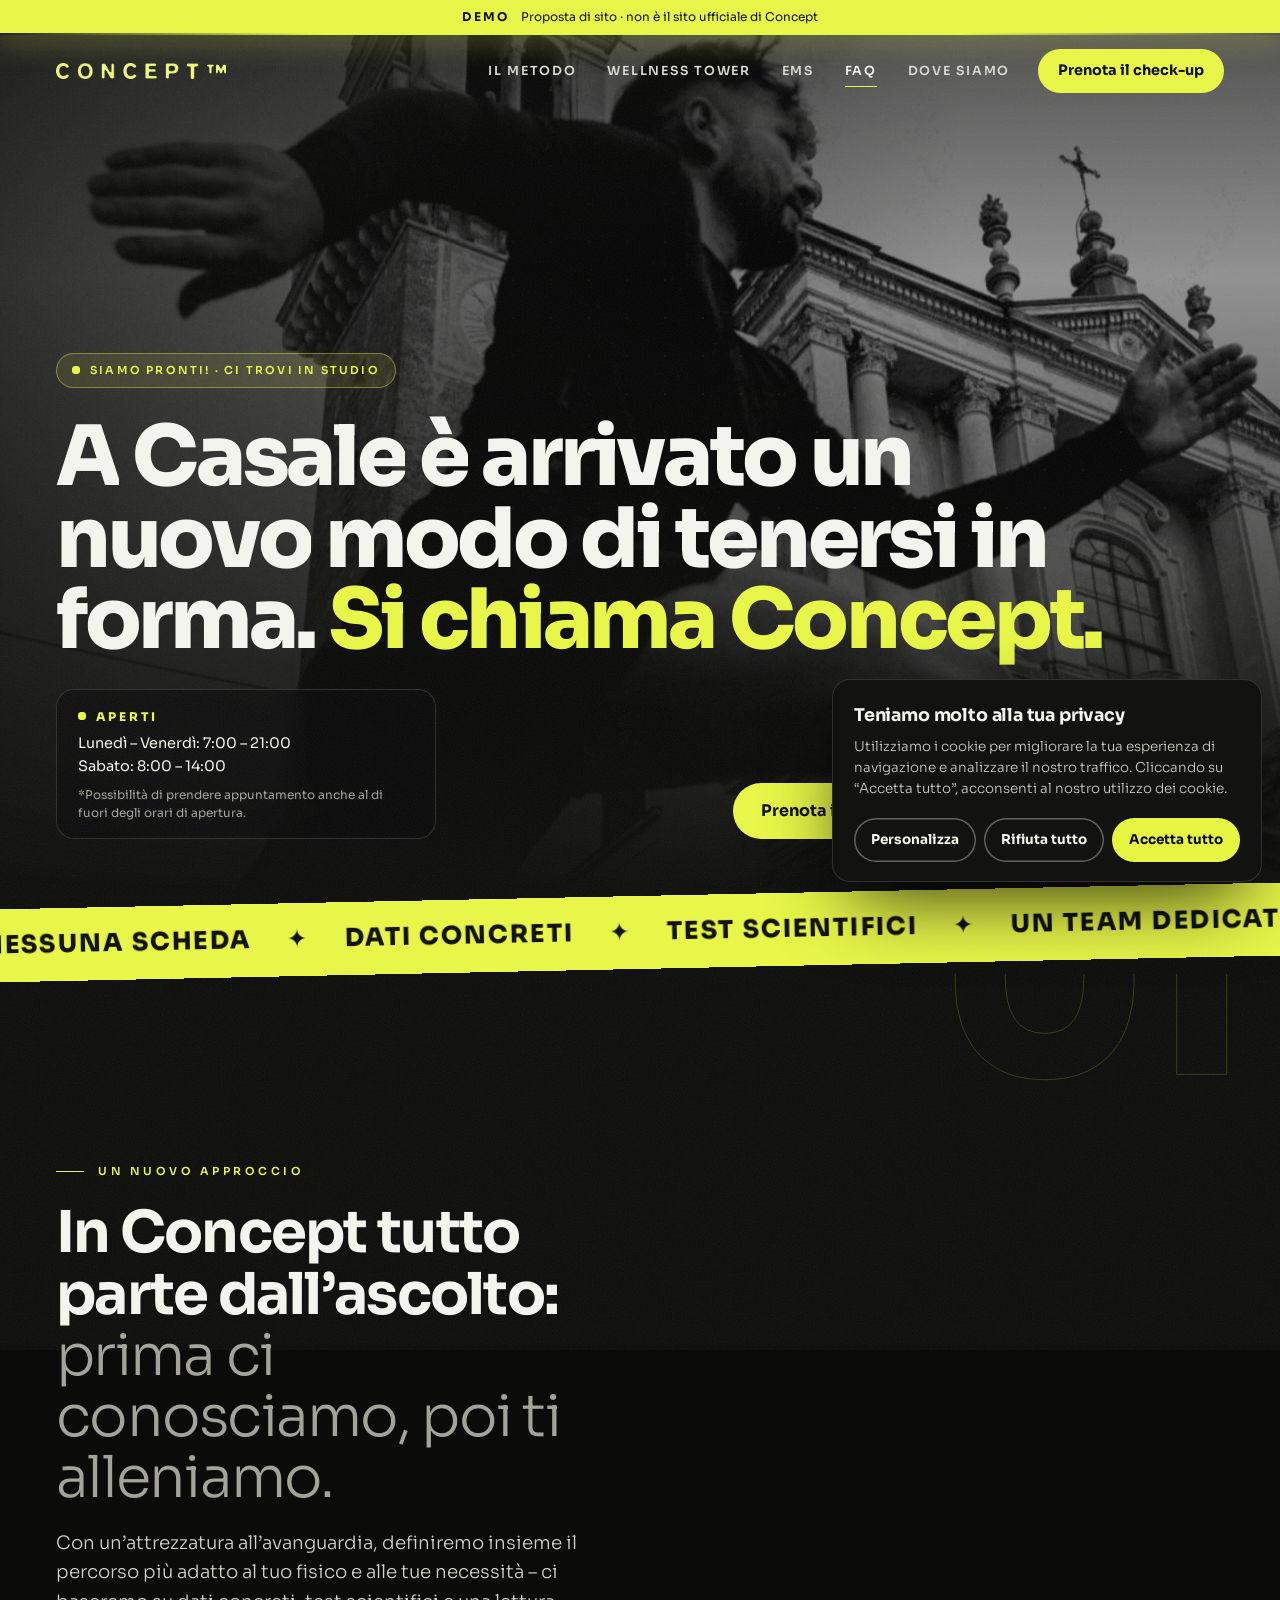
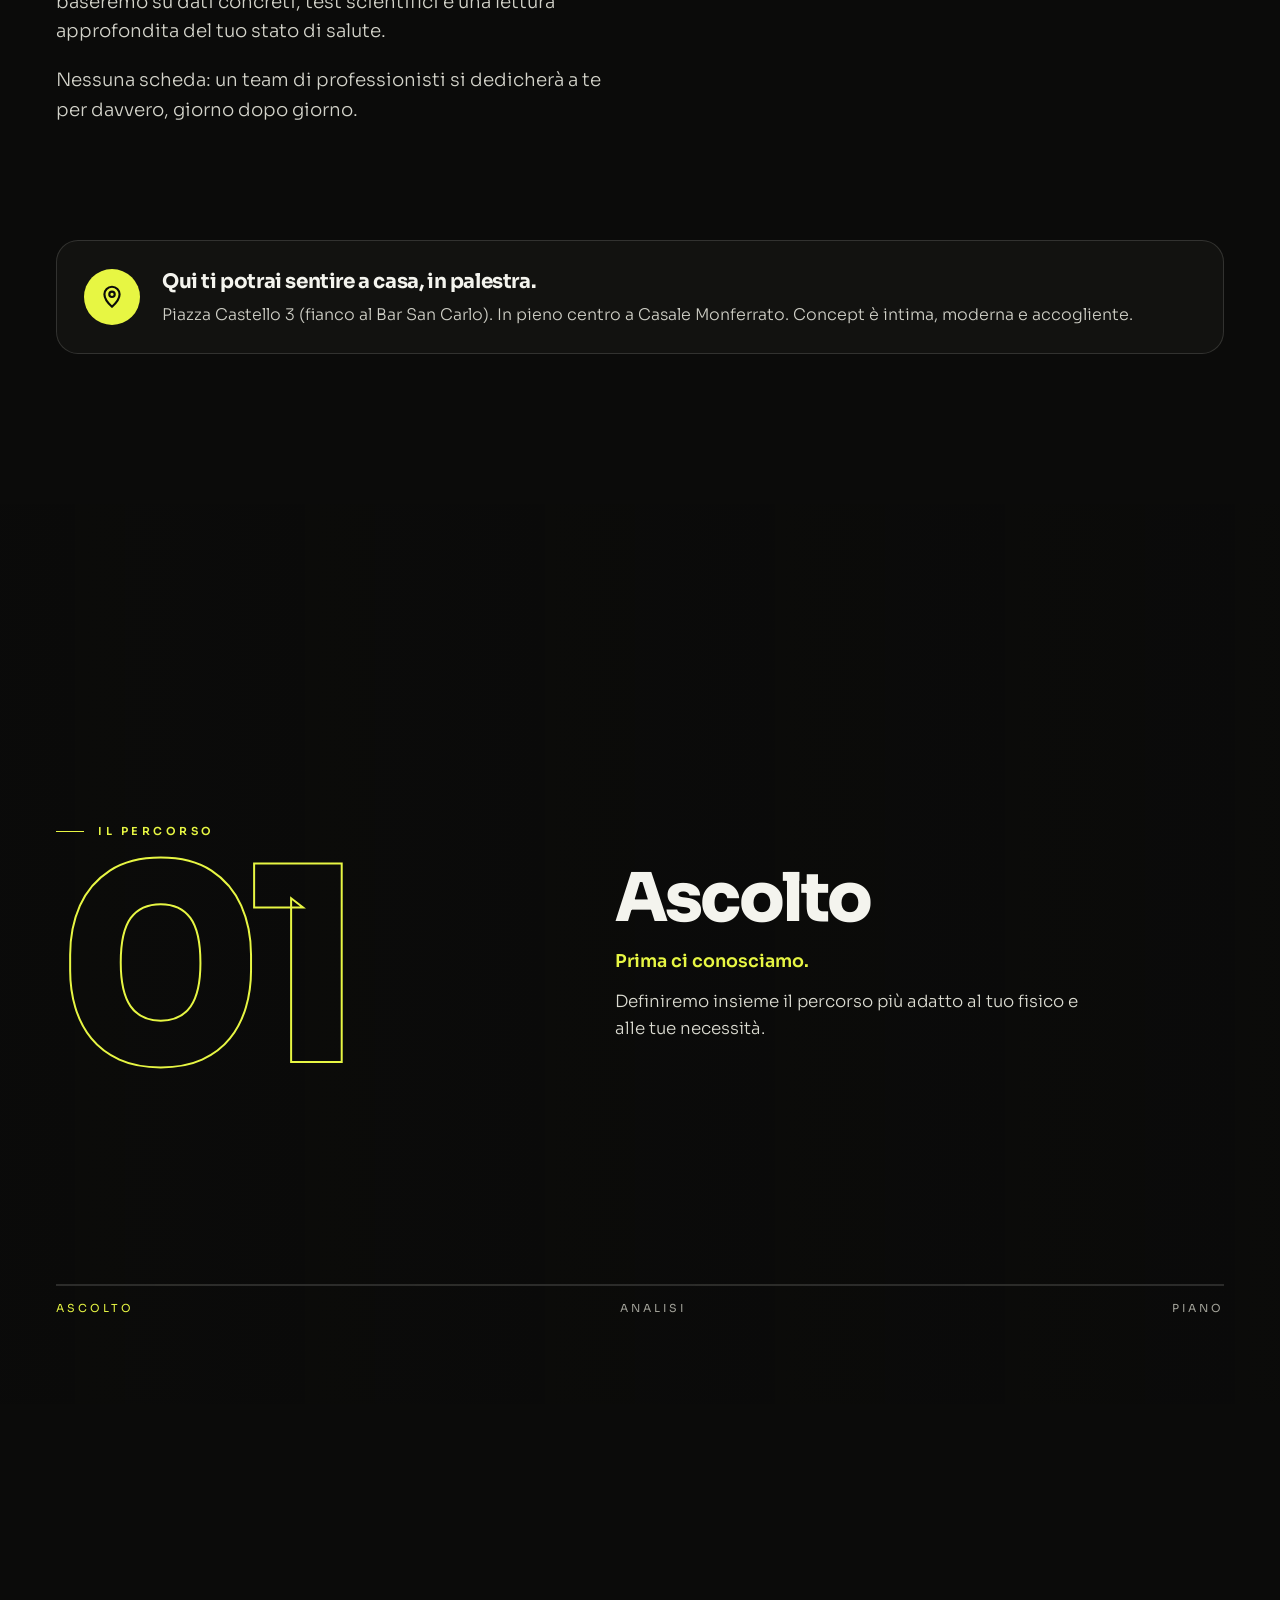
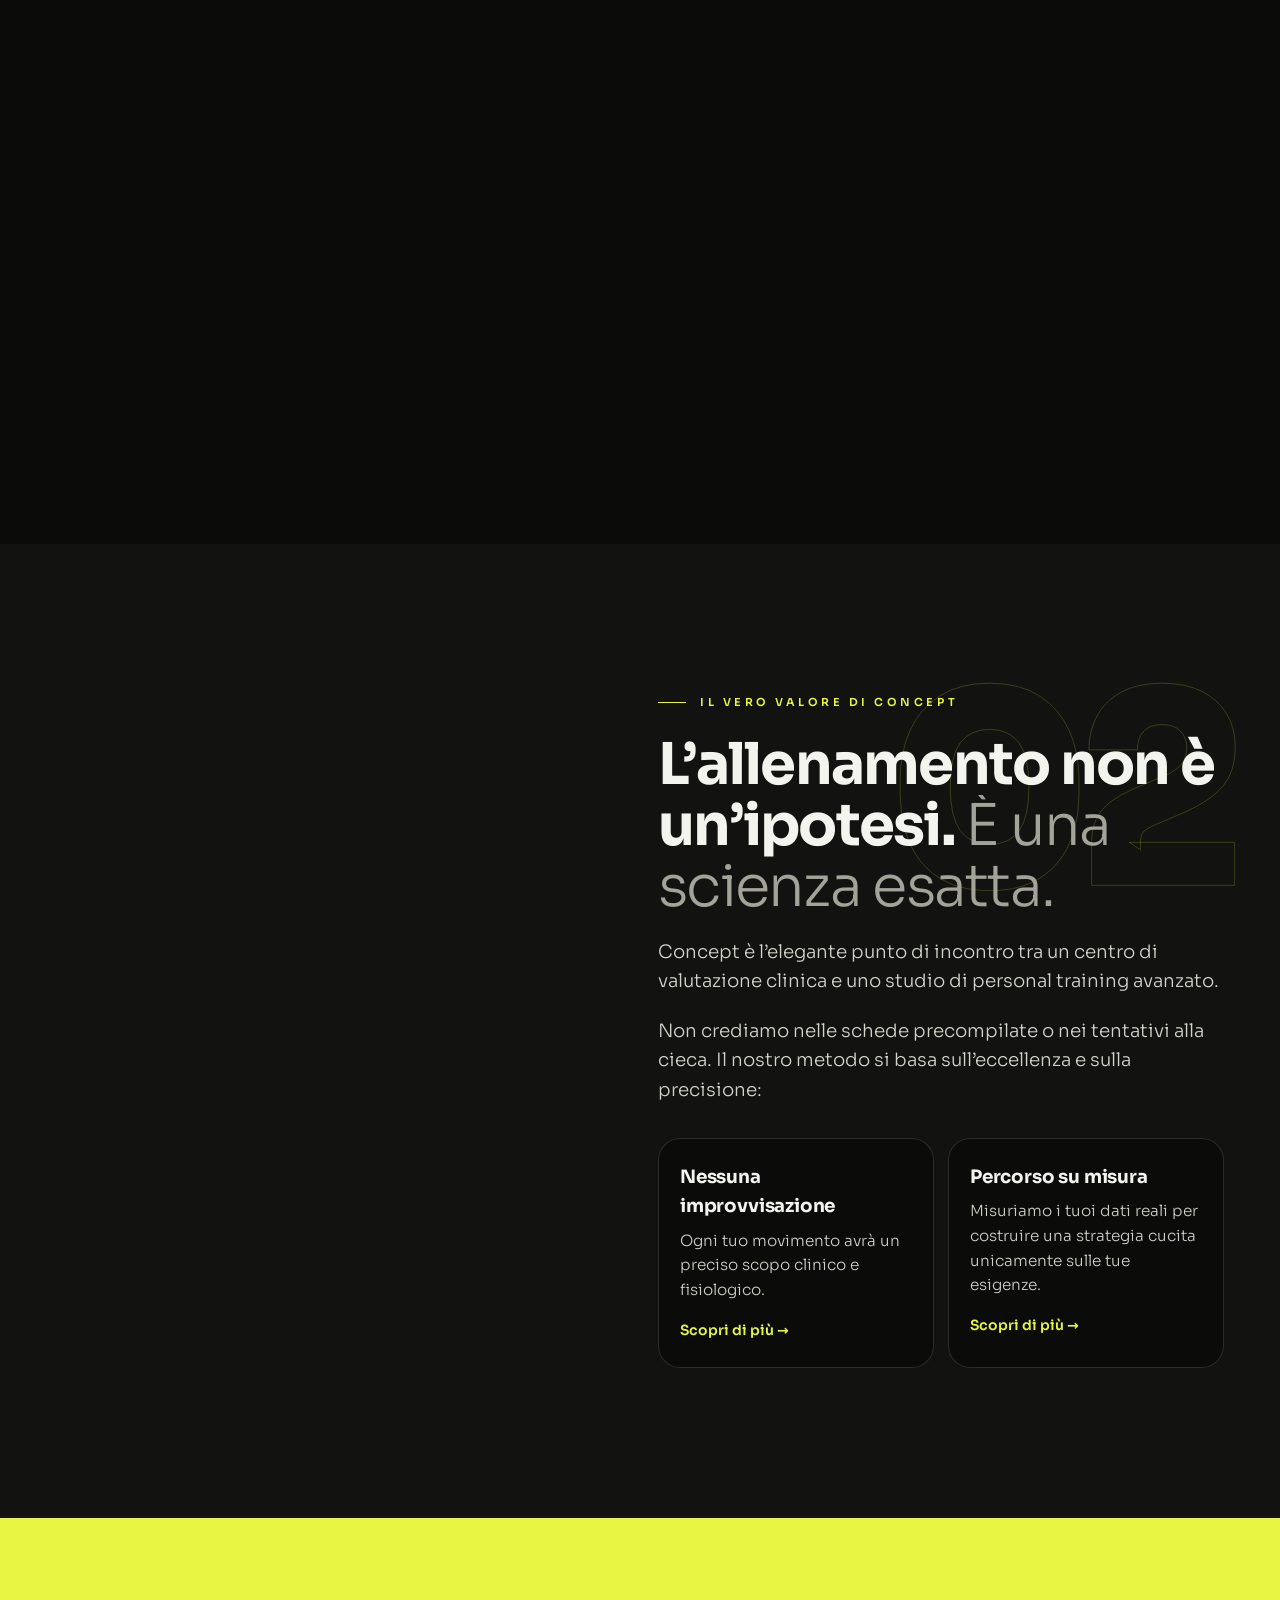
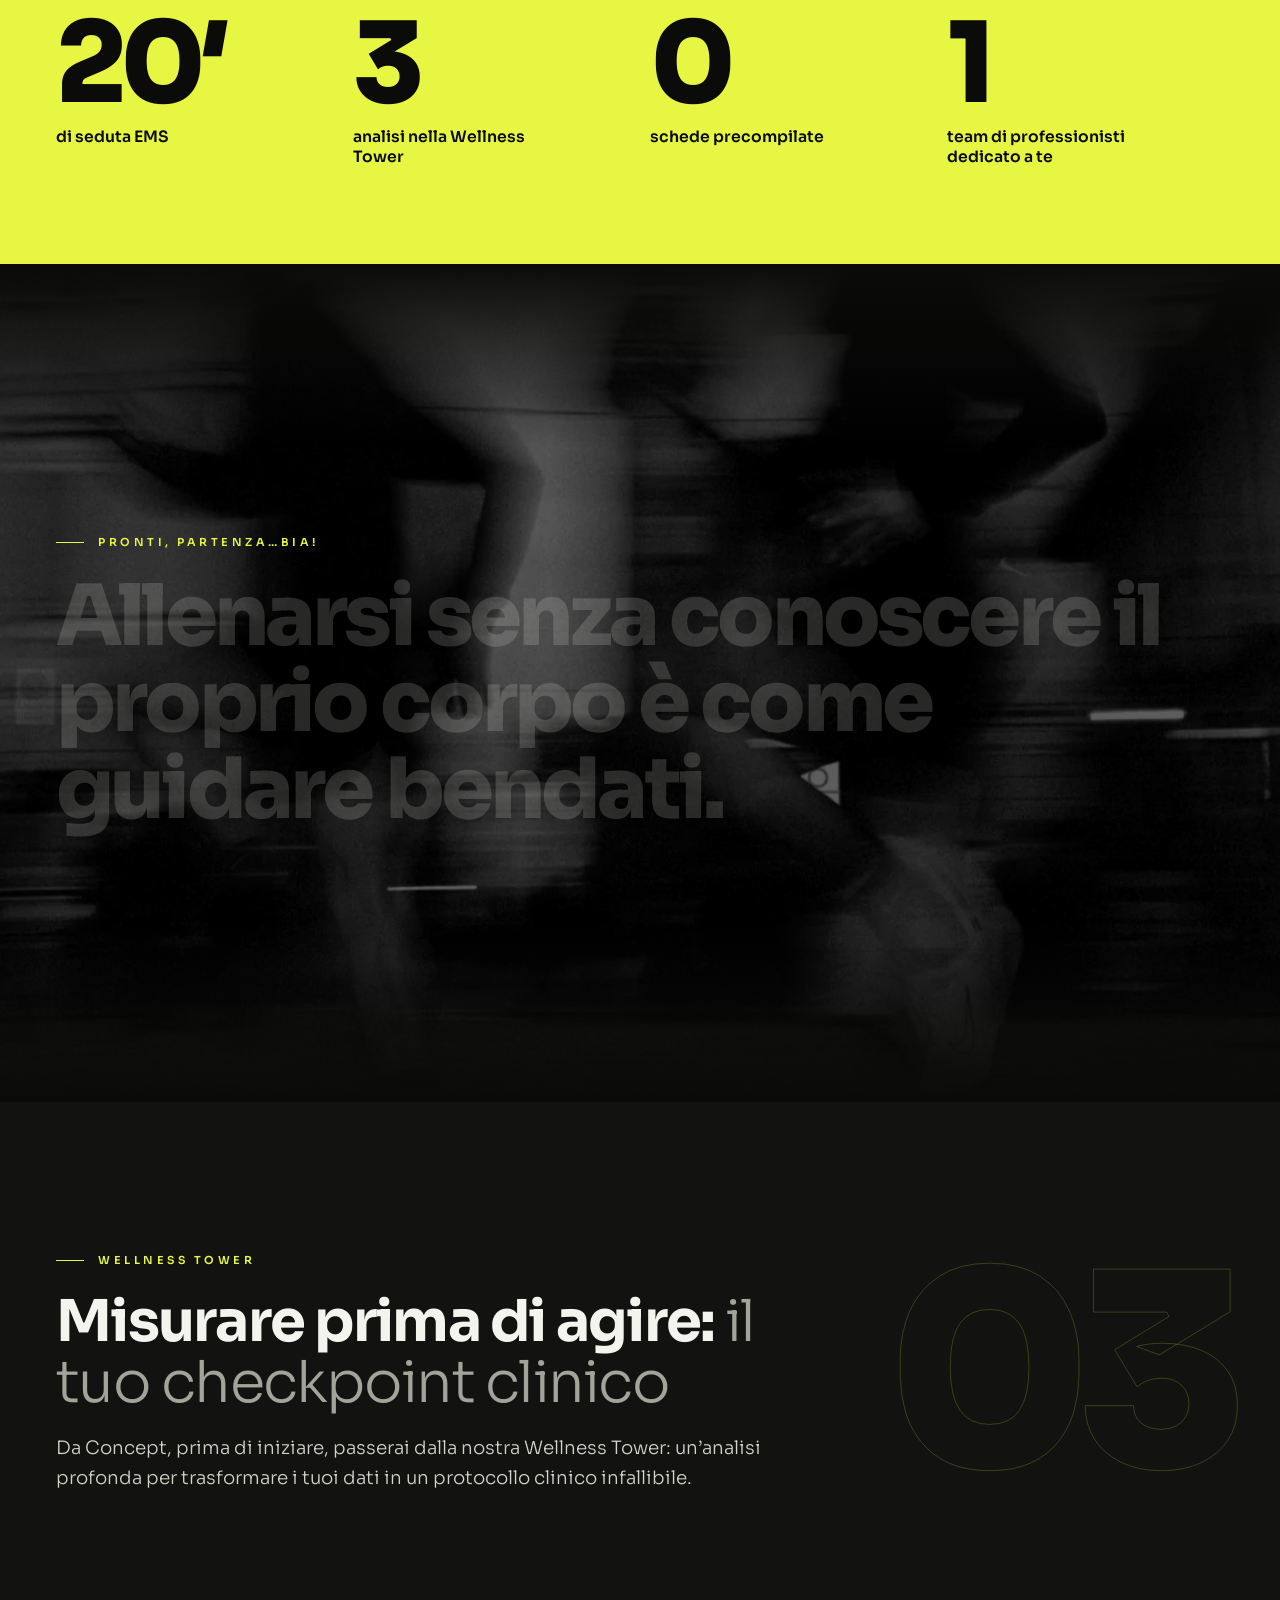
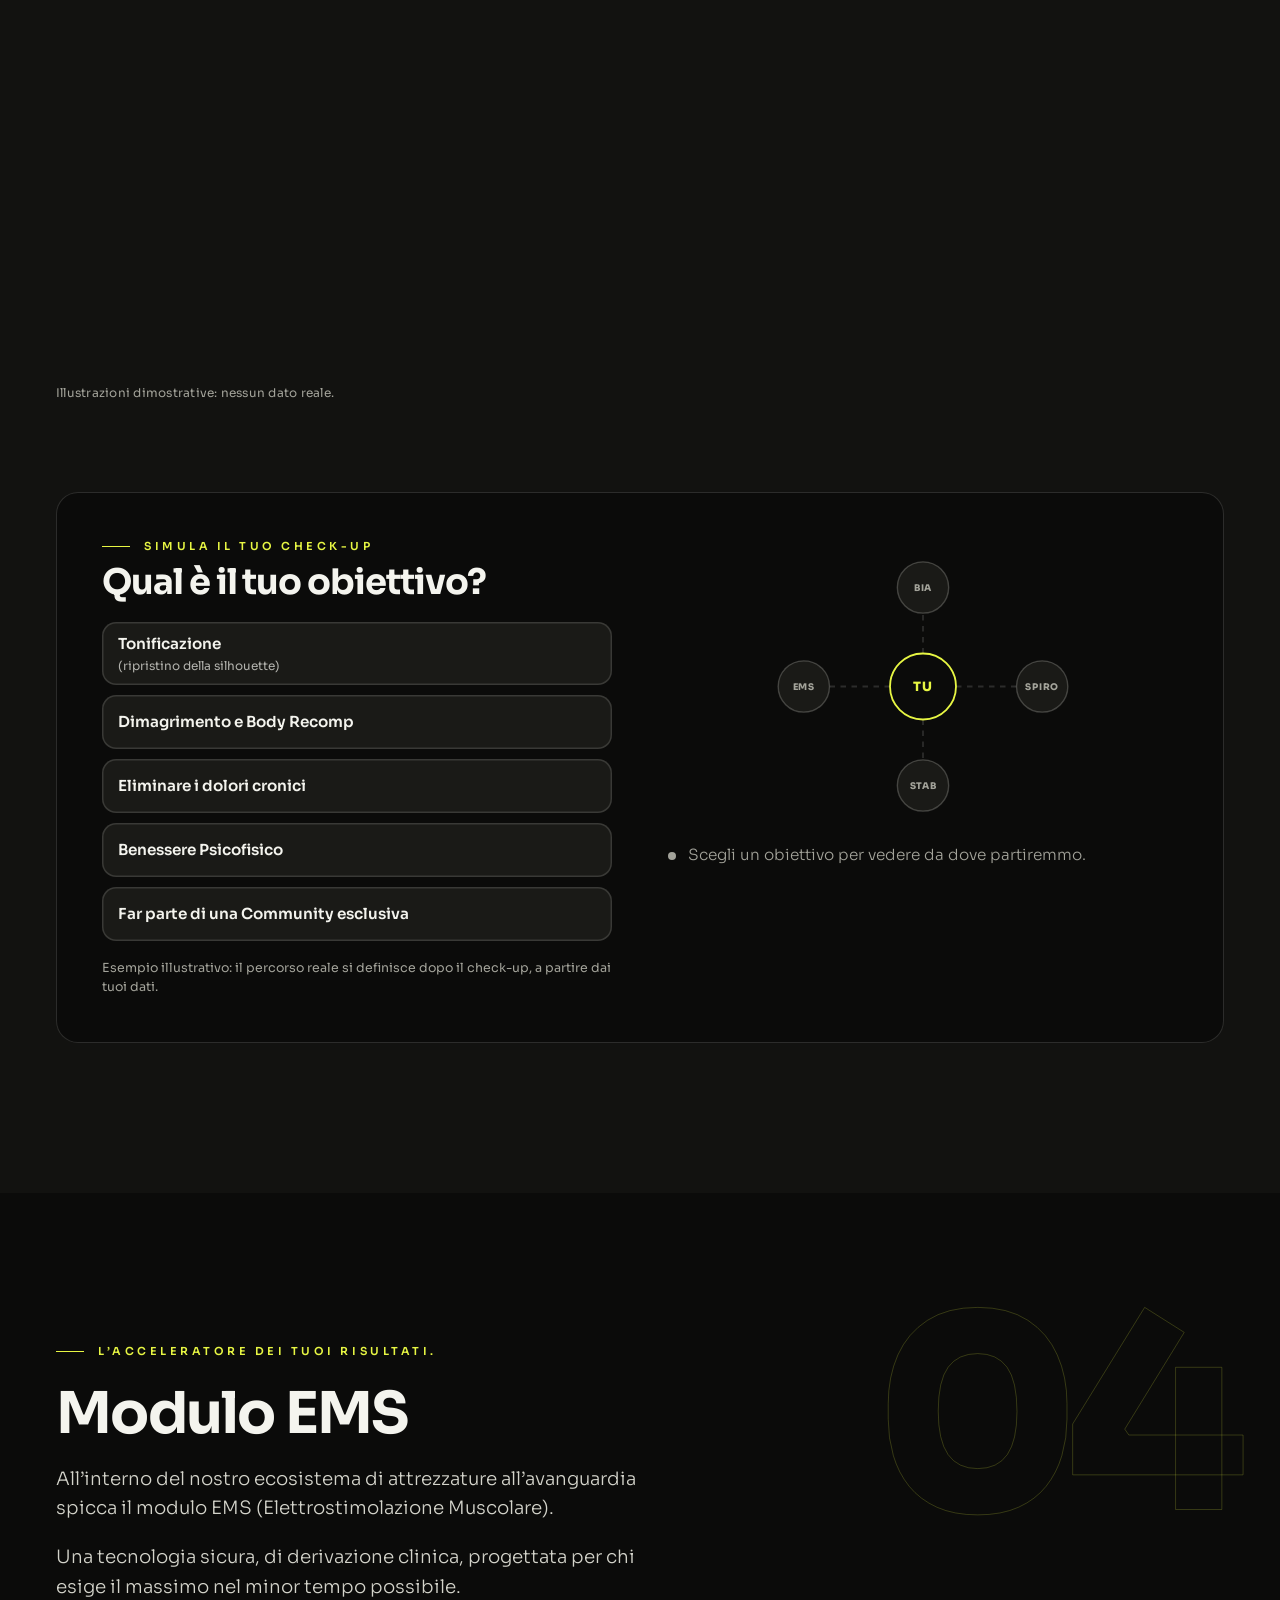
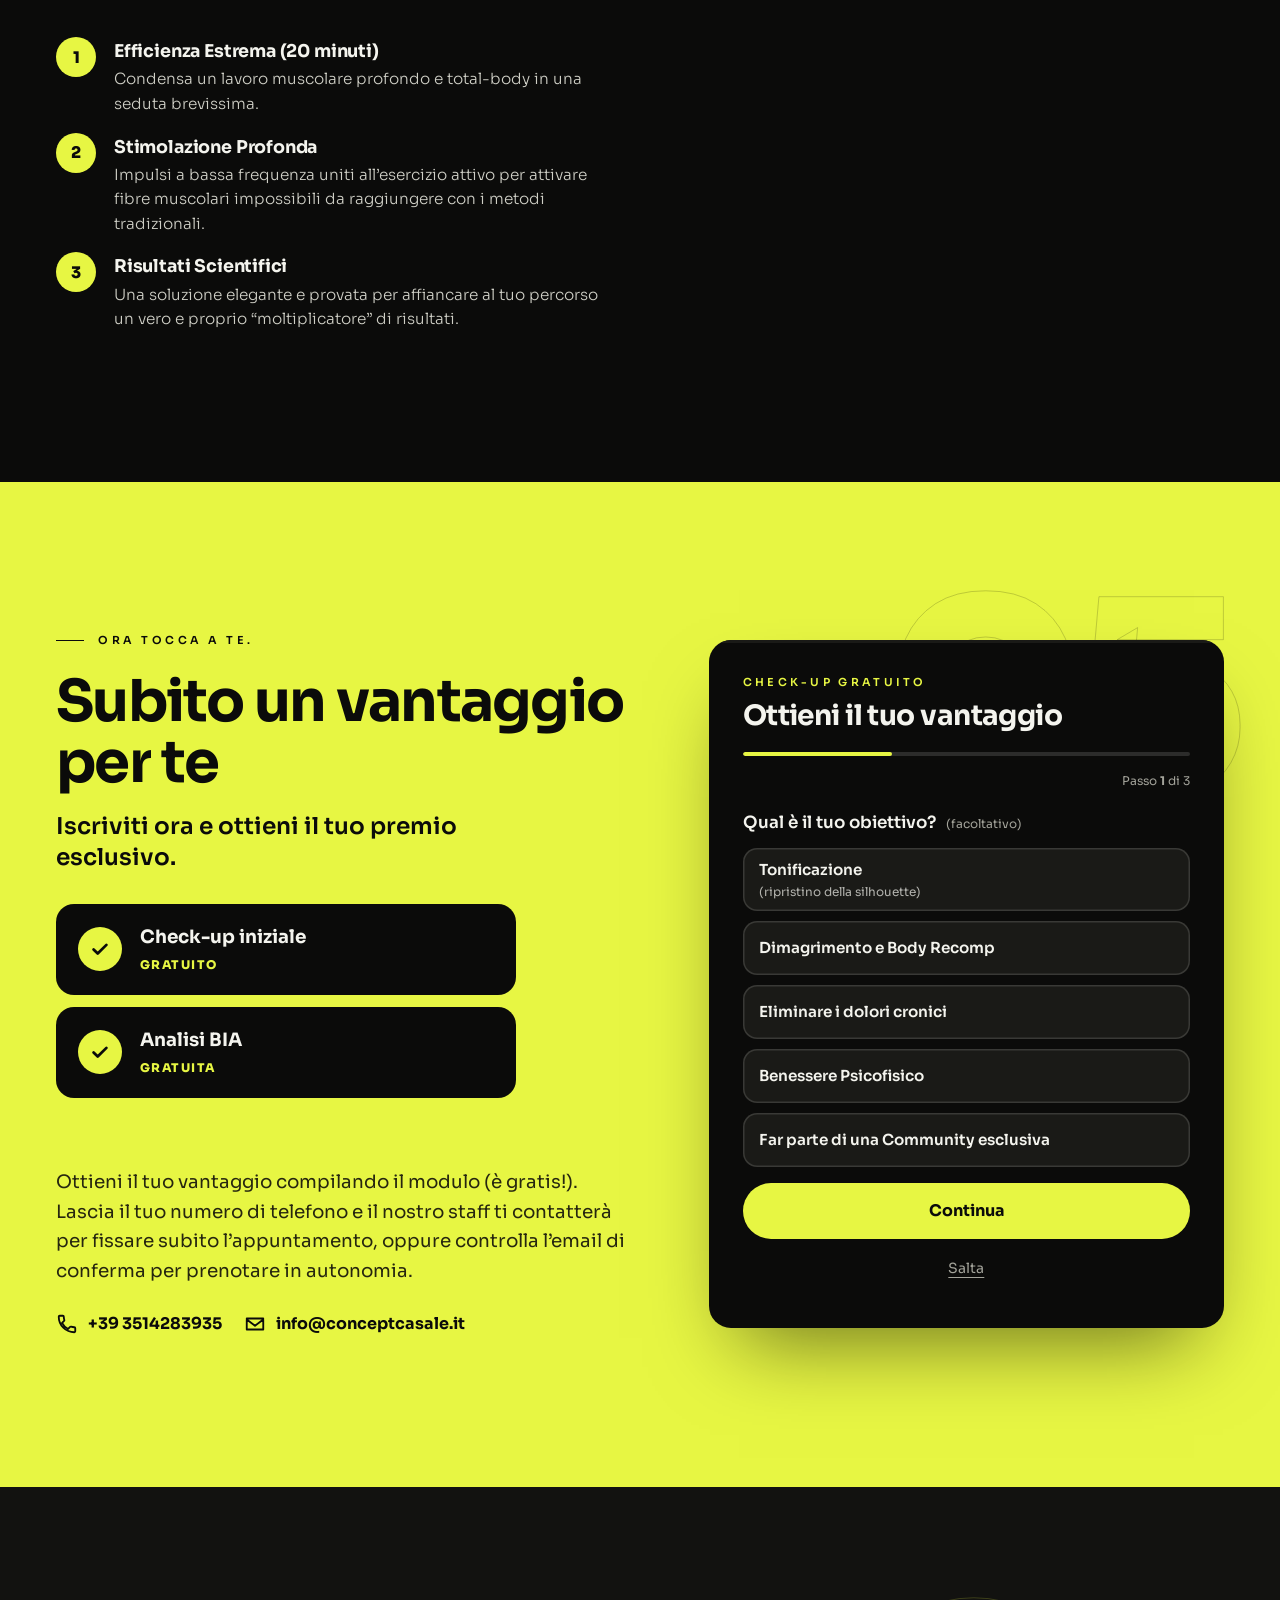
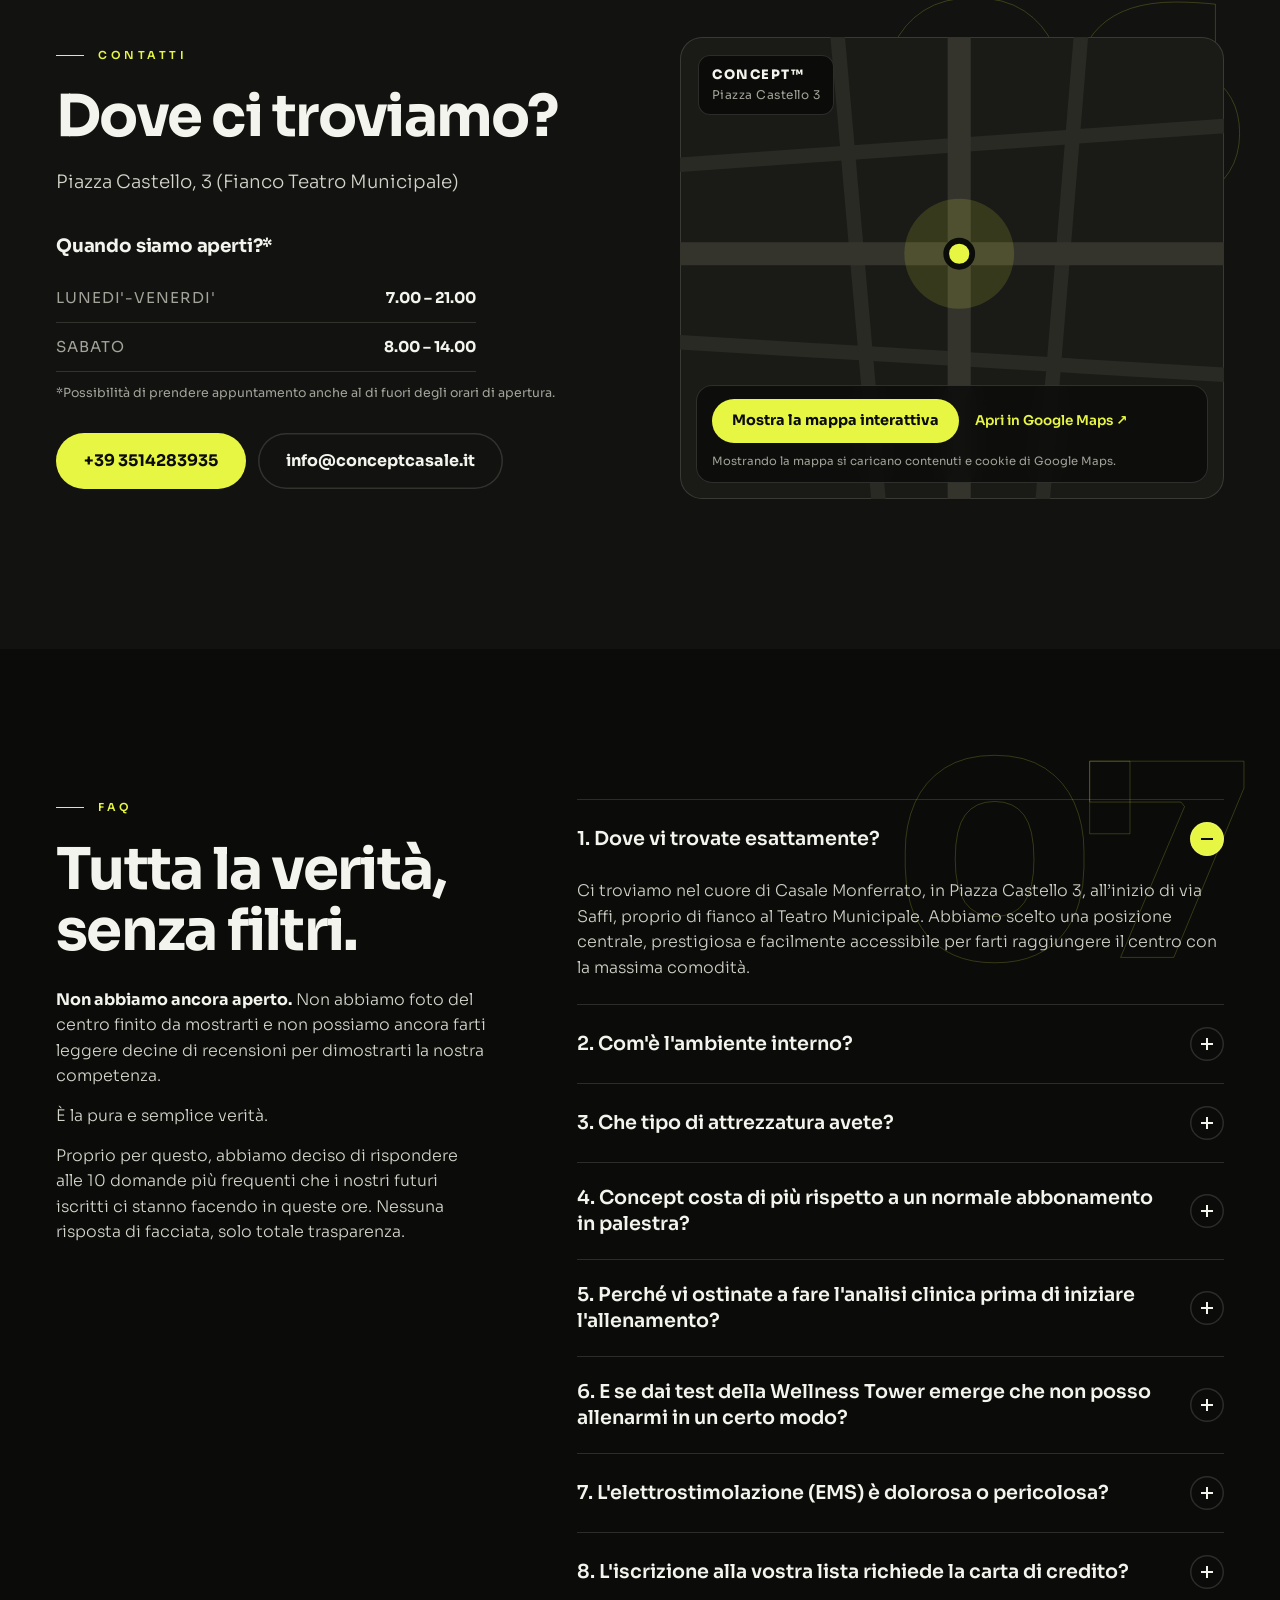
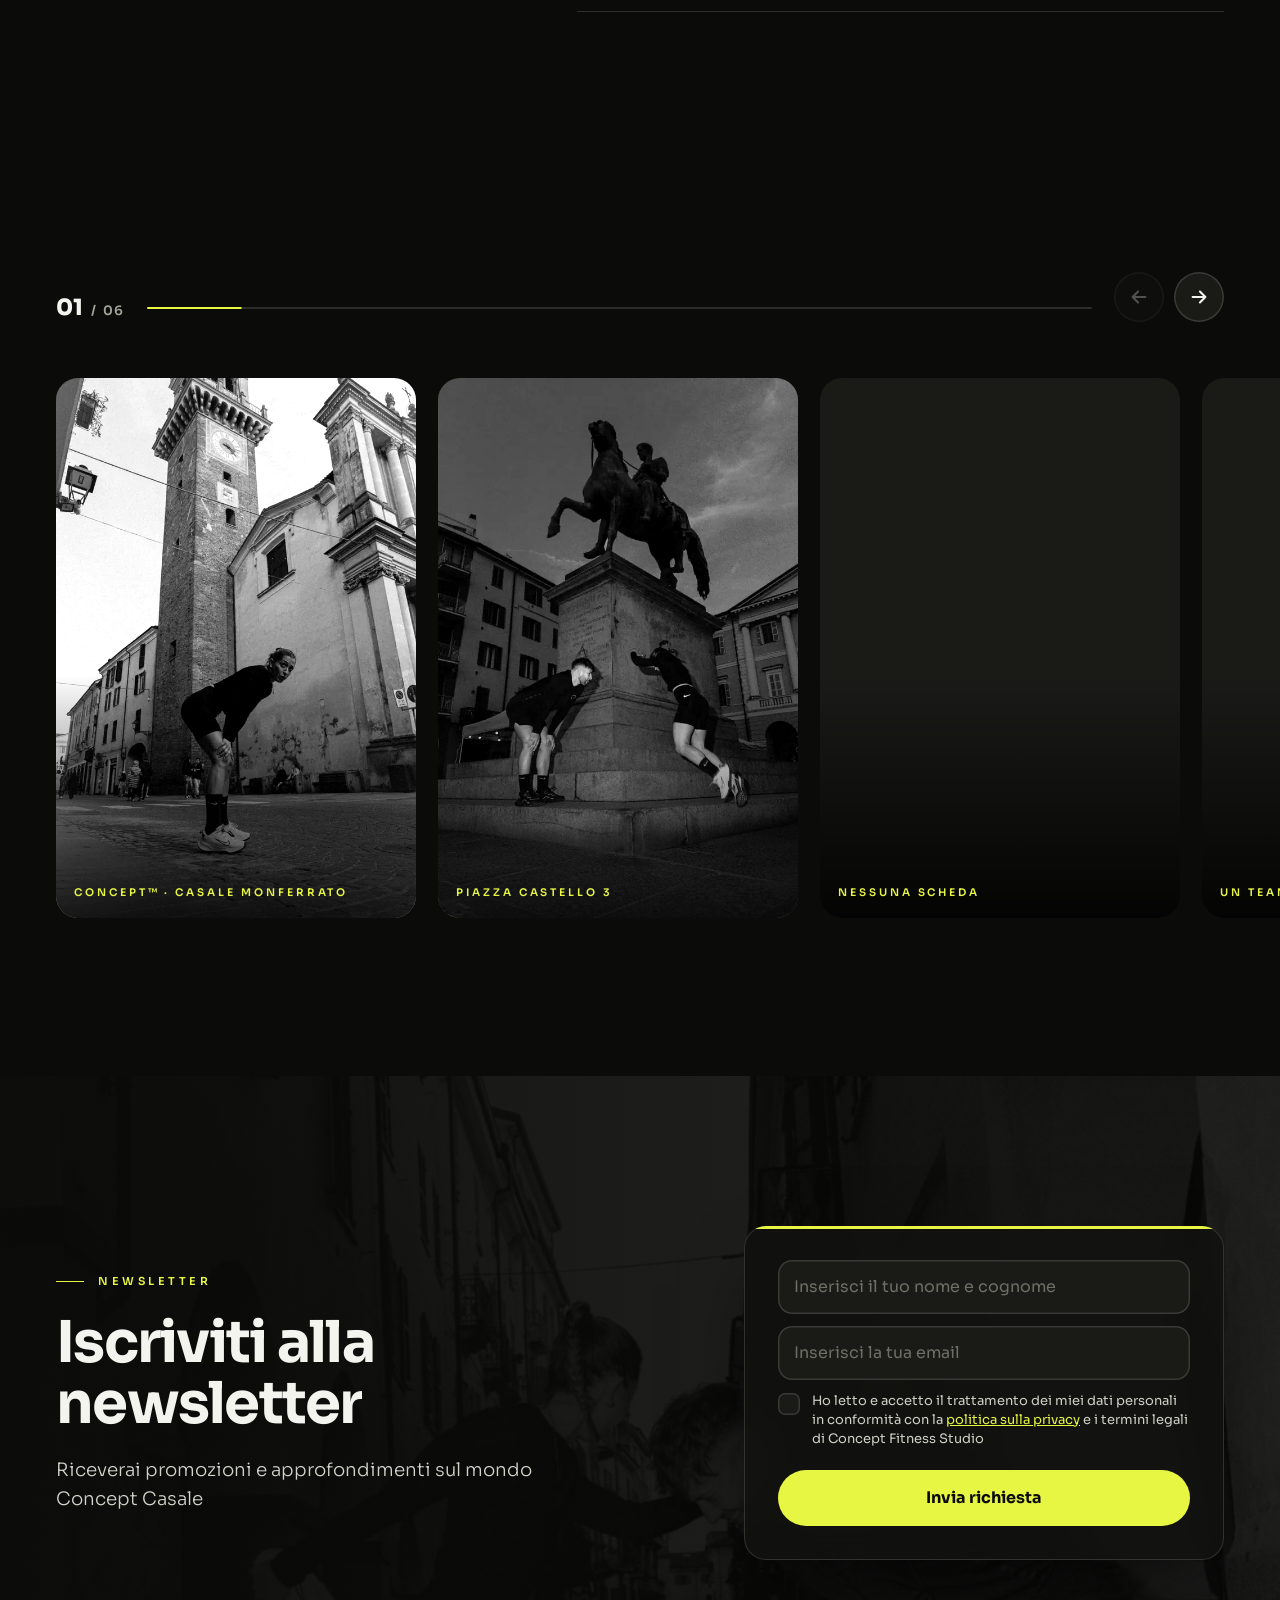
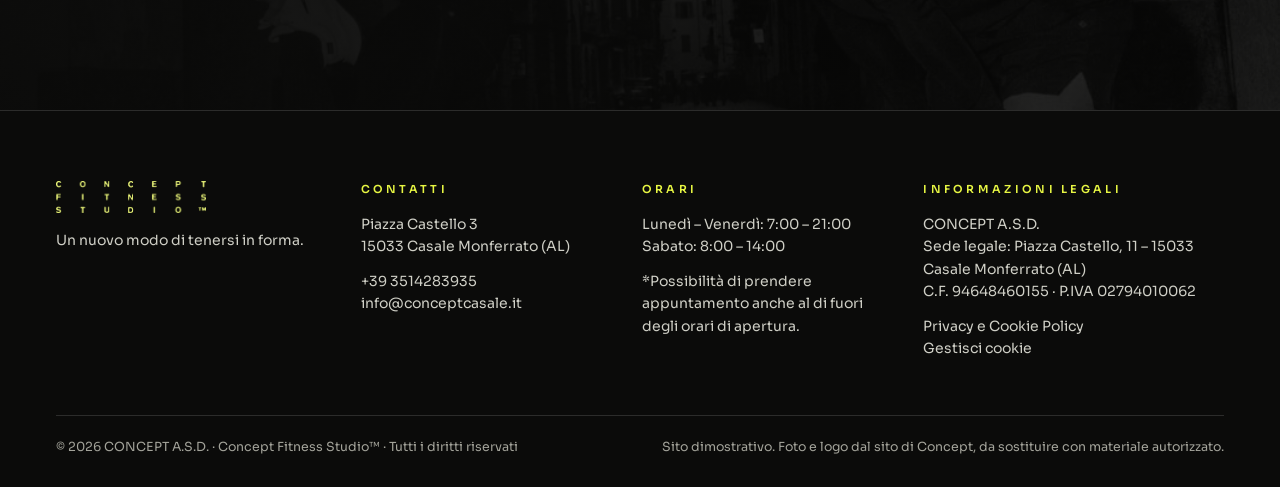
<file: index.html>
<!doctype html>
<html lang="it" class="no-js">
<head>
  <meta charset="utf-8">
  <meta name="viewport" content="width=device-width, initial-scale=1, viewport-fit=cover">
  <title>Concept Casale – Un nuovo modo di tenersi in forma</title>
  <meta name="description" content="Concept Fitness Studio a Casale Monferrato: personal training avanzato in Piazza Castello 3, con Wellness Tower (BIA, spirometria, stabilometria) e modulo EMS. Check-up iniziale e analisi BIA gratuiti.">
  <!-- DEMO: togliere "noindex" quando il sito viene pubblicato dal cliente -->
  <meta name="robots" content="noindex, nofollow">
  <meta name="theme-color" content="#0b0b0a">
  <meta property="og:type" content="website">
  <meta property="og:locale" content="it_IT">
  <meta property="og:title" content="Concept Casale – Un nuovo modo di tenersi in forma">
  <meta property="og:description" content="Prima ci conosciamo, poi ti alleniamo. Check-up iniziale e analisi BIA gratuiti a Casale Monferrato.">
  <meta property="og:image" content="assets/img/concept-gym-casale-4.jpg">
  <link rel="icon" href="assets/img/cropped-C-concept2-192x192.png">
  <link rel="apple-touch-icon" href="assets/img/cropped-C-concept2-180x180.png">
  <link rel="preconnect" href="https://fonts.googleapis.com">
  <link rel="preconnect" href="https://fonts.gstatic.com" crossorigin>
  <link href="https://fonts.googleapis.com/css2?family=Sora:wght@300;400;600;700;800&display=swap" rel="stylesheet">
  <link rel="stylesheet" href="assets/css/base.css">
  <link rel="stylesheet" href="assets/css/site.css">
  <link rel="stylesheet" href="assets/css/motion.css">
  <script>document.documentElement.className = 'js';</script>
  <script type="application/ld+json">
  {
    "@context": "https://schema.org",
    "@type": "HealthClub",
    "name": "Concept Fitness Studio",
    "description": "Studio di personal training avanzato con valutazione iniziale (BIA, spirometria, stabilometria) e modulo EMS.",
    "address": { "@type": "PostalAddress", "streetAddress": "Piazza Castello 3", "addressLocality": "Casale Monferrato", "addressRegion": "AL", "addressCountry": "IT" },
    "telephone": "+393514283935",
    "email": "info@conceptcasale.it",
    "openingHoursSpecification": [
      { "@type": "OpeningHoursSpecification", "dayOfWeek": ["Monday","Tuesday","Wednesday","Thursday","Friday"], "opens": "07:00", "closes": "21:00" },
      { "@type": "OpeningHoursSpecification", "dayOfWeek": "Saturday", "opens": "08:00", "closes": "14:00" }
    ]
  }
  </script>
</head>
<body>

<div class="wipe" aria-hidden="true"></div>
<a class="skip" href="#contenuto">Vai al contenuto</a>

<div class="demo-ribbon" data-demo hidden>
  <strong>DEMO</strong> Proposta di sito · non è il sito ufficiale di Concept
</div>

<!-- ============ HEADER ============ -->
<header class="site-header">
  <a class="logo" href="#top" aria-label="Concept Fitness Studio – inizio pagina">
    <img src="assets/img/LOGO-YELLOW-CONCEPT.png" alt="Concept" width="170" height="16">
  </a>
  <nav class="menu" id="menu" aria-label="Principale">
    <a href="#metodo">Il metodo</a>
    <a href="#wellness-tower">Wellness Tower</a>
    <a href="#ems">EMS</a>
    <a href="#faq">FAQ</a>
    <a href="#dove">Dove siamo</a>
    <a class="btn btn-sm menu-cta" href="#iscriviti">Prenota il check-up</a>
  </nav>
  <a class="btn btn-sm nav-cta" href="#iscriviti">Prenota il check-up</a>
  <button class="burger" type="button" aria-expanded="false" aria-controls="menu" aria-label="Apri il menu"><i></i><i></i></button>
</header>

<!-- ============ HERO ============ -->
<section class="hero hero-site" id="top">
  <div class="hero-media" aria-hidden="true">
    <div class="hero-stage">
      <img src="assets/img/concept-gym-casale-4.webp" srcset="assets/img/concept-gym-casale-4-640.webp 640w, assets/img/concept-gym-casale-4.webp 1066w" sizes="100vw" alt="" fetchpriority="high" decoding="async">
    </div>
    <div class="hero-dots"></div>
    <div class="scan"></div>
  </div>

  <aside class="hero-hud" aria-hidden="true">
    <p class="hud-t"><span class="pulse"></span>Scansione</p>
    <div class="hud-row"><span>BIA</span><i></i></div>
    <div class="hud-row"><span>Spirometria</span><i></i></div>
    <div class="hud-row"><span>Stabilometria</span><i></i></div>
    <p class="hud-n"><b data-hud-num>00</b><small>%</small></p>
    <p class="hud-f">Illustrazione dimostrativa</p>
  </aside>

  <div class="hero-inner" id="contenuto">
    <p class="badge"><span class="pulse" aria-hidden="true"></span>Siamo pronti! · Ci trovi in studio</p>

    <h1 class="display" data-split>A Casale è arrivato un nuovo modo di tenersi in forma. <em>Si chiama Concept.</em></h1>

    <div class="hero-row">
      <div class="open-card reveal">
        <p class="open-label"><span class="pulse" aria-hidden="true"></span>APERTI</p>
        <p>Lunedì – Venerdì: 7:00 – 21:00</p>
        <p>Sabato: 8:00 – 14:00</p>
        <small>*Possibilità di prendere appuntamento anche al di fuori degli orari di apertura.</small>
      </div>
      <div class="hero-cta reveal">
        <a class="btn" href="#iscriviti">Prenota il check-up gratuito<svg viewBox="0 0 24 24" aria-hidden="true"><path d="M5 12h14M13 6l6 6-6 6"/></svg></a>
        <a class="btn btn-line" href="#metodo">Scopri di più</a>
      </div>
    </div>
  </div>
</section>

<!-- ============ MARQUEE ============ -->
<section class="marquee" aria-label="In sintesi">
  <div class="marquee-track" aria-hidden="true">
    <span>Nessuna scheda</span><b>✦</b><span>Dati concreti</span><b>✦</b><span>Test scientifici</span><b>✦</b><span>Un team dedicato a te</span><b>✦</b>
    <span>Nessuna scheda</span><b>✦</b><span>Dati concreti</span><b>✦</b><span>Test scientifici</span><b>✦</b><span>Un team dedicato a te</span><b>✦</b>
  </div>
  <p class="sr-only">Nessuna scheda, dati concreti, test scientifici, un team dedicato a te.</p>
</section>

<main>

<!-- ============ UN NUOVO APPROCCIO ============ -->
<section class="section" id="metodo" data-num="01">
  <div class="wrap split">
    <div class="split-text">
      <p class="label reveal">Un nuovo approccio</p>
      <h2 class="h2" data-split>In Concept tutto parte dall’ascolto: <span class="mute">prima ci conosciamo, poi ti alleniamo.</span></h2>
      <p class="body reveal">Con un’attrezzatura all’avanguardia, definiremo insieme il percorso più adatto al tuo fisico e alle tue necessità – ci baseremo su dati concreti, test scientifici e una lettura approfondita del tuo stato di salute.</p>
      <p class="body reveal">Nessuna scheda: un team di professionisti si dedicherà a te per davvero, giorno dopo giorno.</p>
    </div>
    <figure class="photo reveal" data-parallax>
      <img loading="lazy" decoding="async" src="assets/img/concept-gym-casale-1.webp" srcset="assets/img/concept-gym-casale-1-640.webp 640w, assets/img/concept-gym-casale-1.webp 1066w" sizes="(min-width: 900px) 40vw, 90vw" alt="Due atleti di Concept su una scalinata storica di Casale Monferrato">
    </figure>
  </div>

  <div class="wrap place reveal" data-reveal="zoom">
    <span class="place-ico" aria-hidden="true"><svg viewBox="0 0 24 24"><path d="M12 21s-7-6.2-7-11.5A7 7 0 0 1 19 9.5C19 14.8 12 21 12 21Z"/><circle cx="12" cy="9.5" r="2.5"/></svg></span>
    <div>
      <h3>Qui ti potrai sentire a casa, in palestra.</h3>
      <p>Piazza Castello 3 (fianco al Bar San Carlo). In pieno centro a Casale Monferrato. Concept è intima, moderna e accogliente.</p>
    </div>
  </div>
</section>

<!-- ============ IL PERCORSO (scroll a tappe) ============ -->
<section class="process" id="percorso" data-process aria-label="Il percorso: ascolto, analisi, il tuo piano">
  <div class="process-pin">
    <div class="process-bg" aria-hidden="true">
      <img class="pbg is-active" loading="lazy" decoding="async" src="assets/img/concept-gym-casale-1.webp" srcset="assets/img/concept-gym-casale-1-640.webp 640w, assets/img/concept-gym-casale-1.webp 1066w" sizes="100vw" alt="">
      <img class="pbg" loading="lazy" decoding="async" src="assets/img/concept-gym-casale-10.webp" srcset="assets/img/concept-gym-casale-10-640.webp 640w, assets/img/concept-gym-casale-10.webp 1066w" sizes="100vw" alt="">
      <img class="pbg" loading="lazy" decoding="async" src="assets/img/concept-gym-casale-3.webp" srcset="assets/img/concept-gym-casale-3-640.webp 640w, assets/img/concept-gym-casale-3.webp 1066w" sizes="100vw" alt="">
    </div>
    <div class="process-grid">
      <div class="process-left">
        <p class="label">Il percorso</p>
        <div class="process-num" aria-hidden="true"><span class="is-active">01</span><span>02</span><span>03</span></div>
      </div>
      <div class="process-steps">
        <article class="pstep is-active">
          <h3>Ascolto</h3>
          <p class="pl">Prima ci conosciamo.</p>
          <p>Definiremo insieme il percorso più adatto al tuo fisico e alle tue necessità.</p>
        </article>
        <article class="pstep">
          <h3>Analisi</h3>
          <p class="pl">Misuriamo prima di agire.</p>
          <p>Passi dalla nostra Wellness Tower: BIA, spirometria clinica, stabilometria e mobilità.</p>
        </article>
        <article class="pstep">
          <h3>Il tuo piano</h3>
          <p class="pl">Poi ti alleniamo.</p>
          <p>Una strategia cucita unicamente sulle tue esigenze. Poi sceglierai se allenarti con noi.</p>
        </article>
      </div>
    </div>
    <div class="process-rail" aria-hidden="true"><i></i><span class="is-active">Ascolto</span><span>Analisi</span><span>Piano</span></div>
  </div>
</section>

<!-- ============ IL VERO VALORE ============ -->
<section class="section value" id="valore" data-num="02">
  <div class="wrap split split-rev">
    <figure class="photo reveal" data-parallax>
      <img loading="lazy" decoding="async" src="assets/img/concept-gym-casale-2-1.webp" srcset="assets/img/concept-gym-casale-2-1-640.webp 640w, assets/img/concept-gym-casale-2-1.webp 1066w" sizes="(min-width: 900px) 40vw, 90vw" alt="Due atleti di Concept su un muro di mattoni">
    </figure>
    <div class="split-text">
      <p class="label reveal">Il vero valore di Concept</p>
      <h2 class="h2" data-split>L’allenamento non è un’ipotesi. <span class="mute">È una scienza esatta.</span></h2>
      <p class="body reveal">Concept è l’elegante punto di incontro tra un centro di valutazione clinica e uno studio di personal training avanzato.</p>
      <p class="body reveal">Non crediamo nelle schede precompilate o nei tentativi alla cieca. Il nostro metodo si basa sull’eccellenza e sulla precisione:</p>

      <div class="vcards">
        <article class="vcard reveal" data-reveal="left">
          <h3>Nessuna improvvisazione</h3>
          <p>Ogni tuo movimento avrà un preciso scopo clinico e fisiologico.</p>
          <a class="more" href="#iscriviti">Scopri di più <span aria-hidden="true">→</span></a>
        </article>
        <article class="vcard reveal" data-reveal="right">
          <h3>Percorso su misura</h3>
          <p>Misuriamo i tuoi dati reali per costruire una strategia cucita unicamente sulle tue esigenze.</p>
          <a class="more" href="#iscriviti">Scopri di più <span aria-hidden="true">→</span></a>
        </article>
      </div>
    </div>
  </div>
</section>

<!-- ============ CONCEPT IN NUMERI ============ -->
<section class="numbers" aria-label="Concept in numeri">
  <div class="wrap numbers-grid" data-stagger>
    <div class="num reveal" data-reveal="zoom"><b><span data-count="20">20</span>′</b><p>di seduta EMS</p></div>
    <div class="num reveal" data-reveal="zoom"><b><span data-count="3">3</span></b><p>analisi nella Wellness Tower</p></div>
    <div class="num reveal" data-reveal="zoom"><b>0</b><p>schede precompilate</p></div>
    <div class="num reveal" data-reveal="zoom"><b><span data-count="1">1</span></b><p>team di professionisti dedicato a te</p></div>
  </div>
</section>

<!-- ============ CITAZIONE A TUTTO SCHERMO ============ -->
<section class="statement" aria-label="Pronti, Partenza…BIA!">
  <div class="statement-bg" aria-hidden="true">
    <img loading="lazy" decoding="async" src="assets/img/concept-gym-casale-15.webp" srcset="assets/img/concept-gym-casale-15-640.webp 640w, assets/img/concept-gym-casale-15.webp 1066w" sizes="100vw" alt="">
  </div>
  <div class="wrap">
    <p class="label reveal">Pronti, Partenza…BIA!</p>
    <blockquote class="quote" data-scrub>Allenarsi senza conoscere il proprio corpo è come guidare bendati.</blockquote>
  </div>
</section>

<!-- ============ WELLNESS TOWER ============ -->
<section class="section tower" id="wellness-tower" data-num="03">
  <div class="wrap">
    <p class="label reveal">Wellness Tower</p>
    <h2 class="h2" data-split>Misurare prima di agire: <span class="mute">il tuo checkpoint clinico</span></h2>
    <p class="body reveal">Da Concept, prima di iniziare, passerai dalla nostra Wellness Tower: un’analisi profonda per trasformare i tuoi dati in un protocollo clinico infallibile.</p>

    <div class="tower-grid" data-stagger>
      <article class="tcard reveal" data-reveal="zoom">
        <div class="viz viz-bia" aria-hidden="true">
          <div class="bar"><span>Massa magra</span><i style="--d:0s"></i></div>
          <div class="bar"><span>Massa grassa</span><i style="--d:.35s"></i></div>
          <div class="bar"><span>Idratazione</span><i style="--d:.7s"></i></div>
        </div>
        <h3>BIA <small>(Bioimpedenziometria)</small></h3>
        <p>Oltre il peso. Analizziamo la tua reale composizione corporea (massa magra, grassa, idratazione e stato infiammatorio).</p>
      </article>

      <article class="tcard reveal" data-reveal="zoom">
        <div class="viz viz-spiro" aria-hidden="true">
          <svg viewBox="0 0 220 110" preserveAspectRatio="none">
            <path class="wave" d="M0 55 C 20 10, 40 10, 60 55 S 100 100, 120 55 S 160 10, 180 55 S 210 90, 220 55"/>
            <path class="wave w2" d="M0 55 C 20 25, 40 25, 60 55 S 100 85, 120 55 S 160 25, 180 55 S 210 75, 220 55"/>
          </svg>
          <span class="ring"></span>
        </div>
        <h3>Spirometria Clinica</h3>
        <p>Ottimizziamo il tuo “carburante”. Valutiamo la tua capacità respiratoria per massimizzare le tue energie durante lo sforzo.</p>
      </article>

      <article class="tcard reveal" data-reveal="zoom">
        <div class="viz viz-stab" aria-hidden="true">
          <span class="cross"></span><span class="target"></span><span class="dot"></span>
        </div>
        <h3>Stabilometria e Mobilità</h3>
        <p>Preveniamo gli infortuni. Mappiamo la tua postura e i tuoi movimenti per correggere squilibri invisibili.</p>
      </article>
    </div>
    <p class="caption reveal">Illustrazioni dimostrative: nessun dato reale.</p>

    <!-- Simulatore -->
    <div class="sim reveal" id="simulatore" data-sim>
      <div class="sim-left">
        <p class="label">Simula il tuo check-up</p>
        <h3 class="sim-title">Qual è il tuo obiettivo?</h3>
        <div class="sim-chips chips" data-sim-chips role="radiogroup" aria-label="Scegli il tuo obiettivo"></div>
        <p class="fine">Esempio illustrativo: il percorso reale si definisce dopo il check-up, a partire dai tuoi dati.</p>
      </div>
      <div class="sim-right" aria-live="polite">
        <svg class="sim-svg" viewBox="0 0 360 300" aria-hidden="true">
          <g class="links">
            <path class="link" data-link="bia" d="M180 150 L180 56"/>
            <path class="link" data-link="spiro" d="M180 150 L296 150"/>
            <path class="link" data-link="stab" d="M180 150 L180 244"/>
            <path class="link" data-link="ems" d="M180 150 L64 150"/>
          </g>
          <g class="node" data-node="bia"><circle cx="180" cy="42" r="28"/><text x="180" y="46">BIA</text></g>
          <g class="node" data-node="spiro"><circle cx="310" cy="150" r="28"/><text x="310" y="154">SPIRO</text></g>
          <g class="node" data-node="stab"><circle cx="180" cy="258" r="28"/><text x="180" y="262">STAB</text></g>
          <g class="node" data-node="ems"><circle cx="50" cy="150" r="28"/><text x="50" y="154">EMS</text></g>
          <g class="core"><circle cx="180" cy="150" r="36"/><text x="180" y="155">TU</text></g>
        </svg>
        <ul class="sim-out" data-sim-out><li class="sim-hint">Scegli un obiettivo per vedere da dove partiremmo.</li></ul>
        <a class="btn" href="#iscriviti" data-prefill hidden>Prenota il check-up gratuito<svg viewBox="0 0 24 24" aria-hidden="true"><path d="M5 12h14M13 6l6 6-6 6"/></svg></a>
      </div>
    </div>
  </div>
</section>

<!-- ============ MODULO EMS ============ -->
<section class="section ems" id="ems" data-num="04">
  <div class="wrap ems-grid">
    <div>
      <p class="label reveal">L’acceleratore dei tuoi risultati.</p>
      <h2 class="h2" data-split>Modulo EMS</h2>
      <p class="body reveal">All’interno del nostro ecosistema di attrezzature all’avanguardia spicca il modulo EMS (Elettrostimolazione Muscolare).</p>
      <p class="body reveal">Una tecnologia sicura, di derivazione clinica, progettata per chi esige il massimo nel minor tempo possibile.</p>

      <ol class="ems-list" data-stagger>
        <li class="reveal" data-reveal="left"><span class="n">1</span><div><h3>Efficienza Estrema (20 minuti)</h3><p>Condensa un lavoro muscolare profondo e total-body in una seduta brevissima.</p></div></li>
        <li class="reveal" data-reveal="left"><span class="n">2</span><div><h3>Stimolazione Profonda</h3><p>Impulsi a bassa frequenza uniti all’esercizio attivo per attivare fibre muscolari impossibili da raggiungere con i metodi tradizionali.</p></div></li>
        <li class="reveal" data-reveal="left"><span class="n">3</span><div><h3>Risultati Scientifici</h3><p>Una soluzione elegante e provata per affiancare al tuo percorso un vero e proprio “moltiplicatore” di risultati.</p></div></li>
      </ol>
    </div>
    <div class="ems-viz reveal" data-reveal="zoom" aria-hidden="true">
      <svg viewBox="0 0 200 200" class="ems-ring"><circle cx="100" cy="100" r="86" class="ems-track"/><circle cx="100" cy="100" r="86" class="ems-prog"/></svg>
      <div class="ems-center"><b><span data-ems-num>20</span>′</b><span>seduta total-body</span></div>
      <svg class="ems-wave" viewBox="0 0 120 24" preserveAspectRatio="none"><path d="M0 12 Q 7.5 -4 15 12 T 30 12 T 45 12 T 60 12 T 75 12 T 90 12 T 105 12 T 120 12"/></svg>
    </div>
  </div>
</section>

<!-- ============ ISCRIVITI ============ -->
<section class="section offer" id="iscriviti" data-num="05">
  <div class="wrap offer-grid">
    <div class="offer-copy">
      <p class="label reveal">Ora tocca a te.</p>
      <h2 class="h2" data-split>Subito un vantaggio per te</h2>
      <p class="lead-p reveal">Iscriviti ora e ottieni il tuo premio esclusivo.</p>

      <ul class="gifts" data-stagger>
        <li class="gift reveal" data-reveal="left"><span class="gift-ico"><svg viewBox="0 0 24 24" aria-hidden="true"><path d="M5 12.5l4.5 4.5L19 7.5"/></svg></span><div><b>Check-up iniziale</b><span>GRATUITO</span></div></li>
        <li class="gift reveal" data-reveal="left"><span class="gift-ico"><svg viewBox="0 0 24 24" aria-hidden="true"><path d="M5 12.5l4.5 4.5L19 7.5"/></svg></span><div><b>Analisi BIA</b><span>GRATUITA</span></div></li>
      </ul>
      <p class="body reveal">Poi sceglierai se allenarti con noi.</p>
      <p class="body reveal">Ottieni il tuo vantaggio compilando il modulo (è gratis!).<br>Lascia il tuo numero di telefono e il nostro staff ti contatterà per fissare subito l’appuntamento, oppure controlla l’email di conferma per prenotare in autonomia.</p>

      <div class="direct reveal">
        <a href="tel:00393514283935"><svg viewBox="0 0 24 24" aria-hidden="true"><path d="M6.6 10.8a15.1 15.1 0 0 0 6.6 6.6l2.2-2.2a1 1 0 0 1 1-.25 11.4 11.4 0 0 0 3.6.57 1 1 0 0 1 1 1V20a1 1 0 0 1-1 1A17 17 0 0 1 3 4a1 1 0 0 1 1-1h3.5a1 1 0 0 1 1 1c0 1.25.2 2.45.57 3.57a1 1 0 0 1-.25 1z"/></svg>+39 3514283935</a>
        <a href="mailto:info@conceptcasale.it"><svg viewBox="0 0 24 24" aria-hidden="true"><path d="M3 6h18v12H3zM3 7l9 7 9-7"/></svg>info@conceptcasale.it</a>
      </div>
    </div>

    <div class="card reveal" data-reveal="right">
      <div class="form-head">
        <p class="kicker">Check-up gratuito</p>
        <h3 class="form-title">Ottieni il tuo vantaggio</h3>
      </div>

      <form class="lead-form" data-form="iscrizione" data-steps novalidate autocomplete="on" aria-label="Modulo di contatto">
        <div class="prog" role="progressbar" aria-label="Avanzamento modulo" aria-valuemin="1" aria-valuemax="3" aria-valuenow="1"><i></i></div>
        <p class="stepno"><button type="button" class="back" data-back hidden>← Indietro</button><span>Passo <b data-cur>1</b> di 3</span></p>

        <fieldset class="fs" data-step="1">
          <legend>Qual è il tuo obiettivo? <small>(facoltativo)</small></legend>
          <div class="chips">
            <label class="chip"><input type="radio" name="your-obiettivo" value="Tonificazione (ripristino della silhouette)"><span>Tonificazione <small>(ripristino della silhouette)</small></span></label>
            <label class="chip"><input type="radio" name="your-obiettivo" value="Dimagrimento e Body Recomp"><span>Dimagrimento e Body Recomp</span></label>
            <label class="chip"><input type="radio" name="your-obiettivo" value="Eliminare i dolori cronici"><span>Eliminare i dolori cronici</span></label>
            <label class="chip"><input type="radio" name="your-obiettivo" value="Benessere Psicofisico"><span>Benessere Psicofisico</span></label>
            <label class="chip"><input type="radio" name="your-obiettivo" value="Far parte di una Community esclusiva"><span>Far parte di una Community esclusiva</span></label>
          </div>
          <div class="row"><button type="button" class="btn btn-block" data-next>Continua</button><button type="button" class="link" data-skip>Salta</button></div>
        </fieldset>

        <fieldset class="fs" data-step="2" hidden>
          <legend>Miglior orario per contattarti <small>(facoltativo)</small></legend>
          <div class="chips two">
            <label class="chip"><input type="radio" name="your-orario" value="Mattina (8:00 - 12:00)"><span>Mattina <small>8:00 - 12:00</small></span></label>
            <label class="chip"><input type="radio" name="your-orario" value="Pomeriggio (12:00 - 17:00)"><span>Pomeriggio <small>12:00 - 17:00</small></span></label>
            <label class="chip"><input type="radio" name="your-orario" value="Sera (17:00 - 20:00)"><span>Sera <small>17:00 - 20:00</small></span></label>
            <label class="chip"><input type="radio" name="your-orario" value="Qualsiasi orario"><span>Qualsiasi orario</span></label>
          </div>
          <div class="row"><button type="button" class="btn btn-block" data-next>Continua</button><button type="button" class="link" data-skip>Salta</button></div>
        </fieldset>

        <fieldset class="fs" data-step="3" hidden>
          <legend>Dove ti contattiamo?</legend>
          <label class="field">
            <input type="text" name="your-nome" autocomplete="name" placeholder="Inserisci il tuo nome e cognome" required>
            <span class="lbl">Nome e cognome</span><em class="err" role="alert"></em>
          </label>
          <label class="field">
            <input type="email" name="your-email" autocomplete="email" inputmode="email" placeholder="Inserisci la tua email" required>
            <span class="lbl">Email</span><em class="err" role="alert"></em>
          </label>
          <label class="field">
            <input type="tel" name="your-phone" autocomplete="tel" inputmode="tel" placeholder="Inserisci il tuo numero di telefono" required>
            <span class="lbl">Numero di telefono</span><em class="err" role="alert"></em>
          </label>

          <label class="check">
            <input type="checkbox" name="your-newsletter">
            <span>Consento all'invio di newsletter ai fini promozionali</span>
          </label>
          <label class="check">
            <input type="checkbox" name="your-privacy" required>
            <span>Ho letto e accetto il trattamento dei miei dati personali in conformità con la <a href="privacy-e-cookie-policy.html" target="_blank" rel="noopener">politica sulla privacy</a> e i termini legali di Concept Fitness Studio</span>
          </label>
          <em class="err" role="alert"></em>

          <input type="text" name="website" class="hp" tabindex="-1" autocomplete="off" aria-hidden="true">
          <button class="btn btn-block btn-submit" type="submit"><span>Invia richiesta</span><i class="spin" aria-hidden="true"></i></button>
          <p class="form-msg" role="status" aria-live="polite"></p>
        </fieldset>
      </form>

      <div class="success" hidden tabindex="-1">
        <svg class="check-big" viewBox="0 0 80 80" aria-hidden="true"><circle cx="40" cy="40" r="34"/><path d="M26 41l10 10 19-21"/></svg>
        <h3>Grazie per il tuo messaggio. È stato inviato.</h3>
        <p>Il nostro staff ti contatterà per fissare subito l’appuntamento, oppure controlla l’email di conferma per prenotare in autonomia.</p>
        <p class="fine" data-demo-note>Demo: nessun dato è stato inviato.</p>
      </div>
    </div>
  </div>
</section>

<!-- ============ DOVE / ORARI ============ -->
<section class="section where-sec" id="dove" data-num="06">
  <div class="wrap where-grid">
    <div>
      <p class="label reveal">Contatti</p>
      <h2 class="h2" data-split>Dove ci troviamo?</h2>
      <p class="body reveal">Piazza Castello, 3 (Fianco Teatro Municipale)</p>

      <h3 class="h3 reveal">Quando siamo aperti?*</h3>
      <dl class="hours reveal">
        <div><dt>LUNEDI'-VENERDI'</dt><dd>7.00 – 21.00</dd></div>
        <div><dt>SABATO</dt><dd>8.00 – 14.00</dd></div>
      </dl>
      <p class="fine reveal">*Possibilità di prendere appuntamento anche al di fuori degli orari di apertura.</p>

      <div class="contact-row reveal">
        <a class="btn" href="tel:00393514283935"><span>+39 3514283935</span></a>
        <a class="btn btn-line" href="mailto:info@conceptcasale.it"><span>info@conceptcasale.it</span></a>
      </div>
    </div>

    <div class="map reveal" data-reveal="right" data-map>
      <svg viewBox="0 0 400 320" aria-hidden="true" preserveAspectRatio="xMidYMid slice">
        <g class="streets">
          <path d="M-10 90 L 410 60"/><path d="M-10 210 L 410 235"/><path d="M120 -10 L 150 330"/>
          <path d="M290 -10 L 262 330"/><path d="M-10 150 L 410 150" class="main"/><path d="M205 -10 L 205 330" class="main"/>
        </g>
        <circle cx="205" cy="150" r="38" class="halo"/><circle cx="205" cy="150" r="9" class="pin"/>
      </svg>
      <span class="map-tag">Concept™<small>Piazza Castello 3</small></span>
      <div class="map-gate">
        <button type="button" class="btn btn-sm" data-map-load>Mostra la mappa interattiva</button>
        <a class="map-link" href="https://www.google.com/maps/search/?api=1&query=Piazza+Castello+3+Casale+Monferrato" target="_blank" rel="noopener">Apri in Google Maps ↗</a>
        <p class="map-note">Mostrando la mappa si caricano contenuti e cookie di Google Maps.</p>
      </div>
    </div>
  </div>
</section>

<!-- ============ FAQ ============ -->
<section class="section faq" id="faq" data-num="07">
  <div class="wrap faq-grid">
    <div>
      <p class="label reveal">FAQ</p>
      <h2 class="h2" data-split>Tutta la verità, senza filtri.</h2>
      <div class="faq-intro reveal">
        <p><strong>Non abbiamo ancora aperto.</strong> Non abbiamo foto del centro finito da mostrarti e non possiamo ancora farti leggere decine di recensioni per dimostrarti la nostra competenza.</p>
        <p>È la pura e semplice verità.</p>
        <p>Proprio per questo, abbiamo deciso di rispondere alle 10 domande più frequenti che i nostri futuri iscritti ci stanno facendo in queste ore. Nessuna risposta di facciata, solo totale trasparenza.</p>
      </div>
    </div>

    <div class="acc">
      <div class="acc-item reveal"><h3><button class="acc-q" aria-expanded="false" aria-controls="faq-a-1" id="faq-q-1"><span>1. Dove vi trovate esattamente?</span><i aria-hidden="true"></i></button></h3>
        <div class="acc-a" id="faq-a-1" role="region" aria-labelledby="faq-q-1"><div><p>Ci troviamo nel cuore di Casale Monferrato, in Piazza Castello 3, all’inizio di via Saffi, proprio di fianco al Teatro Municipale. Abbiamo scelto una posizione centrale, prestigiosa e facilmente accessibile per farti raggiungere il centro con la massima comodità.</p></div></div></div>

      <div class="acc-item reveal"><h3><button class="acc-q" aria-expanded="false" aria-controls="faq-a-2" id="faq-q-2"><span>2. Com'è l'ambiente interno?</span><i aria-hidden="true"></i></button></h3>
        <div class="acc-a" id="faq-a-2" role="region" aria-labelledby="faq-q-2"><div><p>Se cerchi le classiche sale caotiche con musica assordante, Concept non fa per te. La location è stata completamente ristrutturata per offrirti un ambiente intimo, curato ed elegante. È uno spazio concepito per farti allenare con la massima concentrazione, con la garanzia assoluta che non sarà mai affollato.</p></div></div></div>

      <div class="acc-item reveal"><h3><button class="acc-q" aria-expanded="false" aria-controls="faq-a-3" id="faq-q-3"><span>3. Che tipo di attrezzatura avete?</span><i aria-hidden="true"></i></button></h3>
        <div class="acc-a" id="faq-a-3" role="region" aria-labelledby="faq-q-3"><div><p>Non siamo una palestra con distese infinite di macchinari dove vieni lasciato a te stesso. Abbiamo selezionato rigorosamente solo le attrezzature essenziali e tecnologicamente avanzate (incluso il modulo EMS) necessarie per permettere ai nostri professionisti di seguirti passo dopo passo, facendoti raggiungere i tuoi obiettivi in modo mirato.</p></div></div></div>

      <div class="acc-item reveal"><h3><button class="acc-q" aria-expanded="false" aria-controls="faq-a-4" id="faq-q-4"><span>4. Concept costa di più rispetto a un normale abbonamento in palestra?</span><i aria-hidden="true"></i></button></h3>
        <div class="acc-a" id="faq-a-4" role="region" aria-labelledby="faq-q-4"><div><p>Sì. Da noi non paghi un “ingresso libero” per usare degli attrezzi. Paghi per un’analisi clinica di precisione (Wellness Tower), l’uso di tecnologie all’avanguardia e l’attenzione esclusiva di professionisti dedicati al tuo percorso. È un servizio premium, pensato per chi dà reale valore alla propria salute e al proprio tempo.</p></div></div></div>

      <div class="acc-item reveal"><h3><button class="acc-q" aria-expanded="false" aria-controls="faq-a-5" id="faq-q-5"><span>5. Perché vi ostinate a fare l'analisi clinica prima di iniziare l'allenamento?</span><i aria-hidden="true"></i></button></h3>
        <div class="acc-a" id="faq-a-5" role="region" aria-labelledby="faq-q-5"><div><p>Perché non tiriamo a indovinare. Creare un percorso fitness senza conoscere esattamente il tuo stato di idratazione, la composizione corporea o gli squilibri posturali significa procedere alla cieca. Noi lavoriamo esclusivamente con i dati reali del tuo corpo.</p></div></div></div>

      <div class="acc-item reveal"><h3><button class="acc-q" aria-expanded="false" aria-controls="faq-a-6" id="faq-q-6"><span>6. E se dai test della Wellness Tower emerge che non posso allenarmi in un certo modo?</span><i aria-hidden="true"></i></button></h3>
        <div class="acc-a" id="faq-a-6" role="region" aria-labelledby="faq-q-6"><div><p>Saremo i primi a dirtelo. Non ci interessa venderti un percorso se riteniamo che, in quel momento, non sia idoneo o sicuro per te. L’onestà per noi viene prima del profitto: se individuiamo un limite, te lo comunichiamo apertamente e ti consigliamo la strada clinica o fisica migliore da seguire.</p></div></div></div>

      <div class="acc-item reveal"><h3><button class="acc-q" aria-expanded="false" aria-controls="faq-a-7" id="faq-q-7"><span>7. L'elettrostimolazione (EMS) è dolorosa o pericolosa?</span><i aria-hidden="true"></i></button></h3>
        <div class="acc-a" id="faq-a-7" role="region" aria-labelledby="faq-q-7"><div><p>Assolutamente no. L’EMS nasce in ambito clinico e riabilitativo. È un metodo sicurissimo che protegge le tue articolazioni non utilizzando carichi pesanti. L’unica sensazione che proverai sarà un profondo e fisiologico lavoro muscolare, accompagnato dal classico, sano indolenzimento nei giorni successivi all’allenamento.</p></div></div></div>

      <div class="acc-item reveal"><h3><button class="acc-q" aria-expanded="false" aria-controls="faq-a-8" id="faq-q-8"><span>8. L'iscrizione alla vostra lista richiede la carta di credito?</span><i aria-hidden="true"></i></button></h3>
        <div class="acc-a" id="faq-a-8" role="region" aria-labelledby="faq-q-8"><div><p>No. Inserire i tuoi dati oggi non ti costa un euro e non ti vincola in alcun modo. Serve unicamente a darti la priorità: sarai tra i primissimi a scoprire la nostra offerta esclusiva di pre-lancio, bloccando il tuo posto prima che le disponibilità (molto limitate) si esauriscano. Quando ci conosceremo di persona, deciderai liberamente.</p></div></div></div>
    </div>
  </div>
</section>

<!-- ============ GALLERIA ============ -->
<section class="section gallery" aria-label="Galleria fotografica">
  <div class="wrap gal-head">
    <p class="gal-count"><b data-gcur>01</b> / <span data-gtot>06</span></p>
    <div class="gal-prog" aria-hidden="true"><i></i></div>
    <div class="gal-arrows">
      <button type="button" class="gal-btn prev" aria-label="Foto precedente"><svg viewBox="0 0 24 24" aria-hidden="true"><path d="M19 12H5M11 6l-6 6 6 6"/></svg></button>
      <button type="button" class="gal-btn next" aria-label="Foto successiva"><svg viewBox="0 0 24 24" aria-hidden="true"><path d="M5 12h14M13 6l6 6-6 6"/></svg></button>
    </div>
  </div>
  <div class="track" tabindex="0" aria-label="Galleria fotografica, scorri in orizzontale" data-cursor="Trascina">
    <figure><img draggable="false" loading="lazy" decoding="async" src="assets/img/concept-gym-casale-6.webp" srcset="assets/img/concept-gym-casale-6-640.webp 640w, assets/img/concept-gym-casale-6.webp 1066w" sizes="(min-width: 700px) 360px, 72vw" alt="Atleta davanti alla torre civica di Casale Monferrato"><figcaption>Concept™ · Casale Monferrato</figcaption></figure>
    <figure><img draggable="false" loading="lazy" decoding="async" src="assets/img/concept-gym-casale-14-1.webp" srcset="assets/img/concept-gym-casale-14-1-640.webp 640w, assets/img/concept-gym-casale-14-1.webp 1066w" sizes="(min-width: 700px) 360px, 72vw" alt="Due atleti davanti al monumento in piazza"><figcaption>Piazza Castello 3</figcaption></figure>
    <figure><img draggable="false" loading="lazy" decoding="async" src="assets/img/concept-gym-casale-15.webp" srcset="assets/img/concept-gym-casale-15-640.webp 640w, assets/img/concept-gym-casale-15.webp 1066w" sizes="(min-width: 700px) 360px, 72vw" alt="Atleti di Concept in allenamento in città"><figcaption>Nessuna scheda</figcaption></figure>
    <figure><img draggable="false" loading="lazy" decoding="async" src="assets/img/concept-gym-casale-3.webp" srcset="assets/img/concept-gym-casale-3-640.webp 640w, assets/img/concept-gym-casale-3.webp 1066w" sizes="(min-width: 700px) 360px, 72vw" alt="Due atleti sotto il porticato dei bastioni"><figcaption>Un team dedicato a te</figcaption></figure>
    <figure><img draggable="false" loading="lazy" decoding="async" src="assets/img/concept-gym-casale-8.webp" srcset="assets/img/concept-gym-casale-8-640.webp 640w, assets/img/concept-gym-casale-8.webp 1066w" sizes="(min-width: 700px) 360px, 72vw" alt="Atleta in movimento al tramonto"><figcaption>Dati concreti</figcaption></figure>
    <figure><img draggable="false" loading="lazy" decoding="async" src="assets/img/concept-gym-casale-10.webp" srcset="assets/img/concept-gym-casale-10-640.webp 640w, assets/img/concept-gym-casale-10.webp 1066w" sizes="(min-width: 700px) 360px, 72vw" alt="Atleti che si preparano al tramonto in piazza"><figcaption>Test scientifici</figcaption></figure>
  </div>
</section>

<!-- ============ NEWSLETTER ============ -->
<section class="section news" id="newsletter">
  <div class="news-bg" aria-hidden="true"><img loading="lazy" decoding="async" src="assets/img/concept-gym-casale-7.webp" srcset="assets/img/concept-gym-casale-7-640.webp 640w, assets/img/concept-gym-casale-7.webp 1066w" sizes="100vw" alt=""></div>
  <div class="wrap news-grid">
    <div>
      <p class="label reveal">Newsletter</p>
      <h2 class="h2" data-split>Iscriviti alla newsletter</h2>
      <p class="body reveal">Riceverai promozioni e approfondimenti sul mondo Concept Casale</p>
    </div>

    <div class="card news-card reveal" data-reveal="right">
      <form class="lead-form" data-form="newsletter" novalidate autocomplete="on" aria-label="Iscrizione alla newsletter">
        <label class="field">
          <input type="text" name="nome" autocomplete="name" placeholder="Inserisci il tuo nome e cognome" required>
          <span class="lbl">Nome e cognome</span><em class="err" role="alert"></em>
        </label>
        <label class="field">
          <input type="email" name="your-email" autocomplete="email" inputmode="email" placeholder="Inserisci la tua email" required>
          <span class="lbl">Email</span><em class="err" role="alert"></em>
        </label>
        <label class="check">
          <input type="checkbox" name="privacy" required>
          <span>Ho letto e accetto il trattamento dei miei dati personali in conformità con la <a href="privacy-e-cookie-policy.html" target="_blank" rel="noopener">politica sulla privacy</a> e i termini legali di Concept Fitness Studio</span>
        </label>
        <em class="err" role="alert"></em>
        <input type="text" name="website" class="hp" tabindex="-1" autocomplete="off" aria-hidden="true">
        <button class="btn btn-block btn-submit" type="submit"><span>Invia richiesta</span><i class="spin" aria-hidden="true"></i></button>
        <p class="form-msg" role="status" aria-live="polite"></p>
      </form>
      <div class="success" hidden tabindex="-1">
        <svg class="check-big" viewBox="0 0 80 80" aria-hidden="true"><circle cx="40" cy="40" r="34"/><path d="M26 41l10 10 19-21"/></svg>
        <h3>Grazie per il tuo messaggio. È stato inviato.</h3>
        <p class="fine" data-demo-note>Demo: nessun dato è stato inviato.</p>
      </div>
    </div>
  </div>
</section>

</main>

<!-- ============ FOOTER ============ -->
<footer class="footer">
  <div class="wrap foot-grid">
    <div class="foot-brand">
      <img src="assets/img/LOGO-YELLOW-ESTESO-CONCEPT.png" alt="Concept Fitness Studio" width="150" height="31">
      <p>Un nuovo modo di tenersi in forma.</p>
    </div>
    <div>
      <h2 class="foot-h">Contatti</h2>
      <p>Piazza Castello 3<br>15033 Casale Monferrato (AL)</p>
      <p><a href="tel:00393514283935">+39 3514283935</a><br><a href="mailto:info@conceptcasale.it">info@conceptcasale.it</a></p>
    </div>
    <div>
      <h2 class="foot-h">Orari</h2>
      <p>Lunedì – Venerdì: 7:00 – 21:00<br>Sabato: 8:00 – 14:00</p>
      <p class="fine">*Possibilità di prendere appuntamento anche al di fuori degli orari di apertura.</p>
    </div>
    <div>
      <h2 class="foot-h">Informazioni legali</h2>
      <p>CONCEPT A.S.D.<br>Sede legale: Piazza Castello, 11 – 15033 Casale Monferrato (AL)<br>C.F. 94648460155 · P.IVA 02794010062</p>
      <p><a href="privacy-e-cookie-policy.html">Privacy e Cookie Policy</a><br><a href="#" data-cookie-settings>Gestisci cookie</a></p>
    </div>
  </div>
  <div class="wrap foot-bottom">
    <p class="fine">© <span data-year>2026</span> CONCEPT A.S.D. · Concept Fitness Studio™ · Tutti i diritti riservati</p>
    <p class="fine">Sito dimostrativo. Foto e logo dal sito di Concept, da sostituire con materiale autorizzato.</p>
  </div>
</footer>

<!-- Barra fissa mobile -->
<div class="mbar" data-mbar>
  <a class="btn btn-line" href="tel:00393514283935"><svg viewBox="0 0 24 24" aria-hidden="true" style="fill:currentColor;stroke:none"><path d="M6.6 10.8a15.1 15.1 0 0 0 6.6 6.6l2.2-2.2a1 1 0 0 1 1-.25 11.4 11.4 0 0 0 3.6.57 1 1 0 0 1 1 1V20a1 1 0 0 1-1 1A17 17 0 0 1 3 4a1 1 0 0 1 1-1h3.5a1 1 0 0 1 1 1c0 1.25.2 2.45.57 3.57a1 1 0 0 1-.25 1z"/></svg>Chiama</a>
  <a class="btn" href="#iscriviti">Prenota il check-up</a>
</div>

<script src="assets/js/config.js"></script>
<script src="assets/js/consent.js"></script>
<script src="assets/js/main.js"></script>
<script src="assets/js/motion.js"></script>
</body>
</html>
</file>
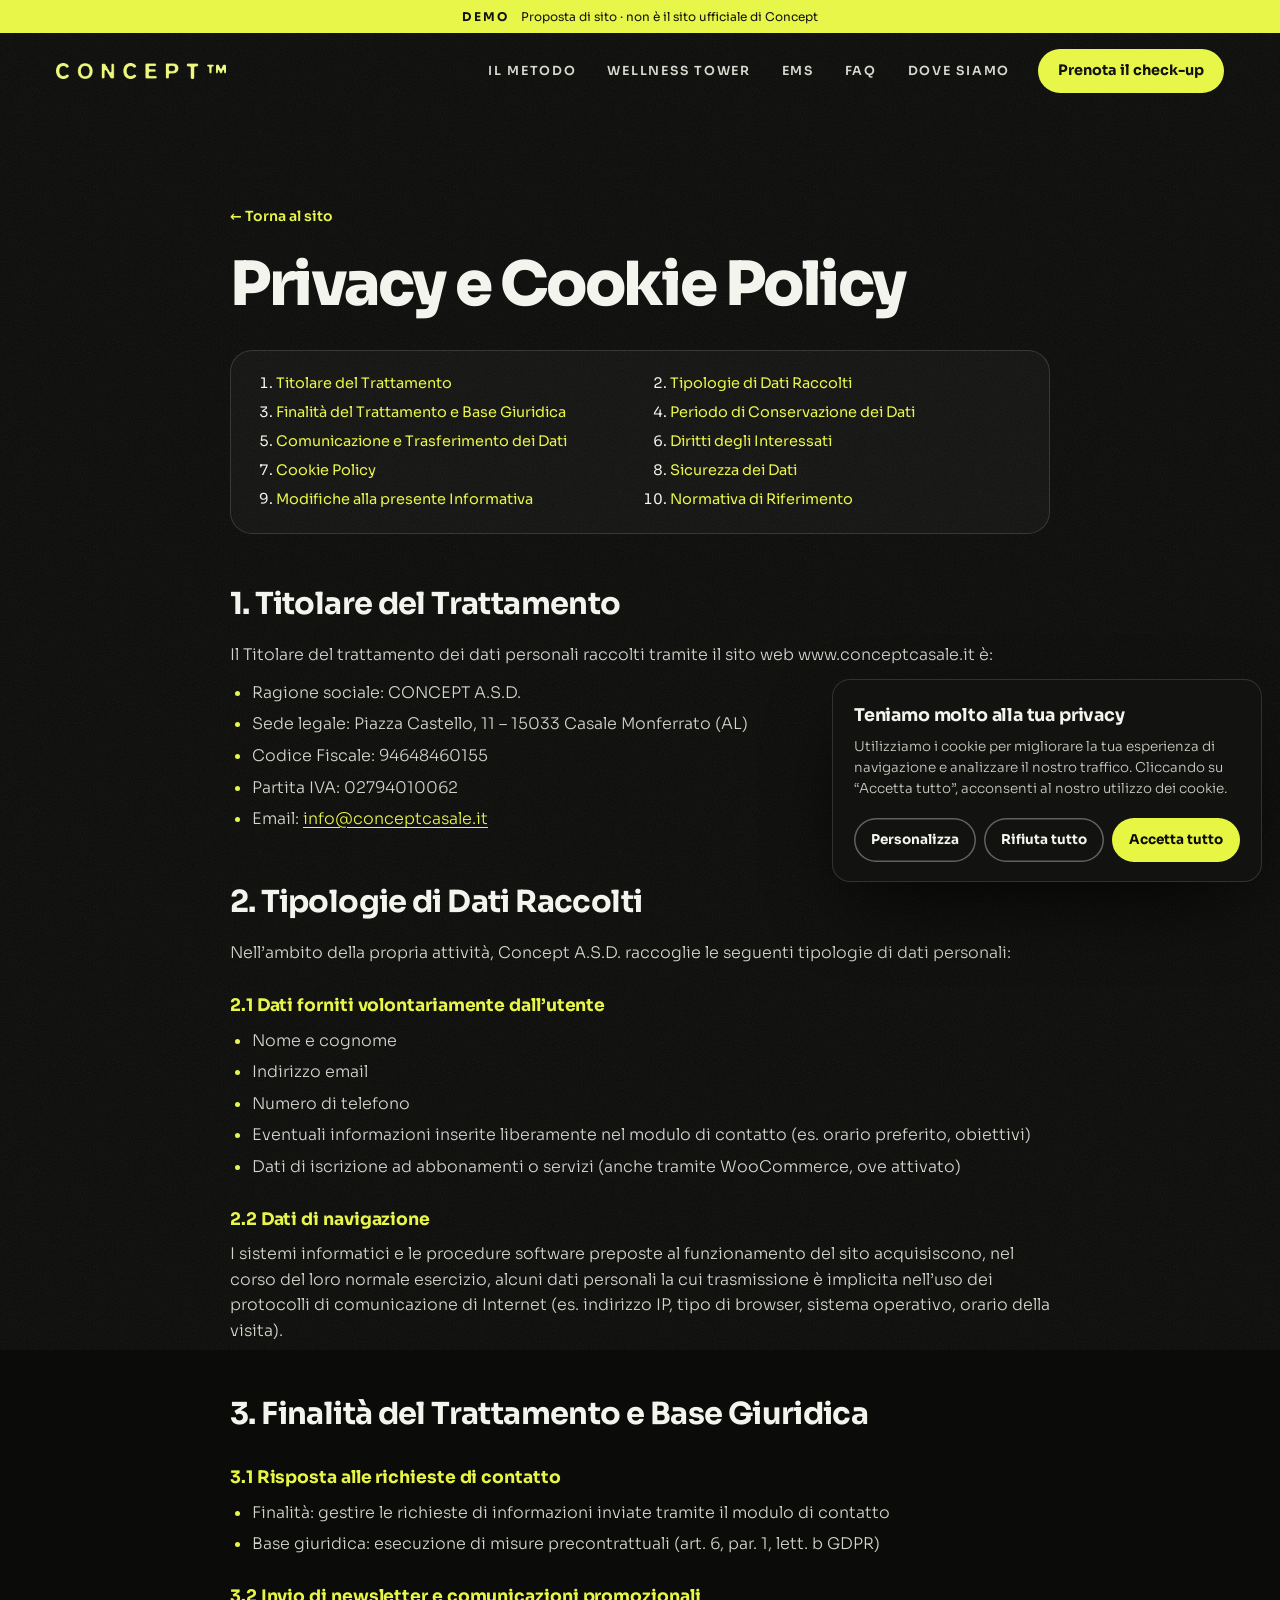
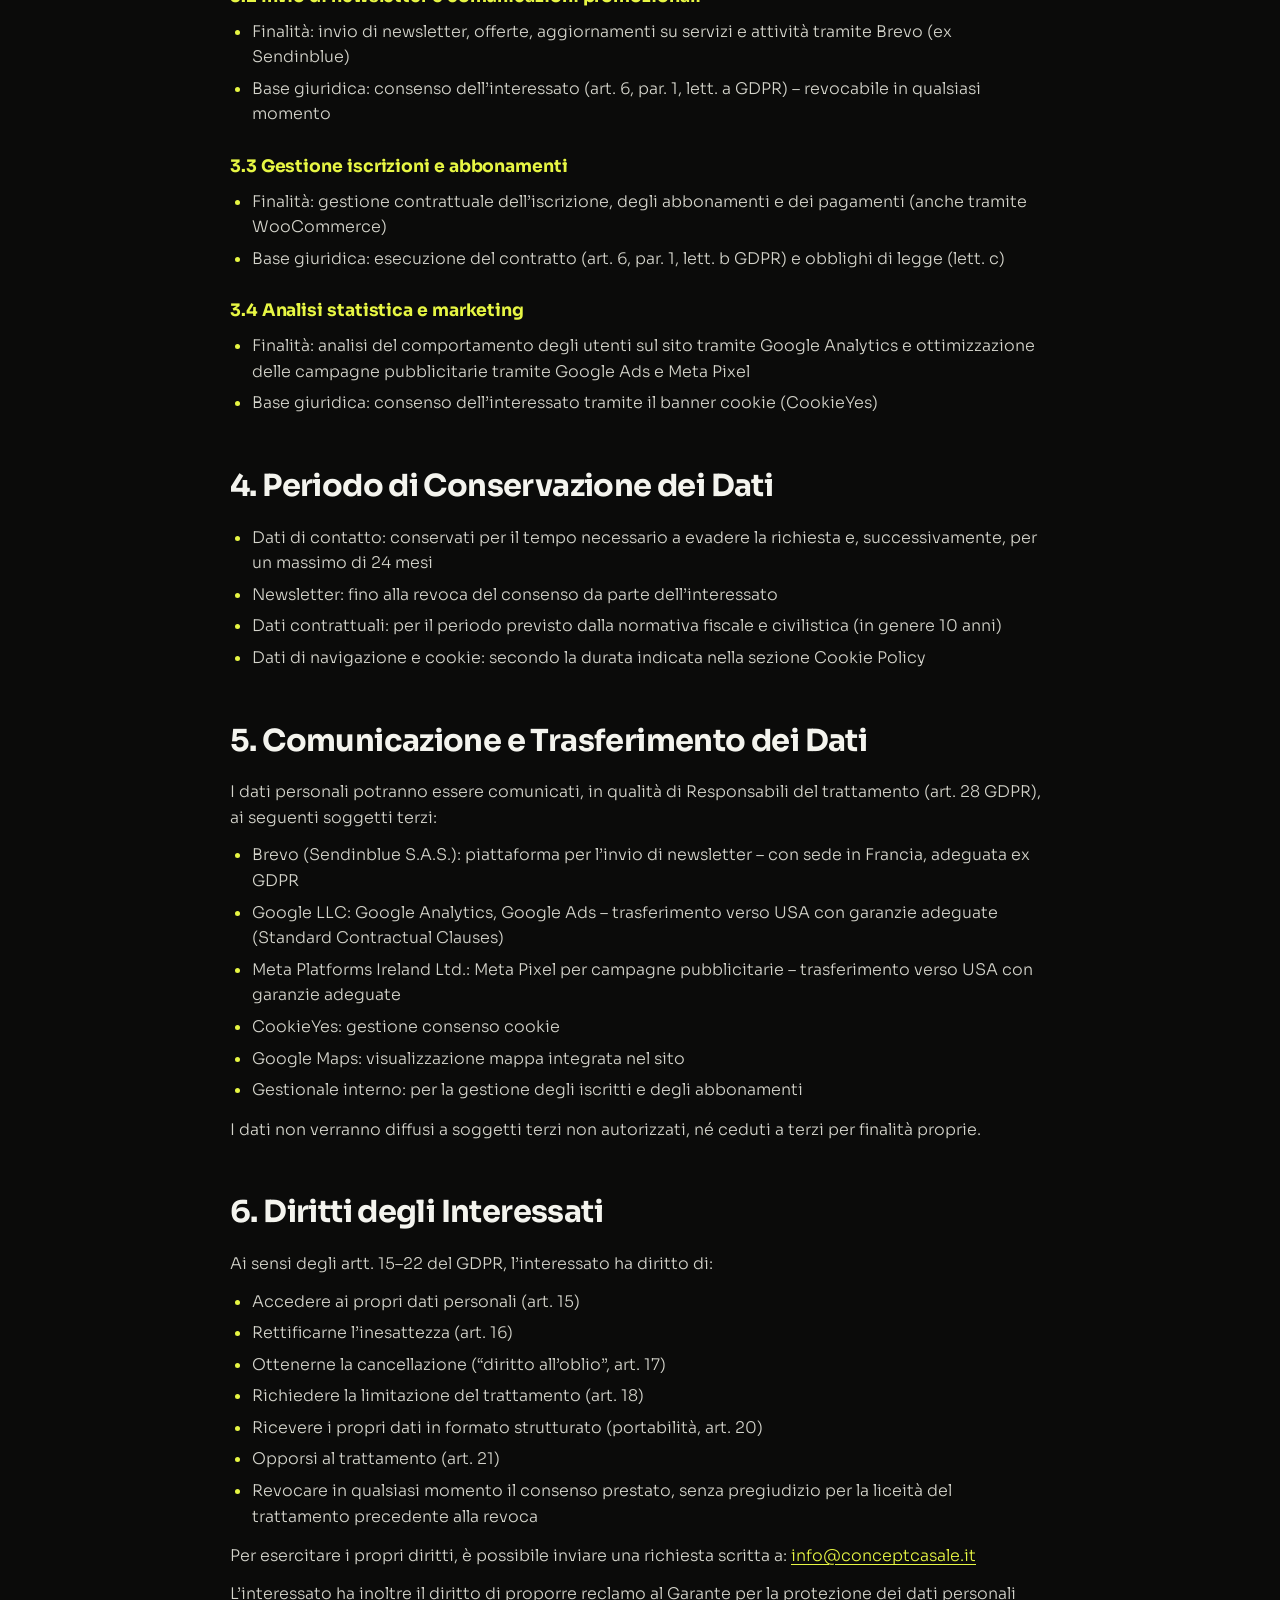
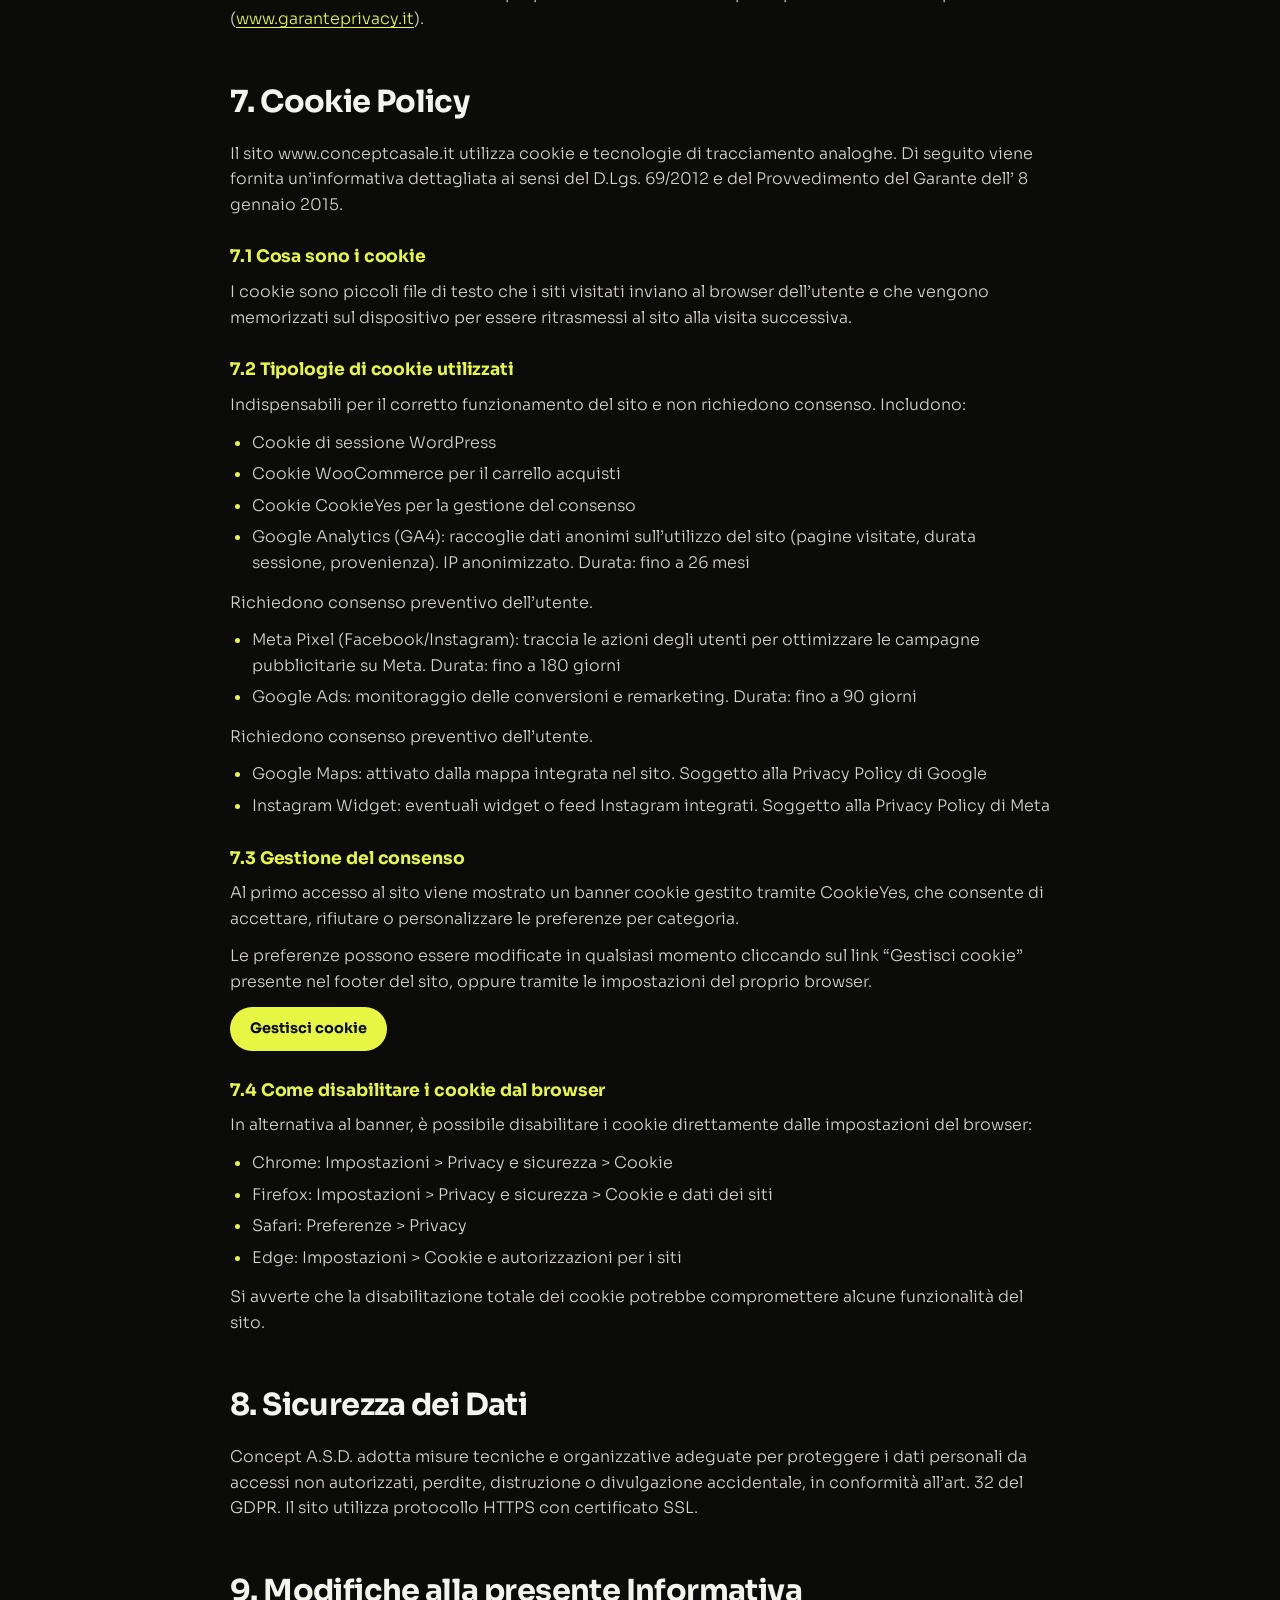
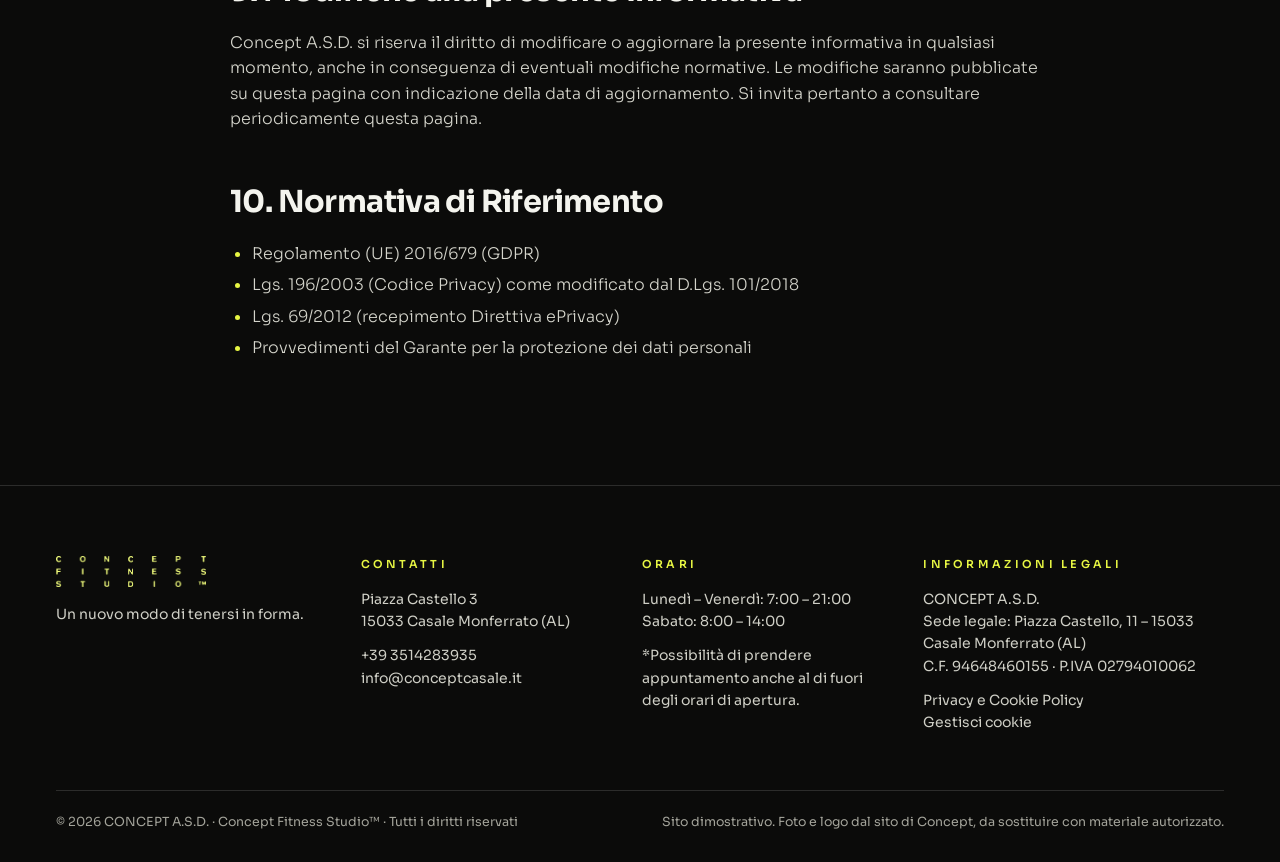
<file: privacy-e-cookie-policy.html>
<!doctype html>
<html lang="it" class="no-js">
<head>
  <meta charset="utf-8">
  <meta name="viewport" content="width=device-width, initial-scale=1, viewport-fit=cover">
  <title>Privacy e Cookie Policy – Concept Casale</title>
  <meta name="description" content="Informativa sul trattamento dei dati personali e cookie policy di Concept A.S.D. (Concept Fitness Studio, Casale Monferrato).">
  <meta name="robots" content="noindex, nofollow">
  <meta name="theme-color" content="#0b0b0a">
  <link rel="icon" href="assets/img/cropped-C-concept2-192x192.png">
  <link rel="preconnect" href="https://fonts.googleapis.com">
  <link rel="preconnect" href="https://fonts.gstatic.com" crossorigin>
  <link href="https://fonts.googleapis.com/css2?family=Sora:wght@300;400;600;700;800&display=swap" rel="stylesheet">
  <link rel="stylesheet" href="assets/css/base.css">
  <link rel="stylesheet" href="assets/css/site.css">
  <link rel="stylesheet" href="assets/css/motion.css">
  <script>document.documentElement.className = 'js';</script>
</head>
<body class="legal-page">

<div class="wipe" aria-hidden="true"></div>

<a class="skip" href="#contenuto">Vai al contenuto</a>

<div class="demo-ribbon" data-demo hidden>
  <strong>DEMO</strong> Proposta di sito · non è il sito ufficiale di Concept
</div>

<header class="site-header scrolled">
  <a class="logo" href="index.html" aria-label="Concept Fitness Studio – torna alla home">
    <img src="assets/img/LOGO-YELLOW-CONCEPT.png" alt="Concept" width="170" height="16">
  </a>
  <nav class="menu" id="menu" aria-label="Principale">
    <a href="index.html#metodo">Il metodo</a>
    <a href="index.html#wellness-tower">Wellness Tower</a>
    <a href="index.html#ems">EMS</a>
    <a href="index.html#faq">FAQ</a>
    <a href="index.html#dove">Dove siamo</a>
    <a class="btn btn-sm menu-cta" href="index.html#iscriviti">Prenota il check-up</a>
  </nav>
  <a class="btn btn-sm nav-cta" href="index.html#iscriviti">Prenota il check-up</a>
  <button class="burger" type="button" aria-expanded="false" aria-controls="menu" aria-label="Apri il menu"><i></i><i></i></button>
</header>

<main class="legal" id="contenuto">
  <div class="wrap-narrow">
    <a class="back-link" href="index.html">← Torna al sito</a>
    <h1 class="legal-h1">Privacy e Cookie Policy</h1>

    <nav class="toc" aria-label="Indice dell'informativa">
      <ol>
        <li><a href="#s1">Titolare del Trattamento</a></li>
        <li><a href="#s2">Tipologie di Dati Raccolti</a></li>
        <li><a href="#s3">Finalità del Trattamento e Base Giuridica</a></li>
        <li><a href="#s4">Periodo di Conservazione dei Dati</a></li>
        <li><a href="#s5">Comunicazione e Trasferimento dei Dati</a></li>
        <li><a href="#s6">Diritti degli Interessati</a></li>
        <li><a href="#s7">Cookie Policy</a></li>
        <li><a href="#s8">Sicurezza dei Dati</a></li>
        <li><a href="#s9">Modifiche alla presente Informativa</a></li>
        <li><a href="#s10">Normativa di Riferimento</a></li>
      </ol>
    </nav>

    <section id="s1">
      <h2>1. Titolare del Trattamento</h2>
      <p>Il Titolare del trattamento dei dati personali raccolti tramite il sito web www.conceptcasale.it è:</p>
      <ul>
        <li>Ragione sociale: CONCEPT A.S.D.</li>
        <li>Sede legale: Piazza Castello, 11 – 15033 Casale Monferrato (AL)</li>
        <li>Codice Fiscale: 94648460155</li>
        <li>Partita IVA: 02794010062</li>
        <li>Email: <a href="mailto:info@conceptcasale.it">info@conceptcasale.it</a></li>
      </ul>
    </section>

    <section id="s2">
      <h2>2. Tipologie di Dati Raccolti</h2>
      <p>Nell’ambito della propria attività, Concept A.S.D. raccoglie le seguenti tipologie di dati personali:</p>
      <h3>2.1 Dati forniti volontariamente dall’utente</h3>
      <ul>
        <li>Nome e cognome</li>
        <li>Indirizzo email</li>
        <li>Numero di telefono</li>
        <li>Eventuali informazioni inserite liberamente nel modulo di contatto (es. orario preferito, obiettivi)</li>
        <li>Dati di iscrizione ad abbonamenti o servizi (anche tramite WooCommerce, ove attivato)</li>
      </ul>
      <h3>2.2 Dati di navigazione</h3>
      <p>I sistemi informatici e le procedure software preposte al funzionamento del sito acquisiscono, nel corso del loro normale esercizio, alcuni dati personali la cui trasmissione è implicita nell’uso dei protocolli di comunicazione di Internet (es. indirizzo IP, tipo di browser, sistema operativo, orario della visita).</p>
    </section>

    <section id="s3">
      <h2>3. Finalità del Trattamento e Base Giuridica</h2>
      <h3>3.1 Risposta alle richieste di contatto</h3>
      <ul>
        <li>Finalità: gestire le richieste di informazioni inviate tramite il modulo di contatto</li>
        <li>Base giuridica: esecuzione di misure precontrattuali (art. 6, par. 1, lett. b GDPR)</li>
      </ul>
      <h3>3.2 Invio di newsletter e comunicazioni promozionali</h3>
      <ul>
        <li>Finalità: invio di newsletter, offerte, aggiornamenti su servizi e attività tramite Brevo (ex Sendinblue)</li>
        <li>Base giuridica: consenso dell’interessato (art. 6, par. 1, lett. a GDPR) – revocabile in qualsiasi momento</li>
      </ul>
      <h3>3.3 Gestione iscrizioni e abbonamenti</h3>
      <ul>
        <li>Finalità: gestione contrattuale dell’iscrizione, degli abbonamenti e dei pagamenti (anche tramite WooCommerce)</li>
        <li>Base giuridica: esecuzione del contratto (art. 6, par. 1, lett. b GDPR) e obblighi di legge (lett. c)</li>
      </ul>
      <h3>3.4 Analisi statistica e marketing</h3>
      <ul>
        <li>Finalità: analisi del comportamento degli utenti sul sito tramite Google Analytics e ottimizzazione delle campagne pubblicitarie tramite Google Ads e Meta Pixel</li>
        <li>Base giuridica: consenso dell’interessato tramite il banner cookie (CookieYes)</li>
      </ul>
    </section>

    <section id="s4">
      <h2>4. Periodo di Conservazione dei Dati</h2>
      <ul>
        <li>Dati di contatto: conservati per il tempo necessario a evadere la richiesta e, successivamente, per un massimo di 24 mesi</li>
        <li>Newsletter: fino alla revoca del consenso da parte dell’interessato</li>
        <li>Dati contrattuali: per il periodo previsto dalla normativa fiscale e civilistica (in genere 10 anni)</li>
        <li>Dati di navigazione e cookie: secondo la durata indicata nella sezione Cookie Policy</li>
      </ul>
    </section>

    <section id="s5">
      <h2>5. Comunicazione e Trasferimento dei Dati</h2>
      <p>I dati personali potranno essere comunicati, in qualità di Responsabili del trattamento (art. 28 GDPR), ai seguenti soggetti terzi:</p>
      <ul>
        <li>Brevo (Sendinblue S.A.S.): piattaforma per l’invio di newsletter – con sede in Francia, adeguata ex GDPR</li>
        <li>Google LLC: Google Analytics, Google Ads – trasferimento verso USA con garanzie adeguate (Standard Contractual Clauses)</li>
        <li>Meta Platforms Ireland Ltd.: Meta Pixel per campagne pubblicitarie – trasferimento verso USA con garanzie adeguate</li>
        <li>CookieYes: gestione consenso cookie</li>
        <li>Google Maps: visualizzazione mappa integrata nel sito</li>
        <li>Gestionale interno: per la gestione degli iscritti e degli abbonamenti</li>
      </ul>
      <p>I dati non verranno diffusi a soggetti terzi non autorizzati, né ceduti a terzi per finalità proprie.</p>
    </section>

    <section id="s6">
      <h2>6. Diritti degli Interessati</h2>
      <p>Ai sensi degli artt. 15–22 del GDPR, l’interessato ha diritto di:</p>
      <ul>
        <li>Accedere ai propri dati personali (art. 15)</li>
        <li>Rettificarne l’inesattezza (art. 16)</li>
        <li>Ottenerne la cancellazione (“diritto all’oblio”, art. 17)</li>
        <li>Richiedere la limitazione del trattamento (art. 18)</li>
        <li>Ricevere i propri dati in formato strutturato (portabilità, art. 20)</li>
        <li>Opporsi al trattamento (art. 21)</li>
        <li>Revocare in qualsiasi momento il consenso prestato, senza pregiudizio per la liceità del trattamento precedente alla revoca</li>
      </ul>
      <p>Per esercitare i propri diritti, è possibile inviare una richiesta scritta a: <a href="mailto:info@conceptcasale.it">info@conceptcasale.it</a></p>
      <p>L’interessato ha inoltre il diritto di proporre reclamo al Garante per la protezione dei dati personali (<a href="https://www.garanteprivacy.it" target="_blank" rel="noopener">www.garanteprivacy.it</a>).</p>
    </section>

    <section id="s7">
      <h2>7. Cookie Policy</h2>
      <p>Il sito www.conceptcasale.it utilizza cookie e tecnologie di tracciamento analoghe. Di seguito viene fornita un’informativa dettagliata ai sensi del D.Lgs. 69/2012 e del Provvedimento del Garante dell’ 8 gennaio 2015.</p>

      <h3>7.1 Cosa sono i cookie</h3>
      <p>I cookie sono piccoli file di testo che i siti visitati inviano al browser dell’utente e che vengono memorizzati sul dispositivo per essere ritrasmessi al sito alla visita successiva.</p>

      <h3>7.2 Tipologie di cookie utilizzati</h3>
      <p>Indispensabili per il corretto funzionamento del sito e non richiedono consenso. Includono:</p>
      <ul>
        <li>Cookie di sessione WordPress</li>
        <li>Cookie WooCommerce per il carrello acquisti</li>
        <li>Cookie CookieYes per la gestione del consenso</li>
        <li>Google Analytics (GA4): raccoglie dati anonimi sull’utilizzo del sito (pagine visitate, durata sessione, provenienza). IP anonimizzato. Durata: fino a 26 mesi</li>
      </ul>
      <p>Richiedono consenso preventivo dell’utente.</p>
      <ul>
        <li>Meta Pixel (Facebook/Instagram): traccia le azioni degli utenti per ottimizzare le campagne pubblicitarie su Meta. Durata: fino a 180 giorni</li>
        <li>Google Ads: monitoraggio delle conversioni e remarketing. Durata: fino a 90 giorni</li>
      </ul>
      <p>Richiedono consenso preventivo dell’utente.</p>
      <ul>
        <li>Google Maps: attivato dalla mappa integrata nel sito. Soggetto alla Privacy Policy di Google</li>
        <li>Instagram Widget: eventuali widget o feed Instagram integrati. Soggetto alla Privacy Policy di Meta</li>
      </ul>

      <h3 id="s7-3">7.3 Gestione del consenso</h3>
      <p>Al primo accesso al sito viene mostrato un banner cookie gestito tramite CookieYes, che consente di accettare, rifiutare o personalizzare le preferenze per categoria.</p>
      <p>Le preferenze possono essere modificate in qualsiasi momento cliccando sul link “Gestisci cookie” presente nel footer del sito, oppure tramite le impostazioni del proprio browser.</p>
      <p><button type="button" class="btn btn-sm" data-cookie-settings>Gestisci cookie</button></p>

      <h3>7.4 Come disabilitare i cookie dal browser</h3>
      <p>In alternativa al banner, è possibile disabilitare i cookie direttamente dalle impostazioni del browser:</p>
      <ul>
        <li>Chrome: Impostazioni &gt; Privacy e sicurezza &gt; Cookie</li>
        <li>Firefox: Impostazioni &gt; Privacy e sicurezza &gt; Cookie e dati dei siti</li>
        <li>Safari: Preferenze &gt; Privacy</li>
        <li>Edge: Impostazioni &gt; Cookie e autorizzazioni per i siti</li>
      </ul>
      <p>Si avverte che la disabilitazione totale dei cookie potrebbe compromettere alcune funzionalità del sito.</p>
    </section>

    <section id="s8">
      <h2>8. Sicurezza dei Dati</h2>
      <p>Concept A.S.D. adotta misure tecniche e organizzative adeguate per proteggere i dati personali da accessi non autorizzati, perdite, distruzione o divulgazione accidentale, in conformità all’art. 32 del GDPR. Il sito utilizza protocollo HTTPS con certificato SSL.</p>
    </section>

    <section id="s9">
      <h2>9. Modifiche alla presente Informativa</h2>
      <p>Concept A.S.D. si riserva il diritto di modificare o aggiornare la presente informativa in qualsiasi momento, anche in conseguenza di eventuali modifiche normative. Le modifiche saranno pubblicate su questa pagina con indicazione della data di aggiornamento. Si invita pertanto a consultare periodicamente questa pagina.</p>
    </section>

    <section id="s10">
      <h2>10. Normativa di Riferimento</h2>
      <ul>
        <li>Regolamento (UE) 2016/679 (GDPR)</li>
        <li>Lgs. 196/2003 (Codice Privacy) come modificato dal D.Lgs. 101/2018</li>
        <li>Lgs. 69/2012 (recepimento Direttiva ePrivacy)</li>
        <li>Provvedimenti del Garante per la protezione dei dati personali</li>
      </ul>
    </section>
  </div>
</main>

<footer class="footer">
  <div class="wrap foot-grid">
    <div class="foot-brand">
      <img src="assets/img/LOGO-YELLOW-ESTESO-CONCEPT.png" alt="Concept Fitness Studio" width="150" height="31">
      <p>Un nuovo modo di tenersi in forma.</p>
    </div>
    <div>
      <h2 class="foot-h">Contatti</h2>
      <p>Piazza Castello 3<br>15033 Casale Monferrato (AL)</p>
      <p><a href="tel:00393514283935">+39 3514283935</a><br><a href="mailto:info@conceptcasale.it">info@conceptcasale.it</a></p>
    </div>
    <div>
      <h2 class="foot-h">Orari</h2>
      <p>Lunedì – Venerdì: 7:00 – 21:00<br>Sabato: 8:00 – 14:00</p>
      <p class="fine">*Possibilità di prendere appuntamento anche al di fuori degli orari di apertura.</p>
    </div>
    <div>
      <h2 class="foot-h">Informazioni legali</h2>
      <p>CONCEPT A.S.D.<br>Sede legale: Piazza Castello, 11 – 15033 Casale Monferrato (AL)<br>C.F. 94648460155 · P.IVA 02794010062</p>
      <p><a href="privacy-e-cookie-policy.html">Privacy e Cookie Policy</a><br><a href="#" data-cookie-settings>Gestisci cookie</a></p>
    </div>
  </div>
  <div class="wrap foot-bottom">
    <p class="fine">© <span data-year>2026</span> CONCEPT A.S.D. · Concept Fitness Studio™ · Tutti i diritti riservati</p>
    <p class="fine">Sito dimostrativo. Foto e logo dal sito di Concept, da sostituire con materiale autorizzato.</p>
  </div>
</footer>

<script src="assets/js/config.js"></script>
<script src="assets/js/consent.js"></script>
<script src="assets/js/main.js"></script>
<script src="assets/js/motion.js"></script>
</body>
</html>
</file>
<file: assets/css/base.css>
/* ============================================================
   CONCEPT — landing check-up (DEMO)
   Brand: nero + giallo-lime #E7F643, font Sora (come il sito reale)
   Mobile-first. Animazioni solo transform/opacity, reduced-motion rispettato.
   ============================================================ */

:root {
  --bg: #0b0b0a;
  --bg-2: #121210;
  --bg-3: #1a1a17;
  --ink: #f4f4ee;
  --mute: #a3a39a;
  --lime: #e7f643;
  --lime-ink: #0b0b0a;
  --line: rgba(244, 244, 238, .14);
  --err: #ff8a7a;
  --gut: clamp(18px, 5vw, 56px);
  --r: 22px;
  --ease: cubic-bezier(.22, 1, .36, 1);
  --font: "Sora", system-ui, -apple-system, "Segoe UI", Roboto, sans-serif;
}

*, *::before, *::after { box-sizing: border-box; }
html { scroll-behavior: smooth; -webkit-text-size-adjust: 100%; overflow-x: clip; }
body {
  margin: 0; background: var(--bg); color: var(--ink);
  font-family: var(--font); font-size: 16px; line-height: 1.6;
  -webkit-font-smoothing: antialiased; overflow-x: clip;
}
img { max-width: 100%; display: block; }
a { color: inherit; }
button, input { font: inherit; color: inherit; }
h1, h2, h3, p, ul, ol, dl, dd, figure { margin: 0; padding: 0; }
ul, ol { list-style: none; }
[hidden] { display: none !important; }

:focus-visible { outline: 3px solid var(--lime); outline-offset: 3px; border-radius: 6px; }
.sr-only { position: absolute; width: 1px; height: 1px; overflow: hidden; clip: rect(0 0 0 0); white-space: nowrap; }
.skip { position: absolute; left: -999px; top: 8px; background: var(--lime); color: var(--lime-ink); padding: 10px 14px; border-radius: 8px; z-index: 100; font-weight: 700; }
.skip:focus { left: 8px; }

/* grana pellicola */
body::after {
  content: ""; position: fixed; inset: -50%; z-index: 90; pointer-events: none; opacity: .07;
  background-image: url("data:image/svg+xml;utf8,<svg xmlns='http://www.w3.org/2000/svg' width='180' height='180'><filter id='n'><feTurbulence type='fractalNoise' baseFrequency='.9' numOctaves='2' stitchTiles='stitch'/><feColorMatrix values='0 0 0 0 1  0 0 0 0 1  0 0 0 0 1  0 0 0 .9 0'/></filter><rect width='100%' height='100%' filter='url(%23n)'/></svg>");
  animation: grain 1.2s steps(6) infinite;
}
@keyframes grain {
  0% { transform: translate(0, 0); } 20% { transform: translate(-3%, 2%); } 40% { transform: translate(2%, -3%); }
  60% { transform: translate(-2%, -1%); } 80% { transform: translate(3%, 3%); } 100% { transform: translate(0, 0); }
}

.wrap { width: min(1240px, 100% - var(--gut) * 2); margin-inline: auto; }

/* ---------- tipografia ---------- */
.label {
  font-size: 11px; font-weight: 600; letter-spacing: .32em; text-transform: uppercase; color: var(--lime);
  display: flex; align-items: center; gap: 14px; margin-bottom: 22px;
}
.label::before { content: ""; width: 28px; height: 1px; background: currentColor; }
.display { font-size: clamp(2.7rem, 10.4vw, 5.3rem); font-weight: 800; line-height: .98; letter-spacing: -.04em; }
.display em { font-style: normal; color: var(--lime); }
.h2 { font-size: clamp(1.9rem, 5.6vw, 3.6rem); font-weight: 700; line-height: 1.06; letter-spacing: -.03em; max-width: 18ch; }
.h2 .mute { color: var(--mute); font-weight: 300; }
.mute { color: var(--mute); }
.body { font-size: clamp(1rem, 1.5vw, 1.15rem); color: #d4d4cb; max-width: 52ch; margin-top: 20px; font-weight: 300; }
.body.mute { color: var(--mute); }
.fine { font-size: 12.5px; color: var(--mute); line-height: 1.5; }
.fine.center { text-align: center; margin-top: 12px; }
.caption { font-size: 12px; color: var(--mute); margin-top: 28px; letter-spacing: .02em; }

/* ---------- bottoni ---------- */
.btn {
  --h: 56px;
  display: inline-flex; align-items: center; justify-content: center; gap: 12px;
  min-height: var(--h); padding: 0 28px; border: 0; border-radius: 999px; cursor: pointer;
  background: var(--lime); color: var(--lime-ink); font-weight: 700; font-size: 1rem; text-decoration: none;
  position: relative; transition: transform .35s var(--ease), box-shadow .35s var(--ease), background .2s;
  will-change: transform;
}
.btn svg { width: 20px; height: 20px; fill: none; stroke: currentColor; stroke-width: 2.4; stroke-linecap: round; stroke-linejoin: round; transition: transform .35s var(--ease); }
.btn:hover svg { transform: translateX(4px); }
.btn:hover { box-shadow: 0 10px 40px -8px rgba(231, 246, 67, .55); }
.btn:active { transform: scale(.97); }
.btn-block { width: 100%; }
.btn-line { background: transparent; color: var(--ink); box-shadow: inset 0 0 0 1.5px var(--line); }
.btn-line:hover { box-shadow: inset 0 0 0 1.5px var(--lime); background: rgba(231, 246, 67, .06); }
.link { background: none; border: 0; color: var(--mute); cursor: pointer; text-decoration: underline; text-underline-offset: 4px; padding: 14px 6px; min-height: 48px; }
.link:hover { color: var(--ink); }

/* ---------- ribbon demo ---------- */
.demo-ribbon {
  background: var(--lime); color: var(--lime-ink); text-align: center; font-size: 12px; padding: 7px 14px; position: relative; z-index: 60;
}
.demo-ribbon strong { letter-spacing: .2em; margin-right: 8px; }

/* ============================================================
   HERO
   ============================================================ */
.hero { position: relative; isolation: isolate; overflow: hidden; }
.hero-media { position: absolute; inset: 0; z-index: -1; }
.hero-media img {
  width: 100%; height: 100%; object-fit: cover; object-position: 52% 22%;
  filter: grayscale(1) contrast(1.18) brightness(.62);
  transform: translate3d(0, calc(var(--py, 0) * 1px), 0) scale(1.1);
  animation: kb 18s ease-out both;
}
@keyframes kb { from { scale: 1.18; } to { scale: 1; } }
.hero-media::after {
  content: ""; position: absolute; inset: 0;
  background:
    linear-gradient(180deg, rgba(11, 11, 10, .55) 0%, rgba(11, 11, 10, .1) 28%, rgba(11, 11, 10, .75) 78%, var(--bg) 100%),
    linear-gradient(90deg, rgba(11, 11, 10, .75), transparent 75%);
}
.nav { position: absolute; top: 0; left: 0; right: 0; z-index: 5; display: flex; justify-content: space-between; align-items: center; padding: 22px var(--gut); }
.logo img { width: clamp(120px, 34vw, 170px); height: auto; }
.nav-call { display: inline-flex; align-items: center; gap: 10px; text-decoration: none; font-size: 14px; font-weight: 600; padding: 10px 16px; border-radius: 999px; background: rgba(11, 11, 10, .55); backdrop-filter: blur(8px); box-shadow: inset 0 0 0 1px var(--line); }
.nav-call svg { color: var(--lime); }
.nav-call span { display: none; }
@media (min-width: 600px) { .nav-call span { display: inline; } }

.hero-inner { display: grid; gap: 30px; width: min(1240px, 100% - var(--gut) * 2); margin-inline: auto; padding: 108px 0 54px; }
.hero-copy { display: flex; flex-direction: column; align-items: flex-start; gap: 22px; padding-top: clamp(0px, 4vh, 80px); }
.badge {
  display: inline-flex; align-items: center; gap: 10px; font-size: 11px; letter-spacing: .2em; text-transform: uppercase; font-weight: 600;
  padding: 9px 16px; border-radius: 999px; background: rgba(231, 246, 67, .1); box-shadow: inset 0 0 0 1px rgba(231, 246, 67, .4); color: var(--lime);
}
.pulse { width: 8px; height: 8px; border-radius: 50%; background: var(--lime); position: relative; flex: none; }
.pulse::after { content: ""; position: absolute; inset: 0; border-radius: 50%; background: var(--lime); animation: ping 2s ease-out infinite; }
@keyframes ping { to { transform: scale(3.2); opacity: 0; } }
.lede { font-size: clamp(1.05rem, 1.7vw, 1.3rem); max-width: 40ch; color: #e4e4dc; font-weight: 300; }
.ticks { display: grid; gap: 8px; font-size: 14.5px; }
.ticks li { display: flex; align-items: center; gap: 10px; }
.ticks svg { width: 20px; height: 20px; padding: 3px; border-radius: 50%; background: var(--lime); stroke: var(--lime-ink); fill: none; stroke-width: 3; stroke-linecap: round; stroke-linejoin: round; flex: none; }
.where { font-size: 11px; letter-spacing: .3em; text-transform: uppercase; color: var(--mute); }
.btn-ghost-mobile { display: inline-flex; }
.where { display: none; }

.scroll-hint { display: none; }

@media (min-width: 960px) {
  .hero-inner { grid-template-columns: 1.1fr .9fr; align-items: center; min-height: calc(100svh - 30px); gap: 64px; padding-top: 120px; padding-bottom: 80px; }
  .btn-ghost-mobile { display: none; }
  .where { display: block; }
  .hero-card { max-width: 480px; justify-self: end; width: 100%; }
  .scroll-hint { display: flex; position: absolute; left: var(--gut); bottom: 26px; align-items: center; gap: 14px; font-size: 10px; letter-spacing: .34em; text-transform: uppercase; color: var(--mute); text-decoration: none; }
  .scroll-hint i { width: 1px; height: 46px; background: linear-gradient(var(--lime), transparent); transform-origin: top; animation: drip 2.2s var(--ease) infinite; }
}
@keyframes drip { 0% { transform: scaleY(0); } 50% { transform: scaleY(1); } 100% { transform: scaleY(1); opacity: 0; } }

/* titolo animato per parole */
.js [data-split] .w { display: inline-block; overflow: hidden; vertical-align: top; padding-bottom: .1em; margin-bottom: -.1em; }
.js [data-split] .w > span { display: inline-block; transform: translateY(110%); transition: transform .9s var(--ease); transition-delay: calc(var(--i) * 70ms + 150ms); }
.js [data-split].is-in .w > span { transform: none; }

/* ============================================================
   CARD / FORM
   ============================================================ */
.card {
  background: rgba(18, 18, 16, .86); backdrop-filter: blur(16px) saturate(1.2); -webkit-backdrop-filter: blur(16px) saturate(1.2);
  border-radius: var(--r); box-shadow: inset 0 0 0 1px var(--line), 0 30px 80px -30px rgba(0, 0, 0, .8);
  padding: clamp(22px, 4vw, 34px); position: relative; overflow: hidden;
}
.card::before { content: ""; position: absolute; top: 0; left: 0; right: 0; height: 3px; background: var(--lime); }
.kicker { font-size: 11px; letter-spacing: .3em; text-transform: uppercase; color: var(--lime); font-weight: 600; }
.form-title { font-size: clamp(1.4rem, 3.4vw, 1.75rem); font-weight: 700; line-height: 1.15; letter-spacing: -.02em; margin-top: 8px; }
.lead { margin-top: 22px; }
.prog { height: 4px; background: var(--line); border-radius: 4px; overflow: hidden; }
.prog i { display: block; height: 100%; width: 33.33%; background: var(--lime); border-radius: 4px; transition: width .6s var(--ease); }
.stepno { display: flex; align-items: center; justify-content: space-between; font-size: 12px; color: var(--mute); margin: 10px 0 18px; min-height: 28px; }
.stepno span { margin-left: auto; }
.back { background: none; border: 0; color: var(--mute); cursor: pointer; font-size: 12px; padding: 6px 0; }
.back:hover { color: var(--ink); }

.fs { border: 0; margin: 0; padding: 0; min-width: 0; animation: stepIn .5s var(--ease) both; }
.fs legend { padding: 0; font-weight: 600; font-size: 1.05rem; line-height: 1.3; margin-bottom: 14px; }
.fs legend small, .field small, .check small { font-weight: 400; color: var(--mute); font-size: 12px; margin-left: 6px; }
@keyframes stepIn { from { opacity: 0; transform: translateX(22px); } to { opacity: 1; transform: none; } }
.fs.back-in { animation-name: stepBack; }
@keyframes stepBack { from { opacity: 0; transform: translateX(-22px); } to { opacity: 1; transform: none; } }

.chips { display: grid; gap: 10px; }
.chips.two { grid-template-columns: 1fr 1fr; }
.chip { position: relative; display: block; cursor: pointer; }
.chip input { position: absolute; opacity: 0; inset: 0; width: 100%; height: 100%; cursor: pointer; margin: 0; }
.chip span {
  display: flex; flex-direction: column; justify-content: center; min-height: 54px; padding: 10px 16px; border-radius: 14px;
  background: var(--bg-3); box-shadow: inset 0 0 0 1.5px var(--line); font-weight: 600; font-size: .95rem;
  transition: transform .3s var(--ease), background .2s, box-shadow .2s, color .2s;
}
.chip span small { font-weight: 400; font-size: 12px; opacity: .7; margin: 0; }
.chip:hover span { box-shadow: inset 0 0 0 1.5px rgba(231, 246, 67, .6); }
.chip input:focus-visible + span { outline: 3px solid var(--lime); outline-offset: 3px; }
.chip input:checked + span { background: var(--lime); color: var(--lime-ink); box-shadow: none; animation: pop .4s var(--ease); }
@keyframes pop { 40% { transform: scale(1.04); } }

.row { display: grid; gap: 4px; margin-top: 16px; justify-items: center; }
.row .link { font-size: 14px; }

.field { display: block; margin-bottom: 14px; }
.field > span { display: block; font-size: 13px; font-weight: 600; margin-bottom: 6px; }
.field input {
  width: 100%; min-height: 54px; padding: 0 16px; border-radius: 14px; border: 0; background: var(--bg-3);
  box-shadow: inset 0 0 0 1.5px var(--line); font-size: 16px; transition: box-shadow .2s, background .2s;
}
.field input::placeholder { color: #6f6f66; }
.field input:focus { outline: none; box-shadow: inset 0 0 0 2px var(--lime); background: #202019; }
.field input[aria-invalid="true"] { box-shadow: inset 0 0 0 2px var(--err); }
.err { display: block; font-style: normal; color: var(--err); font-size: 12.5px; min-height: 0; margin-top: 4px; }
.err:empty { display: none; }

.check { display: flex; gap: 12px; align-items: flex-start; font-size: 13px; color: #cfcfc6; line-height: 1.45; margin: 12px 0; cursor: pointer; }
.check input { appearance: none; -webkit-appearance: none; flex: none; width: 22px; height: 22px; border-radius: 7px; background: var(--bg-3); box-shadow: inset 0 0 0 1.5px var(--line); margin: 1px 0 0; cursor: pointer; display: grid; place-items: center; transition: background .2s; }
.check input::after { content: ""; width: 10px; height: 6px; border: solid var(--lime-ink); border-width: 0 0 2.5px 2.5px; transform: rotate(-45deg) scale(0); transition: transform .25s var(--ease); margin-top: -2px; }
.check input:checked { background: var(--lime); box-shadow: none; }
.check input:checked::after { transform: rotate(-45deg) scale(1); }
.check input[aria-invalid="true"] { box-shadow: inset 0 0 0 2px var(--err); }
.check a { color: var(--lime); }

.btn-submit { margin-top: 12px; }
.spin { display: none; width: 20px; height: 20px; border-radius: 50%; border: 3px solid rgba(11, 11, 10, .25); border-top-color: var(--lime-ink); animation: rot .7s linear infinite; }
.is-loading .spin { display: inline-block; }
.is-loading .btn-submit { pointer-events: none; opacity: .85; }
@keyframes rot { to { transform: rotate(360deg); } }

/* successo */
.success { text-align: center; padding: 8px 0 4px; }
.success:focus { outline: none; }
.success h3 { font-size: 1.7rem; font-weight: 800; letter-spacing: -.02em; margin-top: 10px; }
.success > p { color: #d4d4cb; margin: 8px auto 20px; max-width: 34ch; font-weight: 300; }
.check-big { width: 84px; height: 84px; margin: 6px auto 0; fill: none; stroke: var(--lime); stroke-width: 4; stroke-linecap: round; stroke-linejoin: round; }
.check-big circle { stroke-dasharray: 214; stroke-dashoffset: 214; animation: draw .8s var(--ease) forwards; }
.check-big path { stroke-dasharray: 60; stroke-dashoffset: 60; animation: draw .5s .55s var(--ease) forwards; }
@keyframes draw { to { stroke-dashoffset: 0; } }
.next { counter-reset: n; text-align: left; display: grid; gap: 10px; margin: 0 0 22px; }
.next li { counter-increment: n; display: flex; gap: 14px; align-items: center; font-size: 14px; padding: 12px 14px; border-radius: 14px; background: var(--bg-3); opacity: 0; animation: up .6s var(--ease) forwards; }
.next li:nth-child(1) { animation-delay: .7s; } .next li:nth-child(2) { animation-delay: .85s; } .next li:nth-child(3) { animation-delay: 1s; }
.next li::before { content: counter(n); flex: none; width: 28px; height: 28px; display: grid; place-items: center; border-radius: 50%; background: var(--lime); color: var(--lime-ink); font-weight: 800; font-size: 13px; }
@keyframes up { from { opacity: 0; transform: translateY(12px); } to { opacity: 1; transform: none; } }
.confetti { position: absolute; left: 50%; top: 90px; width: 8px; height: 8px; background: var(--lime); border-radius: 2px; pointer-events: none; animation: burst 1.1s var(--ease) forwards; }
@keyframes burst { to { transform: translate(var(--x), var(--y)) rotate(var(--r)); opacity: 0; } }

/* ============================================================
   MARQUEE
   ============================================================ */
.marquee { background: var(--lime); color: var(--lime-ink); overflow: hidden; padding: 16px 0; transform: rotate(-1.2deg) scale(1.03); margin: -6px 0 6px; position: relative; z-index: 2; }
.marquee-track { display: flex; width: max-content; gap: 34px; animation: marq 28s linear infinite; font-weight: 800; font-size: clamp(1rem, 2.4vw, 1.5rem); text-transform: uppercase; letter-spacing: .08em; white-space: nowrap; }
.marquee-track b { font-weight: 400; }
@keyframes marq { to { transform: translateX(-50%); } }

/* ============================================================
   SEZIONI
   ============================================================ */
.section { padding: clamp(72px, 12vw, 150px) 0; position: relative; }

/* reveal */
.js .reveal { opacity: 0; transform: translateY(28px); transition: opacity .9s var(--ease), transform .9s var(--ease); transition-delay: var(--rd, 0ms); }
.js .reveal.is-in { opacity: 1; transform: none; }

/* --- steps --- */
.steps { position: relative; display: grid; gap: 18px; margin-top: 52px; counter-reset: s; }
.step { background: var(--bg-2); border-radius: var(--r); padding: 28px 26px 30px; box-shadow: inset 0 0 0 1px var(--line); position: relative; z-index: 1; }
.step-n { font-size: 3.2rem; font-weight: 800; letter-spacing: -.05em; color: transparent; -webkit-text-stroke: 1.5px var(--lime); line-height: 1; display: block; margin-bottom: 18px; }
.step h3 { font-size: 1.4rem; font-weight: 700; letter-spacing: -.02em; margin-bottom: 8px; }
.step p { color: #cfcfc6; font-weight: 300; }
.steps-line { display: none; }
@media (min-width: 860px) {
  .steps { grid-template-columns: repeat(3, 1fr); gap: 26px; }
  .steps-line { display: block; position: absolute; left: 6%; right: 6%; top: -26px; height: 2px; background: var(--line); }
  .steps-line i { display: block; height: 100%; background: var(--lime); transform-origin: left; transform: scaleX(var(--p, 0)); }
}

/* --- tower --- */
.tower { background: var(--bg-2); }
.tower-grid { display: grid; gap: 18px; margin-top: 52px; }
@media (min-width: 860px) { .tower-grid { grid-template-columns: repeat(3, 1fr); gap: 24px; } }
.tcard { background: var(--bg); border-radius: var(--r); padding: 22px 22px 30px; box-shadow: inset 0 0 0 1px var(--line); transition: transform .5s var(--ease), box-shadow .3s; }
.tcard:hover { transform: translateY(-6px); box-shadow: inset 0 0 0 1px rgba(231, 246, 67, .55); }
.tcard h3 { font-size: 1.35rem; font-weight: 700; letter-spacing: -.02em; margin: 22px 0 8px; }
.tcard h3 small { display: block; font-size: 11px; letter-spacing: .24em; text-transform: uppercase; color: var(--lime); font-weight: 600; margin-top: 6px; }
.tcard p { color: #cfcfc6; font-weight: 300; font-size: .98rem; }
.viz { height: 170px; border-radius: 16px; background: var(--bg-3); position: relative; overflow: hidden; display: grid; align-content: center; padding: 18px; }

.viz-bia { gap: 14px; }
.bar { display: grid; gap: 6px; }
.bar span { font-size: 10.5px; letter-spacing: .16em; text-transform: uppercase; color: var(--mute); }
.bar i { display: block; height: 8px; border-radius: 8px; background: var(--lime); width: 20%; transform-origin: left; }
.is-in .bar i { animation: bia 5.2s var(--ease) infinite; animation-delay: var(--d); }
@keyframes bia { 0%, 8% { width: 12%; } 30%, 58% { width: var(--w, 70%); } 90%, 100% { width: 12%; } }
.bar:nth-child(1) i { --w: 74%; } .bar:nth-child(2) i { --w: 38%; } .bar:nth-child(3) i { --w: 86%; }

.viz-spiro { padding: 0; }
.viz-spiro svg { position: absolute; inset: 0; width: 100%; height: 100%; }
.wave { fill: none; stroke: var(--lime); stroke-width: 2.5; stroke-linecap: round; stroke-dasharray: 520; stroke-dashoffset: 520; }
.wave.w2 { stroke: rgba(231, 246, 67, .35); }
.is-in .wave { animation: wv 4.2s ease-in-out infinite; }
@keyframes wv { 0% { stroke-dashoffset: 520; } 55%, 80% { stroke-dashoffset: 0; } 100% { stroke-dashoffset: -520; } }
.ring { position: absolute; left: 50%; top: 50%; width: 70px; height: 70px; margin: -35px 0 0 -35px; border-radius: 50%; box-shadow: 0 0 0 1.5px rgba(231, 246, 67, .5); }
.is-in .ring { animation: breathe 4.2s ease-in-out infinite; }
@keyframes breathe { 0%, 100% { transform: scale(.6); opacity: .3; } 50% { transform: scale(1.5); opacity: .9; } }

.viz-stab .cross::before, .viz-stab .cross::after { content: ""; position: absolute; background: var(--line); }
.viz-stab .cross::before { left: 50%; top: 14px; bottom: 14px; width: 1px; }
.viz-stab .cross::after { top: 50%; left: 14px; right: 14px; height: 1px; }
.viz-stab .target { position: absolute; left: 50%; top: 50%; width: 92px; height: 92px; margin: -46px 0 0 -46px; border-radius: 50%; box-shadow: 0 0 0 1.5px var(--line), inset 0 0 0 28px rgba(231, 246, 67, .05); }
.viz-stab .dot { position: absolute; left: 50%; top: 50%; width: 16px; height: 16px; margin: -8px 0 0 -8px; border-radius: 50%; background: var(--lime); box-shadow: 0 0 24px rgba(231, 246, 67, .8); }
.is-in .dot { animation: sway 6s var(--ease) infinite; }
@keyframes sway {
  0% { transform: translate(-38px, 26px); } 25% { transform: translate(30px, -22px); } 50% { transform: translate(-16px, -30px); }
  75%, 100% { transform: translate(0, 0); }
}

/* --- gallery --- */
.gallery { overflow: hidden; }
.track { display: flex; gap: clamp(12px, 2vw, 22px); overflow-x: auto; scroll-snap-type: x mandatory; padding: 48px var(--gut) 8px; scrollbar-width: none; -webkit-overflow-scrolling: touch; }
.track::-webkit-scrollbar { display: none; }
.track figure { flex: 0 0 min(72vw, 360px); aspect-ratio: 2 / 3; position: relative; border-radius: var(--r); overflow: hidden; scroll-snap-align: center; background: var(--bg-3); }
.track img { width: 100%; height: 100%; object-fit: cover; filter: grayscale(1) contrast(1.15); transition: transform 1.2s var(--ease), filter .6s; }
.track figure:hover img { transform: scale(1.06); filter: grayscale(.2) contrast(1.1); }
.track figure::after { content: ""; position: absolute; inset: 0; background: linear-gradient(transparent 55%, rgba(0, 0, 0, .85)); }
.track figcaption { position: absolute; left: 18px; bottom: 16px; z-index: 1; font-size: 10.5px; letter-spacing: .28em; text-transform: uppercase; color: var(--lime); font-weight: 600; }

/* --- ems --- */
.ems-grid { display: grid; gap: 54px; align-items: center; }
@media (min-width: 860px) { .ems-grid { grid-template-columns: 1.1fr .9fr; gap: 90px; } }
.ems-viz { position: relative; max-width: 380px; width: 100%; aspect-ratio: 1; margin-inline: auto; }
.ems-ring { width: 100%; height: 100%; transform: rotate(-90deg); }
.ems-ring circle { fill: none; stroke-width: 6; }
.ems-track { stroke: var(--line); }
.ems-prog { stroke: var(--lime); stroke-linecap: round; stroke-dasharray: 540; stroke-dashoffset: 540; filter: drop-shadow(0 0 10px rgba(231, 246, 67, .6)); }
.is-in .ems-prog { animation: ems 7s var(--ease) infinite; }
@keyframes ems { 0% { stroke-dashoffset: 540; } 70%, 92% { stroke-dashoffset: 0; } 100% { stroke-dashoffset: 540; } }
.ems-center { position: absolute; inset: 0; display: grid; place-content: center; text-align: center; }
.ems-center b { font-size: clamp(4rem, 14vw, 6rem); font-weight: 800; letter-spacing: -.06em; line-height: 1; }
.ems-center span { font-size: 11px; letter-spacing: .28em; text-transform: uppercase; color: var(--lime); margin-top: 6px; }
.ems-wave { position: absolute; left: -6%; right: -6%; bottom: 12%; width: 112%; height: 40px; overflow: visible; }
.ems-wave path { fill: none; stroke: var(--lime); stroke-width: 2; opacity: .55; stroke-dasharray: 8 8; }
.is-in .ems-wave path { animation: dash 1.4s linear infinite; }
@keyframes dash { to { stroke-dashoffset: -32; } }

/* --- offer --- */
.offer { background: var(--lime); color: var(--lime-ink); }
.offer .label { color: var(--lime-ink); }
.offer .h2 { max-width: 14ch; }
.offer .body { color: #26260f; font-weight: 400; }
.offer-grid { display: grid; gap: 44px; align-items: start; }
@media (min-width: 960px) { .offer-grid { grid-template-columns: 1fr .9fr; gap: 80px; align-items: center; } .offer-card { max-width: 480px; justify-self: end; width: 100%; } }
.gifts { display: grid; gap: 12px; margin: 32px 0 6px; }
.gift { display: flex; align-items: center; gap: 18px; padding: 18px 22px; border-radius: 18px; background: var(--lime-ink); color: var(--ink); max-width: 460px; }
.gift-ico { width: 44px; height: 44px; border-radius: 50%; background: var(--lime); display: grid; place-items: center; flex: none; }
.gift-ico svg { width: 22px; height: 22px; fill: none; stroke: var(--lime-ink); stroke-width: 3; stroke-linecap: round; stroke-linejoin: round; }
.gift b { display: block; font-size: 1.15rem; font-weight: 700; }
.gift span { color: var(--lime); font-weight: 800; letter-spacing: .12em; text-transform: uppercase; font-size: 12px; }

/* --- faq --- */
.faq-grid { display: grid; gap: 40px; }
@media (min-width: 900px) { .faq-grid { grid-template-columns: .8fr 1.2fr; gap: 90px; } }
.acc { border-top: 1px solid var(--line); }
.acc-item { border-bottom: 1px solid var(--line); }
.acc-q { width: 100%; display: flex; justify-content: space-between; align-items: center; gap: 18px; text-align: left; background: none; border: 0; cursor: pointer; padding: 22px 0; font-size: clamp(1rem, 1.8vw, 1.2rem); font-weight: 600; line-height: 1.35; min-height: 64px; }
.acc-q i { flex: none; width: 34px; height: 34px; border-radius: 50%; box-shadow: inset 0 0 0 1.5px var(--line); position: relative; transition: background .3s, transform .4s var(--ease); }
.acc-q i::before, .acc-q i::after { content: ""; position: absolute; left: 50%; top: 50%; width: 12px; height: 2px; background: var(--ink); margin: -1px 0 0 -6px; transition: transform .4s var(--ease), background .3s; }
.acc-q i::after { transform: rotate(90deg); }
.acc-q[aria-expanded="true"] i { background: var(--lime); transform: rotate(180deg); }
.acc-q[aria-expanded="true"] i::before, .acc-q[aria-expanded="true"] i::after { background: var(--lime-ink); }
.acc-q[aria-expanded="true"] i::after { transform: rotate(0); }
.acc-a { display: grid; grid-template-rows: 0fr; transition: grid-template-rows .5s var(--ease); }
.acc-a > div { overflow: hidden; }
.acc-a p { padding: 0 0 24px; color: #cfcfc6; font-weight: 300; max-width: 60ch; }
.acc-q[aria-expanded="true"] + .acc-a { grid-template-rows: 1fr; }

/* --- dove --- */
.where-sec { background: var(--bg-2); }
.where-grid { display: grid; gap: 46px; align-items: center; }
@media (min-width: 900px) { .where-grid { grid-template-columns: 1fr 1fr; gap: 80px; } }
.open-badge { display: inline-flex; align-items: center; gap: 10px; margin-top: 22px; font-size: 13px; font-weight: 600; padding: 8px 14px; border-radius: 999px; box-shadow: inset 0 0 0 1px var(--line); }
.open-badge::before { content: ""; width: 8px; height: 8px; border-radius: 50%; background: var(--mute); }
.open-badge.on::before { background: var(--lime); box-shadow: 0 0 12px var(--lime); }
.hours { margin-top: 28px; max-width: 420px; }
.hours .label { margin-bottom: 14px; font-size: 10px; }
.hours dl { display: grid; gap: 0; }
.hours dl > div { display: flex; justify-content: space-between; padding: 10px 0; border-bottom: 1px solid var(--line); font-size: 14.5px; }
.hours dt { color: var(--mute); } .hours dd { font-weight: 600; }
.hours dl > div.today { color: var(--lime); } .hours dl > div.today dt { color: var(--lime); }
.hours .fine { margin-top: 12px; }
.contact-row { display: flex; flex-wrap: wrap; gap: 12px; margin-top: 30px; }

.map { position: relative; display: block; aspect-ratio: 4 / 3.4; border-radius: var(--r); overflow: hidden; background: var(--bg-3); box-shadow: inset 0 0 0 1px var(--line); text-decoration: none; }
.map svg { position: absolute; inset: 0; width: 100%; height: 100%; }
.streets path { fill: none; stroke: #2a2a25; stroke-width: 10; stroke-linecap: round; }
.streets path.main { stroke: #34342d; stroke-width: 16; }
.halo { fill: rgba(231, 246, 67, .14); transform-origin: 205px 150px; animation: halo 2.4s ease-out infinite; }
@keyframes halo { 0% { transform: scale(.4); opacity: 1; } 100% { transform: scale(1.7); opacity: 0; } }
.pin { fill: var(--lime); stroke: var(--bg); stroke-width: 4; }
.map-tag { position: absolute; left: 18px; top: 18px; background: var(--bg); padding: 10px 14px; border-radius: 12px; font-weight: 800; font-size: 13px; letter-spacing: .12em; text-transform: uppercase; box-shadow: inset 0 0 0 1px var(--line); }
.map-tag small { display: block; font-weight: 400; color: var(--mute); letter-spacing: .04em; text-transform: none; font-size: 12px; }
.map-cta { position: absolute; right: 16px; bottom: 16px; background: var(--lime); color: var(--lime-ink); font-weight: 700; font-size: 13px; padding: 10px 16px; border-radius: 999px; transition: transform .35s var(--ease); }
.map:hover .map-cta { transform: translateY(-3px); }

/* --- footer --- */
.footer { padding: 44px 0 120px; border-top: 1px solid var(--line); }
.foot-grid { display: grid; gap: 14px; }
.foot-grid img { width: 120px; height: auto; }
.foot-grid p { font-size: 13px; color: var(--mute); }

/* --- cta fissa --- */
.sticky-cta {
  position: fixed; z-index: 70; left: 50%; bottom: max(14px, env(safe-area-inset-bottom)); width: min(460px, 100% - 28px);
  transform: translate(-50%, 140%); transition: transform .6s var(--ease);
  display: flex; align-items: center; justify-content: center; gap: 12px; min-height: 58px; padding: 0 26px; border-radius: 999px;
  background: var(--lime); color: var(--lime-ink); font-weight: 800; text-decoration: none;
  box-shadow: 0 16px 50px -10px rgba(231, 246, 67, .55), 0 0 0 1px rgba(11, 11, 10, .4);
}
.sticky-cta svg { width: 20px; height: 20px; fill: none; stroke: currentColor; stroke-width: 2.6; stroke-linecap: round; stroke-linejoin: round; }
.sticky-cta.show { transform: translate(-50%, 0); }
@media (min-width: 960px) { .sticky-cta { width: auto; left: auto; right: 28px; transform: translate(0, 160%); } .sticky-cta.show { transform: none; } }

/* respiro del CTA principale */
.hero .btn[data-cta]:not(.btn-ghost-mobile) { animation: none; }
.btn-ghost-mobile { animation: glow 3.2s ease-in-out infinite; }
@keyframes glow { 0%, 100% { box-shadow: 0 0 0 0 rgba(231, 246, 67, .0); } 50% { box-shadow: 0 0 0 10px rgba(231, 246, 67, .14); } }

/* ============================================================
   REDUCED MOTION
   ============================================================ */
@media (prefers-reduced-motion: reduce) {
  html { scroll-behavior: auto; }
  *, *::before, *::after { animation-duration: .001ms !important; animation-iteration-count: 1 !important; transition-duration: .001ms !important; transition-delay: 0s !important; }
  body::after { display: none; }
  .js .reveal, .js [data-split] .w > span { opacity: 1 !important; transform: none !important; }
  .marquee { transform: none; }
  .marquee-track { animation: none; }
  .hero-media img { transform: scale(1.05); }
}

@media (prefers-reduced-motion: reduce) {
  .wave, .ems-prog, .check-big circle, .check-big path { stroke-dashoffset: 0 !important; animation: none !important; }
  .bar i { width: var(--w, 70%) !important; animation: none !important; }
  .next li { opacity: 1 !important; animation: none !important; }
  .ring, .viz-stab .dot { animation: none !important; }
}

.btn span { white-space: nowrap; }
.success .btn { width: 100%; flex-wrap: wrap; gap: 2px 10px; padding: 10px 18px; line-height: 1.3; text-align: center; }

/* la card del form sulla sezione lime: opaca e con testo chiaro */
.offer .card { background: var(--bg); color: var(--ink); backdrop-filter: none; -webkit-backdrop-filter: none; box-shadow: 0 40px 80px -30px rgba(0, 0, 0, .55); }
.offer .card::before { background: var(--bg-3); }
.offer .card .fine { color: var(--mute); }
.offer .card .success > p { color: #d4d4cb; }
</file>
<file: assets/css/site.css>
/* ============================================================
   CONCEPT — sito completo: componenti aggiuntivi (carica dopo base.css)
   ============================================================ */
.hp { position: absolute !important; left: -9999px; width: 1px; height: 1px; opacity: 0; }
.btn-sm { --h: 44px; padding: 0 20px; font-size: .9rem; }
.wrap-narrow { width: min(820px, 100% - var(--gut) * 2); margin-inline: auto; }
.h3 { font-size: 1.15rem; font-weight: 700; letter-spacing: -.01em; margin-top: 34px; }
.lead-p { font-size: clamp(1.15rem, 2vw, 1.45rem); font-weight: 600; margin-top: 18px; max-width: 28ch; line-height: 1.3; }

/* ---------- header ---------- */
.site-header {
  --rb: 0px;
  position: fixed; top: var(--rb); left: 0; right: 0; z-index: 85;
  display: flex; align-items: center; gap: 28px; padding: 16px var(--gut);
  transition: background .4s, box-shadow .4s, padding .4s var(--ease);
}
.site-header.scrolled { background: rgba(11, 11, 10, .82); backdrop-filter: blur(16px) saturate(1.2); -webkit-backdrop-filter: blur(16px) saturate(1.2); box-shadow: 0 1px 0 var(--line); padding-block: 12px; }
.site-header .logo { position: relative; z-index: 3; flex: none; }
.site-header .logo img { width: clamp(120px, 34vw, 170px); height: auto; }
.menu { display: none; }
.nav-cta { margin-left: auto; position: relative; z-index: 3; display: none; }
@media (min-width: 560px) { .nav-cta { display: inline-flex; } }
.burger { position: relative; z-index: 3; width: 46px; height: 46px; border: 0; border-radius: 50%; background: rgba(11, 11, 10, .55); box-shadow: inset 0 0 0 1px var(--line); cursor: pointer; display: grid; place-content: center; gap: 6px; flex: none; margin-left: auto; }
.nav-cta + .burger { margin-left: 0; }
.burger i { display: block; width: 20px; height: 2px; background: var(--ink); border-radius: 2px; transition: transform .45s var(--ease); }
.burger[aria-expanded="true"] i:first-child { transform: translateY(4px) rotate(45deg); }
.burger[aria-expanded="true"] i:last-child { transform: translateY(-4px) rotate(-45deg); }

/* menu mobile a tutto schermo */
body.menu-open { overflow: hidden; }
body.menu-open .menu {
  display: flex; flex-direction: column; justify-content: center; gap: 6px; position: fixed; inset: 0; z-index: 2;
  padding: 100px var(--gut) 40px; background: rgba(11, 11, 10, .97); animation: fadeIn .4s var(--ease);
}
body.menu-open .menu a:not(.btn) { font-size: clamp(1.8rem, 8vw, 2.6rem); font-weight: 700; letter-spacing: -.03em; text-decoration: none; padding: 8px 0; border-bottom: 1px solid var(--line); animation: up .6s var(--ease) both; }
body.menu-open .menu a:nth-child(2) { animation-delay: .05s; } body.menu-open .menu a:nth-child(3) { animation-delay: .1s; }
body.menu-open .menu a:nth-child(4) { animation-delay: .15s; } body.menu-open .menu a:nth-child(5) { animation-delay: .2s; }
body.menu-open .menu .menu-cta { margin-top: 26px; align-self: flex-start; }
@keyframes fadeIn { from { opacity: 0; } to { opacity: 1; } }
.menu-cta { display: inline-flex; }

@media (min-width: 900px) {
  .burger { display: none; }
  .menu { display: flex; align-items: center; gap: clamp(18px, 2.4vw, 38px); margin-left: auto; }
  .menu a:not(.btn) { font-size: 12.5px; font-weight: 600; letter-spacing: .14em; text-transform: uppercase; text-decoration: none; color: #d8d8cf; position: relative; padding: 6px 0; }
  .menu a:not(.btn)::after { content: ""; position: absolute; left: 0; right: 0; bottom: 0; height: 1.5px; background: var(--lime); transform: scaleX(0); transform-origin: left; transition: transform .45s var(--ease); }
  .menu a:not(.btn):hover { color: var(--ink); }
  .menu a:not(.btn):hover::after { transform: scaleX(1); }
  .menu .menu-cta { display: none; }
  .nav-cta { margin-left: 0; display: inline-flex; }
}

/* ---------- hero del sito ---------- */
.hero-site .hero-inner { display: flex; flex-direction: column; justify-content: flex-end; align-items: flex-start; gap: 28px; min-height: calc(100svh - 30px); padding: 130px 0 64px; }
.hero-site .display { font-size: clamp(2.3rem, 8.4vw, 5.2rem); max-width: 17ch; }
.hero-row { display: grid; gap: 26px; width: 100%; }
.open-card { padding: 18px 22px; border-radius: 18px; background: rgba(11, 11, 10, .62); backdrop-filter: blur(10px); -webkit-backdrop-filter: blur(10px); box-shadow: inset 0 0 0 1px var(--line); max-width: 380px; font-size: 14.5px; }
.open-card small { display: block; color: var(--mute); font-size: 12px; line-height: 1.45; margin-top: 8px; }
.open-label { display: flex; align-items: center; gap: 10px; color: var(--lime); font-weight: 800; letter-spacing: .24em; font-size: 12px; margin-bottom: 6px; }
.hero-cta { display: flex; flex-wrap: wrap; gap: 12px; align-items: center; }
@media (min-width: 900px) {
  .hero-row { grid-template-columns: auto 1fr; align-items: end; gap: 48px; }
  .hero-cta { justify-content: flex-end; }
}
.hero-site .scroll-hint { display: none; }

/* ---------- split e foto ---------- */
.split { display: grid; gap: 44px; align-items: center; }
@media (min-width: 900px) { .split { grid-template-columns: 1.05fr .95fr; gap: 90px; } .split-rev { grid-template-columns: .95fr 1.05fr; } }
.photo { position: relative; aspect-ratio: 4 / 5; border-radius: var(--r); overflow: hidden; background: var(--bg-3); }
.photo img { width: 100%; height: 100%; object-fit: cover; object-position: 50% 30%; filter: grayscale(1) contrast(1.15); transform: translate3d(0, var(--ty, 0px), 0) scale(1.14); will-change: transform; }
.photo::after { content: ""; position: absolute; inset: 0; box-shadow: inset 0 0 0 1px var(--line); border-radius: inherit; pointer-events: none; }

.place { display: flex; gap: 22px; align-items: center; margin-top: clamp(40px, 6vw, 80px); padding: 26px 28px; border-radius: var(--r); background: var(--bg-2); box-shadow: inset 0 0 0 1px var(--line); }
.place-ico { flex: none; width: 56px; height: 56px; border-radius: 50%; background: var(--lime); display: grid; place-items: center; }
.place-ico svg { width: 26px; height: 26px; fill: none; stroke: var(--lime-ink); stroke-width: 2; stroke-linecap: round; stroke-linejoin: round; }
.place h3 { font-size: 1.25rem; font-weight: 700; letter-spacing: -.02em; }
.place p { color: #cfcfc6; font-weight: 300; margin-top: 4px; }

.value { background: var(--bg-2); }
.vcards { display: grid; gap: 14px; margin-top: 34px; }
@media (min-width: 640px) { .vcards { grid-template-columns: 1fr 1fr; } }
.vcard { padding: 24px 22px 26px; border-radius: var(--r); background: var(--bg); box-shadow: inset 0 0 0 1px var(--line); transition: transform .5s var(--ease), box-shadow .3s; }
.vcard:hover { transform: translateY(-5px); box-shadow: inset 0 0 0 1px rgba(231, 246, 67, .55); }
.vcard h3 { font-size: 1.15rem; font-weight: 700; letter-spacing: -.01em; margin-bottom: 8px; }
.vcard p { color: #cfcfc6; font-weight: 300; font-size: .96rem; }
.more { display: inline-block; margin-top: 16px; color: var(--lime); font-weight: 600; font-size: 14px; text-decoration: none; }
.more span { display: inline-block; transition: transform .35s var(--ease); }
.more:hover span { transform: translateX(5px); }

.two-p { display: grid; gap: 4px 60px; }
@media (min-width: 900px) { .two-p { grid-template-columns: 1fr 1fr; } }
.two-p .body { max-width: 46ch; }

.ems-list { display: grid; gap: 16px; margin-top: 36px; }
.ems-list li { display: flex; gap: 18px; align-items: flex-start; }
.ems-list .n { flex: none; width: 40px; height: 40px; border-radius: 50%; display: grid; place-items: center; font-weight: 800; background: var(--lime); color: var(--lime-ink); }
.ems-list h3 { font-size: 1.1rem; font-weight: 700; letter-spacing: -.01em; }
.ems-list p { color: #cfcfc6; font-weight: 300; margin-top: 2px; font-size: .96rem; max-width: 44ch; }

/* ---------- iscrizione (form originale) ---------- */
.offer .lead-p { color: var(--lime-ink); }
.direct { display: flex; flex-wrap: wrap; gap: 10px 22px; margin-top: 26px; }
.direct a { display: inline-flex; align-items: center; gap: 10px; font-weight: 700; text-decoration: none; color: var(--lime-ink); }
.direct svg { width: 22px; height: 22px; fill: none; stroke: currentColor; stroke-width: 2; stroke-linecap: round; stroke-linejoin: round; }
.direct a:hover { text-decoration: underline; text-underline-offset: 4px; }
.card .form-head { margin-bottom: 20px; }
.lead-form .field { margin-bottom: 12px; display: block; }
.lead-form .field input, .lead-form .field select {
  width: 100%; min-height: 54px; padding: 0 16px; border-radius: 14px; border: 0; background: var(--bg-3);
  box-shadow: inset 0 0 0 1.5px var(--line); font-size: 16px; color: var(--ink); transition: box-shadow .2s, background .2s;
}
.lead-form .field select { appearance: none; -webkit-appearance: none; cursor: pointer; padding-right: 46px; background-image: url("data:image/svg+xml;utf8,<svg xmlns='http://www.w3.org/2000/svg' width='14' height='9' viewBox='0 0 14 9'><path d='M1 1l6 6 6-6' fill='none' stroke='%23e7f643' stroke-width='2' stroke-linecap='round' stroke-linejoin='round'/></svg>"); background-repeat: no-repeat; background-position: right 18px center; }
.lead-form .field select option { background: #1a1a17; color: var(--ink); }
.lead-form .field input:focus, .lead-form .field select:focus { outline: none; box-shadow: inset 0 0 0 2px var(--lime); background-color: #202019; }
.lead-form .field input[aria-invalid="true"] { box-shadow: inset 0 0 0 2px var(--err); }
.lead-form .check { margin: 12px 0 4px; }
.lead-form .btn-submit { margin-top: 18px; }
.form-msg { font-size: 13.5px; margin-top: 12px; line-height: 1.45; }
.form-msg:empty { display: none; }
.form-msg[data-state="ok"] { color: var(--lime); }
.form-msg[data-state="err"] { color: var(--err); }
.is-loading .spin { display: inline-block; }
.is-loading .btn-submit { pointer-events: none; opacity: .85; }
.success h3 { font-size: 1.35rem; }
.success > p { margin: 8px auto 0; }

/* la card del form sulla sezione lime: opaca, testo chiaro */
.offer .card { background: var(--bg); color: var(--ink); backdrop-filter: none; -webkit-backdrop-filter: none; box-shadow: 0 40px 80px -30px rgba(0, 0, 0, .55); }
.offer .card::before { background: var(--bg-3); }
.offer .card .fine { color: var(--mute); }

/* ---------- dove ---------- */
.hours { margin-top: 14px; max-width: 420px; display: grid; }
.hours > div { display: flex; justify-content: space-between; gap: 16px; padding: 12px 0; border-bottom: 1px solid var(--line); font-size: 15px; }
.hours dt { color: var(--mute); letter-spacing: .06em; } .hours dd { font-weight: 700; }
.where-sec .fine { margin-top: 12px; }

/* ---------- faq ---------- */
.faq-intro { margin-top: 26px; display: grid; gap: 14px; max-width: 46ch; color: #d4d4cb; font-weight: 300; }
.faq-intro strong { font-weight: 700; color: var(--ink); }
.acc-item h3 { font-size: inherit; }

/* ---------- galleria ---------- */
.gallery { padding-top: 0; }
.gallery .track { padding-top: 8px; }

/* ---------- newsletter ---------- */
.news { position: relative; isolation: isolate; overflow: hidden; background: var(--bg-2); }
.news-bg { position: absolute; inset: 0; z-index: -1; }
.news-bg img { width: 100%; height: 100%; object-fit: cover; object-position: 50% 35%; filter: grayscale(1) contrast(1.1) brightness(.28); }
.news-bg::after { content: ""; position: absolute; inset: 0; background: linear-gradient(90deg, rgba(11, 11, 10, .9), rgba(11, 11, 10, .55)); }
.news-grid { display: grid; gap: 40px; align-items: center; }
@media (min-width: 900px) { .news-grid { grid-template-columns: 1fr 1fr; gap: 90px; } .news-card { max-width: 480px; justify-self: end; width: 100%; } }

/* ---------- footer ---------- */
.footer { padding: 70px 0 30px; border-top: 1px solid var(--line); }
.foot-grid { display: grid; gap: 34px; }
@media (min-width: 640px) { .foot-grid { grid-template-columns: 1fr 1fr; } }
@media (min-width: 1000px) { .foot-grid { grid-template-columns: 1.1fr 1fr 1fr 1.3fr; gap: 50px; } }
.foot-brand img { width: 150px; height: auto; margin-bottom: 16px; }
.foot-h { font-size: 11px; font-weight: 600; letter-spacing: .3em; text-transform: uppercase; color: var(--lime); margin-bottom: 14px; }
.foot-grid p { font-size: 14px; color: #cfcfc6; margin-bottom: 12px; line-height: 1.6; }
.foot-grid a { text-decoration: none; } .foot-grid a:hover { color: var(--lime); }
.foot-bottom { display: grid; gap: 6px; margin-top: 44px; padding-top: 22px; border-top: 1px solid var(--line); }
@media (min-width: 760px) { .foot-bottom { grid-template-columns: 1fr 1fr; } .foot-bottom p:last-child { text-align: right; } }

/* ============================================================
   BANNER COOKIE (replica del banner CookieYes originale)
   ============================================================ */
.cc-banner {
  position: fixed; z-index: 120; right: 18px; bottom: 18px; width: min(430px, 100% - 36px);
  padding: 22px 22px 20px; border-radius: 18px; background: #121210; color: var(--ink);
  box-shadow: inset 0 0 0 1px var(--line), 0 30px 80px -20px rgba(0, 0, 0, .85);
  animation: ccIn .6s var(--ease) both;
}
@keyframes ccIn { from { opacity: 0; transform: translateY(24px); } to { opacity: 1; transform: none; } }
.cc-title { font-size: 1.1rem; font-weight: 700; letter-spacing: -.01em; margin-bottom: 8px; }
.cc-text { font-size: 13.5px; line-height: 1.55; color: #cfcfc6; font-weight: 300; }
.cc-actions { display: flex; flex-wrap: wrap; gap: 8px; margin-top: 18px; }
.cc-btn { flex: 1 1 auto; min-height: 44px; padding: 0 16px; border-radius: 999px; font-weight: 700; font-size: 13.5px; cursor: pointer; border: 0; transition: transform .25s var(--ease), background .2s, box-shadow .2s; white-space: nowrap; }
.cc-btn:active { transform: scale(.97); }
.cc-ghost { background: transparent; color: var(--ink); box-shadow: inset 0 0 0 1.5px rgba(244, 244, 238, .35); }
.cc-ghost:hover { box-shadow: inset 0 0 0 1.5px var(--lime); }
.cc-solid { background: var(--lime); color: var(--lime-ink); }
.cc-solid:hover { box-shadow: 0 8px 28px -8px rgba(231, 246, 67, .6); }
@media (max-width: 520px) { .cc-banner { right: 10px; left: 10px; bottom: 10px; width: auto; } .cc-actions .cc-solid { order: -1; flex-basis: 100%; } }

.cc-modal { width: min(660px, 100% - 24px); max-height: min(86vh, 760px); padding: 0; border: 0; border-radius: 20px; background: #121210; color: var(--ink); box-shadow: inset 0 0 0 1px var(--line), 0 40px 120px -20px #000; overflow: hidden; }
.cc-modal[open] { display: flex; flex-direction: column; animation: ccIn .45s var(--ease) both; }
.cc-modal::backdrop { background: rgba(0, 0, 0, .72); backdrop-filter: blur(4px); }
.cc-lock { overflow: hidden; }
.cc-modal-head { display: flex; justify-content: space-between; align-items: center; padding: 20px 24px; border-bottom: 1px solid var(--line); }
.cc-modal-head h2 { font-size: 1.15rem; font-weight: 700; letter-spacing: -.01em; }
.cc-close { width: 40px; height: 40px; border-radius: 50%; border: 0; background: var(--bg-3); color: var(--ink); font-size: 24px; line-height: 1; cursor: pointer; }
.cc-close:hover { background: var(--lime); color: var(--lime-ink); }
.cc-modal-body { overflow-y: auto; padding: 20px 24px; flex: 1 1 auto; }
.cc-intro p { font-size: 13.5px; line-height: 1.6; color: #cfcfc6; margin-bottom: 10px; font-weight: 300; }
.cc-link { background: none; border: 0; color: var(--lime); font-weight: 600; cursor: pointer; padding: 0; font-size: 13.5px; text-decoration: underline; text-underline-offset: 3px; }
.cc-cats { margin-top: 14px; border-top: 1px solid var(--line); }
.cc-cat { border-bottom: 1px solid var(--line); }
.cc-cat-head { display: flex; align-items: center; justify-content: space-between; gap: 14px; }
.cc-cat-btn { flex: 1; display: flex; align-items: center; gap: 12px; background: none; border: 0; color: var(--ink); font-weight: 700; font-size: 15px; text-align: left; padding: 16px 0; min-height: 56px; cursor: pointer; }
.cc-cat-btn i { width: 8px; height: 8px; border: solid var(--lime); border-width: 0 2px 2px 0; transform: rotate(-45deg); transition: transform .35s var(--ease); margin-left: 4px; }
.cc-cat-btn[aria-expanded="true"] i { transform: rotate(45deg); }
.cc-always { color: var(--lime); font-size: 12.5px; font-weight: 700; white-space: nowrap; }
.cc-switch { position: relative; display: inline-block; width: 46px; height: 26px; flex: none; cursor: pointer; }
.cc-switch input { position: absolute; inset: 0; z-index: 1; opacity: 0; width: 100%; height: 100%; margin: 0; cursor: pointer; }
.cc-switch i { position: absolute; inset: 0; border-radius: 26px; background: #3a3a34; transition: background .25s; }
.cc-switch i::after { content: ""; position: absolute; top: 3px; left: 3px; width: 20px; height: 20px; border-radius: 50%; background: #fff; transition: transform .3s var(--ease); }
.cc-switch input:checked + i { background: var(--lime); }
.cc-switch input:checked + i::after { transform: translateX(20px); background: var(--lime-ink); }
.cc-switch input:focus-visible + i { outline: 3px solid var(--lime); outline-offset: 3px; }
.cc-cat-body { display: grid; grid-template-rows: 0fr; transition: grid-template-rows .4s var(--ease); }
.cc-cat-body > div { overflow: hidden; }
.cc-cat-head:has(.cc-cat-btn[aria-expanded="true"]) + .cc-cat-body { grid-template-rows: 1fr; }
.cc-cat-body p { font-size: 13px; color: #cfcfc6; line-height: 1.55; font-weight: 300; padding-bottom: 12px; }
.cc-cookie { margin: 0 0 10px; padding: 12px 14px; border-radius: 12px; background: var(--bg-3); display: grid; gap: 6px; }
.cc-cookie > div { display: grid; grid-template-columns: 92px 1fr; gap: 10px; font-size: 12.5px; }
.cc-cookie dt { color: var(--mute); font-weight: 600; } .cc-cookie dd { color: #e4e4dc; word-break: break-word; }
.cc-none { color: var(--mute) !important; }
.cc-modal-foot { display: flex; flex-wrap: wrap; gap: 8px; padding: 16px 24px; border-top: 1px solid var(--line); }
.cc-revisit { position: fixed; z-index: 110; left: 16px; bottom: 16px; width: 46px; height: 46px; border-radius: 50%; border: 0; background: #121210; box-shadow: inset 0 0 0 1px var(--line), 0 10px 30px -8px #000; cursor: pointer; display: grid; place-items: center; transition: transform .3s var(--ease), background .2s; }
.cc-revisit:hover { transform: scale(1.08); background: var(--lime); }
.cc-revisit svg { width: 22px; height: 22px; fill: none; stroke: var(--lime); stroke-width: 1.8; stroke-linecap: round; stroke-linejoin: round; }
.cc-revisit:hover svg { stroke: var(--lime-ink); }

/* ============================================================
   PAGINA LEGALE
   ============================================================ */
.legal { padding: clamp(120px, 16vw, 170px) 0 clamp(60px, 10vw, 110px); }
.back-link { display: inline-block; color: var(--lime); font-weight: 600; font-size: 14px; text-decoration: none; margin-bottom: 26px; }
.back-link:hover { text-decoration: underline; text-underline-offset: 4px; }
.legal-h1 { font-size: clamp(2.2rem, 7vw, 3.8rem); font-weight: 800; letter-spacing: -.04em; line-height: 1.02; }
.toc { margin: 34px 0 10px; padding: 22px 26px; border-radius: var(--r); background: var(--bg-2); box-shadow: inset 0 0 0 1px var(--line); }
.toc ol { list-style: decimal; padding-left: 20px; display: grid; gap: 6px 40px; font-size: 14.5px; }
@media (min-width: 640px) { .toc ol { grid-template-columns: 1fr 1fr; } }
.toc a { text-decoration: none; color: #d8d8cf; } .toc a:hover { color: var(--lime); }
.legal section { margin-top: 46px; scroll-margin-top: 90px; }
.legal h2 { font-size: clamp(1.4rem, 3.4vw, 1.9rem); font-weight: 700; letter-spacing: -.02em; margin-bottom: 14px; }
.legal h3 { font-size: 1.08rem; font-weight: 700; margin: 26px 0 8px; color: var(--lime); letter-spacing: -.005em; }
.legal p { color: #d4d4cb; font-weight: 300; margin-bottom: 12px; }
.legal ul { list-style: disc; padding-left: 22px; display: grid; gap: 6px; margin-bottom: 14px; color: #d4d4cb; font-weight: 300; }
.legal ul li::marker { color: var(--lime); }
.legal a:not(.btn):not(.back-link) { color: var(--lime); text-underline-offset: 3px; }

@media (prefers-reduced-motion: reduce) {
  .cc-banner, .cc-modal[open], body.menu-open .menu, body.menu-open .menu a { animation: none !important; }
}
</file>
<file: assets/css/motion.css>
/* ============================================================
   CONCEPT — movimento e componenti avanzati (carica dopo site.css)
   Tutto ciò che si muove è disattivato con prefers-reduced-motion.
   ============================================================ */

/* ---------- transizione tra pagine ---------- */
.wipe { position: fixed; inset: 0; z-index: 300; background: var(--lime); pointer-events: none; transform: translateY(-101%); }
.js .wipe { animation: wipeIn .85s .05s var(--ease) both; }
@keyframes wipeIn { from { transform: translateY(0); } to { transform: translateY(-101%); } }
.wipe.out { animation: wipeOut .55s var(--ease) both !important; pointer-events: all; }
@keyframes wipeOut { from { transform: translateY(101%); } to { transform: translateY(0); } }

/* ---------- hero che "misura" ---------- */
.hero-site .hero-media img { transform: none; }
.hero-stage { position: absolute; inset: 0; transform: translate3d(0, calc(var(--py, 0) * 1px), 0) scale(1.1); will-change: transform; }
.hero-stage img { width: 100%; height: 100%; object-fit: cover; object-position: 52% 22%; filter: grayscale(1) contrast(1.18) brightness(.62); }
.hero-dots { position: absolute; inset: 0; background-image: radial-gradient(circle, rgba(231, 246, 67, .55) 1px, transparent 1.6px); background-size: 38px 38px; opacity: .2; -webkit-mask-image: radial-gradient(ellipse at 72% 38%, #000 0, transparent 68%); mask-image: radial-gradient(ellipse at 72% 38%, #000 0, transparent 68%); }
.scan { position: absolute; left: 0; right: 0; top: 0; height: 2px; z-index: 1; background: linear-gradient(90deg, transparent, var(--lime) 25%, var(--lime) 75%, transparent); box-shadow: 0 0 28px 4px rgba(231, 246, 67, .5); animation: scan 5.5s cubic-bezier(.45, .05, .55, .95) infinite; }
.scan::before { content: ""; position: absolute; left: 0; right: 0; bottom: 2px; height: 150px; background: linear-gradient(to top, rgba(231, 246, 67, .14), transparent); }
@keyframes scan { 0% { transform: translateY(0); opacity: 0; } 8% { opacity: 1; } 92% { opacity: 1; } 100% { transform: translateY(100svh); opacity: 0; } }

.hero-hud { display: none; position: absolute; z-index: 3; right: var(--gut); top: 128px; width: 230px; padding: 16px 18px; border-radius: 16px; background: rgba(11, 11, 10, .55); backdrop-filter: blur(8px); -webkit-backdrop-filter: blur(8px); box-shadow: inset 0 0 0 1px var(--line); font-size: 11px; letter-spacing: .18em; text-transform: uppercase; }
@media (min-width: 1320px) { .hero-hud { display: block; } }
.hud-t { display: flex; align-items: center; gap: 10px; color: var(--lime); font-weight: 800; }
.hud-row { margin-top: 13px; color: var(--mute); display: grid; gap: 6px; }
.hud-row i { display: block; height: 3px; border-radius: 3px; background: var(--lime); transform-origin: left; transform: scaleX(0); box-shadow: 0 0 10px rgba(231, 246, 67, .6); }
.hud-n { margin-top: 16px; font-size: 2.7rem; font-weight: 800; letter-spacing: -.04em; line-height: 1; color: var(--ink); }
.hud-n small { font-size: 1rem; color: var(--lime); margin-left: 4px; letter-spacing: 0; }
.hud-f { margin-top: 10px; font-size: 9.5px; color: var(--mute); letter-spacing: .1em; }

/* ---------- numeri grandi di sezione ---------- */
.section[data-num] { overflow: hidden; }
.section[data-num]::before {
  content: attr(data-num); position: absolute; right: calc(var(--gut) - 8px); top: clamp(8px, 2.5vw, 34px);
  font-size: clamp(7rem, 21vw, 19rem); font-weight: 800; letter-spacing: -.06em; line-height: .8;
  color: transparent; -webkit-text-stroke: 1px rgba(231, 246, 67, .2);
  transform: translate3d(0, var(--ny, 0px), 0); pointer-events: none; z-index: 0;
}
.section[data-num] > * { position: relative; z-index: 1; }
.offer[data-num]::before { -webkit-text-stroke-color: rgba(11, 11, 10, .18); }

/* ---------- varianti di reveal ---------- */
.js .reveal[data-reveal="left"] { transform: translateX(-52px); }
.js .reveal[data-reveal="right"] { transform: translateX(52px); }
.js .reveal[data-reveal="zoom"] { transform: scale(.9); }
.js .reveal.is-in[data-reveal] { transform: none; }

/* foto con "tendina" */
.js .photo.reveal { opacity: 1; transform: none; clip-path: inset(0 0 100% 0 round var(--r)); transition: clip-path 1.3s var(--ease); }
.js .photo.reveal.is-in { clip-path: inset(0 0 0 0 round var(--r)); }
.js .photo img { scale: 1.35; transition: scale 1.9s var(--ease); }
.js .photo.is-in img { scale: 1; }

/* ---------- pulsanti: riflesso al passaggio ---------- */
.btn { overflow: hidden; isolation: isolate; }
.btn:not(.btn-line)::after { content: ""; position: absolute; inset: 0; z-index: -1; background: linear-gradient(110deg, transparent 35%, rgba(255, 255, 255, .5) 50%, transparent 65%); transform: translateX(-130%); transition: transform .8s var(--ease); }
.btn:not(.btn-line):hover::after { transform: translateX(130%); }

/* ---------- campi con etichetta che sale ---------- */
.lead-form .field { position: relative; }
.lead-form .field input { transition: padding .25s var(--ease), box-shadow .2s, background .2s; }
.lead-form .field .lbl { position: absolute; left: 17px; top: 9px; font-size: 10.5px; font-weight: 600; letter-spacing: .12em; text-transform: uppercase; color: var(--lime); opacity: 0; transform: translateY(5px); transition: opacity .25s, transform .35s var(--ease); pointer-events: none; }
.lead-form .field input:focus ~ .lbl, .lead-form .field input:not(:placeholder-shown) ~ .lbl { opacity: 1; transform: none; }
.lead-form .field input:focus, .lead-form .field input:not(:placeholder-shown) { padding-top: 20px; }

/* ---------- menu: voce attiva ---------- */
@media (min-width: 900px) { .menu a.active:not(.btn) { color: var(--ink); } .menu a.active:not(.btn)::after { transform: scaleX(1); } }

/* ============================================================
   IL PERCORSO — sezione a scroll
   ============================================================ */
.process { position: relative; background: var(--bg); }
.process-pin { position: relative; overflow: hidden; padding: 90px 0 120px; }
.process-bg { position: absolute; inset: 0; z-index: 0; }
.pbg { position: absolute; inset: 0; width: 100%; height: 100%; object-fit: cover; filter: grayscale(1) contrast(1.15) brightness(.32); }
.process-bg::after { content: ""; position: absolute; inset: 0; background: linear-gradient(90deg, rgba(11, 11, 10, .85), rgba(11, 11, 10, .35)); }
.process-grid { position: relative; z-index: 2; display: grid; gap: 30px; align-items: center; width: min(1240px, 100% - var(--gut) * 2); margin-inline: auto; }
@media (min-width: 900px) { .process-grid { grid-template-columns: .9fr 1.1fr; gap: 60px; } }
.process-num { position: relative; display: grid; }
.process-num span { grid-area: 1 / 1; font-size: clamp(6rem, 24vw, 17rem); font-weight: 800; letter-spacing: -.07em; line-height: .85; color: transparent; -webkit-text-stroke: 2px var(--lime); }
.pstep { margin-bottom: 34px; }
.pstep h3 { font-size: clamp(2.2rem, 6vw, 4.2rem); font-weight: 800; letter-spacing: -.04em; line-height: 1; }
.pstep .pl { color: var(--lime); font-weight: 600; margin-top: 14px; font-size: 1.1rem; }
.pstep p:not(.pl) { margin-top: 14px; max-width: 40ch; color: #dcdcd2; font-weight: 300; font-size: 1.05rem; }
.process-rail { display: none; }

.js .process { height: 360vh; }
.js .process-pin { position: sticky; top: 0; height: 100svh; padding: 0; display: flex; align-items: center; }
.js .pbg { opacity: 0; transform: scale(1.12); transition: opacity .9s var(--ease), transform 2.2s var(--ease); }
.js .pbg.is-active { opacity: 1; transform: scale(1); }
.js .process-num span { opacity: 0; transform: translateY(40px); transition: opacity .6s var(--ease), transform .9s var(--ease); }
.js .process-num span.is-active { opacity: 1; transform: none; }
.js .process-steps { display: grid; }
.js .pstep { grid-area: 1 / 1; margin: 0; opacity: 0; transform: translateY(34px); transition: opacity .6s var(--ease), transform .8s var(--ease); pointer-events: none; align-self: center; }
.js .pstep.is-active { opacity: 1; transform: none; pointer-events: auto; transition-delay: .12s; }
.js .process-rail { display: flex; position: absolute; z-index: 3; left: var(--gut); right: var(--gut); bottom: 86px; justify-content: space-between; font-size: 11px; letter-spacing: .28em; text-transform: uppercase; color: var(--mute); }
.process-rail i { position: absolute; left: 0; right: 0; top: -16px; height: 2px; background: var(--line); }
.process-rail i::after { content: ""; display: block; height: 100%; background: var(--lime); transform-origin: left; transform: scaleX(var(--p, 0)); box-shadow: 0 0 12px rgba(231, 246, 67, .7); }
.process-rail span { transition: color .4s; }
.process-rail span.is-active { color: var(--lime); }
.process .label { margin-bottom: 14px; }

/* ============================================================
   NUMERI + CITAZIONE
   ============================================================ */
.numbers { background: var(--lime); color: var(--lime-ink); padding: clamp(54px, 8vw, 96px) 0; }
.numbers-grid { display: grid; grid-template-columns: repeat(2, 1fr); gap: 38px 20px; }
@media (min-width: 900px) { .numbers-grid { grid-template-columns: repeat(4, 1fr); } }
.num b { display: block; font-size: clamp(3.6rem, 10vw, 7rem); font-weight: 800; letter-spacing: -.06em; line-height: .9; }
.num p { margin-top: 12px; font-weight: 600; font-size: .98rem; max-width: 18ch; line-height: 1.3; }

.statement { position: relative; isolation: isolate; overflow: hidden; padding: clamp(110px, 22vw, 270px) 0; background: var(--bg); }
.statement-bg { position: absolute; inset: -14% 0; z-index: -1; }
.statement-bg img { width: 100%; height: 100%; object-fit: cover; filter: grayscale(1) contrast(1.15) brightness(.36); transform: translate3d(0, var(--ty, 0px), 0); }
.statement::after { content: ""; position: absolute; inset: 0; z-index: -1; background: linear-gradient(180deg, var(--bg), transparent 22%, transparent 78%, var(--bg)); }
.quote { font-size: clamp(2.1rem, 6.6vw, 5.6rem); font-weight: 800; letter-spacing: -.045em; line-height: 1.02; max-width: 19ch; margin: 0; }
.sw { display: inline-block; opacity: .16; transition: opacity .4s, color .4s; }
.sw.on { opacity: 1; }
.sw.on.hot { color: var(--lime); }

/* ============================================================
   SIMULATORE
   ============================================================ */
.sim { display: none; }
.js .sim { display: grid; }
.sim { margin-top: clamp(50px, 7vw, 90px); gap: 32px; padding: clamp(22px, 4vw, 46px); border-radius: var(--r); background: var(--bg); box-shadow: inset 0 0 0 1px var(--line); }
@media (min-width: 900px) { .sim { grid-template-columns: 1fr 1fr; gap: 56px; align-items: center; } }
.sim .label { margin-bottom: 8px; }
.sim-title { font-size: clamp(1.5rem, 3.2vw, 2.2rem); font-weight: 700; letter-spacing: -.03em; margin: 4px 0 20px; line-height: 1.1; }
.sim .fine { margin-top: 18px; }
.sim-svg { width: 100%; max-width: 330px; display: block; margin: 0 auto; overflow: visible; }
.sim-svg .link { stroke: var(--line); stroke-width: 2; fill: none; stroke-dasharray: 6 6; transition: stroke .4s; }
.sim-svg .link.on { stroke: var(--lime); animation: dash 1.2s linear infinite; }
.node circle { fill: var(--bg-3); stroke: rgba(244, 244, 238, .22); stroke-width: 1.5; transition: fill .4s, stroke .4s, filter .4s; }
.node text, .core text { font-size: 10px; font-weight: 800; letter-spacing: .08em; text-anchor: middle; fill: var(--mute); transition: fill .4s; font-family: var(--font); }
.node.on circle { fill: var(--lime); stroke: var(--lime); filter: drop-shadow(0 0 12px rgba(231, 246, 67, .7)); animation: nodePulse 2.4s ease-in-out infinite; }
.node.on text { fill: var(--lime-ink); }
@keyframes nodePulse { 50% { filter: drop-shadow(0 0 22px rgba(231, 246, 67, .95)); } }
.core circle { fill: var(--bg); stroke: var(--lime); stroke-width: 2; }
.core text { fill: var(--lime); font-size: 14px; }
.sim-out { display: grid; gap: 10px; margin: 20px 0 22px; min-height: 120px; }
.sim-out li { display: flex; gap: 12px; align-items: flex-start; font-size: .96rem; color: #dcdcd2; font-weight: 300; line-height: 1.45; opacity: 0; animation: up .55s var(--ease) forwards; animation-delay: calc(var(--i, 0) * 110ms); }
.sim-out li b { color: var(--ink); font-weight: 700; }
.sim-out li::before { content: ""; flex: none; width: 8px; height: 8px; margin-top: .55em; border-radius: 50%; background: var(--lime); }
.sim-out .sim-hint { color: var(--mute); }
.sim-out .sim-hint::before { background: var(--mute); }
.sim-chips { grid-template-columns: 1fr; }
@media (min-width: 560px) and (max-width: 899px) { .sim-chips { grid-template-columns: 1fr 1fr; } }

/* ============================================================
   EMS: correzione anello + onda
   ============================================================ */
.ems-ring { overflow: visible; }
.ems-prog { filter: none; stroke-dashoffset: 0; animation: none !important; }
.is-in .ems-prog { animation: none !important; }
.ems-viz::before { content: ""; position: absolute; inset: 5%; border-radius: 50%; box-shadow: 0 0 80px 4px rgba(231, 246, 67, .16); pointer-events: none; }
.ems-wave { left: 24%; right: 24%; width: 52%; bottom: 25%; height: 28px; }
.ems-wave path { stroke: var(--lime); stroke-width: 1.6; stroke-dasharray: 5 6; opacity: .75; fill: none; vector-effect: non-scaling-stroke; }

/* ============================================================
   GALLERIA NAVIGABILE
   ============================================================ */
.gallery { padding-top: clamp(60px, 9vw, 110px); }
.gal-head { display: flex; align-items: center; gap: 22px; margin-bottom: 26px; }
.gal-count { font-size: 13px; letter-spacing: .14em; color: var(--mute); white-space: nowrap; font-weight: 600; }
.gal-count b { color: var(--ink); font-size: 1.4rem; font-weight: 800; letter-spacing: -.02em; margin-right: 4px; }
.gal-prog { flex: 1; height: 2px; background: var(--line); border-radius: 2px; overflow: hidden; }
.gal-prog i { display: block; height: 100%; background: var(--lime); transform-origin: left; transform: scaleX(var(--gp, .1)); transition: transform .3s var(--ease); }
.gal-arrows { display: flex; gap: 10px; }
.gal-btn { width: 50px; height: 50px; border-radius: 50%; border: 0; cursor: pointer; background: var(--bg-3); color: var(--ink); box-shadow: inset 0 0 0 1.5px var(--line); display: grid; place-items: center; transition: background .25s, color .25s, transform .3s var(--ease), opacity .25s; }
.gal-btn svg { width: 22px; height: 22px; fill: none; stroke: currentColor; stroke-width: 2.2; stroke-linecap: round; stroke-linejoin: round; }
.gal-btn:hover { background: var(--lime); color: var(--lime-ink); transform: scale(1.06); }
.gal-btn:disabled { opacity: .3; pointer-events: none; }
.gallery .track { cursor: grab; user-select: none; -webkit-user-select: none; }
.gallery .track.dragging { cursor: grabbing; scroll-snap-type: none; scroll-behavior: auto; }
.gallery .track img { pointer-events: none; -webkit-user-drag: none; }

/* ============================================================
   MAPPA con caricamento su richiesta
   ============================================================ */
.map iframe { position: absolute; inset: 0; width: 100%; height: 100%; border: 0; filter: grayscale(1) invert(.9) contrast(.88) hue-rotate(180deg); }
.map .map-gate { position: absolute; left: 16px; right: 16px; bottom: 16px; display: flex; flex-wrap: wrap; align-items: center; gap: 10px 16px; padding: 14px 16px; border-radius: 16px; background: rgba(11, 11, 10, .82); backdrop-filter: blur(10px); -webkit-backdrop-filter: blur(10px); box-shadow: inset 0 0 0 1px var(--line); }
.map-link { color: var(--lime); font-weight: 600; font-size: 13.5px; text-decoration: none; }
.map-link:hover { text-decoration: underline; text-underline-offset: 4px; }
.map-note { flex-basis: 100%; font-size: 11.5px; color: var(--mute); line-height: 1.4; }
.map.loaded .map-gate { left: auto; right: 12px; bottom: 12px; padding: 8px 12px; }
.map.loaded .map-gate .btn, .map.loaded .map-note { display: none; }
.map.loaded svg, .map.loaded .map-tag { display: none; }

/* ============================================================
   BARRA MOBILE
   ============================================================ */
.mbar { display: none; }
@media (max-width: 899px) {
  .mbar { display: flex; gap: 10px; position: fixed; z-index: 75; left: 12px; right: 12px; bottom: max(12px, env(safe-area-inset-bottom)); transform: translateY(170%); transition: transform .6s var(--ease); }
  .mbar.show { transform: none; }
  .mbar .btn { flex: 1; min-height: 54px; padding: 0 14px; font-size: .95rem; box-shadow: 0 14px 40px -10px rgba(0, 0, 0, .8); }
  .mbar .btn-line { background: rgba(11, 11, 10, .9); backdrop-filter: blur(10px); -webkit-backdrop-filter: blur(10px); }
  .mbar .btn svg { width: 18px; height: 18px; }
  body.has-mbar .cc-revisit { bottom: 84px; }
  .footer { padding-bottom: 110px; }
}

/* ============================================================
   CURSORE PERSONALIZZATO (solo mouse): niente freccia di sistema,
   giallo sullo scuro e nero sul chiaro
   ============================================================ */
.cur { --cc: #e7f643; --ci: #0b0b0a; position: fixed; left: 0; top: 0; z-index: 400; pointer-events: none; display: none; }
.cur.on-light { --cc: #0b0b0a; --ci: #e7f643; }
.has-cursor .cur { display: block; }
.has-cursor, .has-cursor * { cursor: none !important; }
.has-cursor input:not([type=checkbox]):not([type=radio]):not([type=submit]), .has-cursor textarea { cursor: text !important; }
.has-cursor select { cursor: pointer !important; }
.cc-lock.has-cursor, .cc-lock.has-cursor * { cursor: auto !important; }
.cc-lock .cur { display: none !important; }
.cur-dot, .cur-ring { position: absolute; left: 0; top: 0; will-change: transform; }
.cur-dot { width: 7px; height: 7px; margin: -3.5px 0 0 -3.5px; border-radius: 50%; background: var(--cc); transition: background .25s; }
.cur-ring { width: 38px; height: 38px; margin: -19px 0 0 -19px; border-radius: 50%; box-shadow: inset 0 0 0 1.5px var(--cc); display: grid; place-items: center; transition: width .35s var(--ease), height .35s var(--ease), margin .35s var(--ease), background .3s, box-shadow .25s, opacity .25s; }
.cur-ring span { font-size: 10px; font-weight: 800; letter-spacing: .14em; text-transform: uppercase; color: var(--ci); opacity: 0; transition: opacity .2s, color .25s; white-space: nowrap; }
.cur.is-link .cur-ring { width: 66px; height: 66px; margin: -33px 0 0 -33px; background: color-mix(in srgb, var(--cc) 16%, transparent); }
.cur.has-label .cur-ring { width: 92px; height: 92px; margin: -46px 0 0 -46px; background: var(--cc); box-shadow: none; }
.cur.has-label .cur-ring span { opacity: 1; }
.cur.is-text .cur-dot, .cur.is-text .cur-ring { opacity: 0; }
.cur.hide { opacity: 0; }

@media (prefers-reduced-motion: reduce) {
  .wipe, .scan, .hero-dots { display: none !important; }
  .js .process { height: auto !important; }
  .js .process-pin { position: static !important; height: auto !important; padding: 90px 0 !important; display: block; }
  .js .process-steps { display: block; }
  .js .pstep { opacity: 1 !important; transform: none !important; margin-bottom: 34px; pointer-events: auto; }
  .js .process-num { display: none; }
  .js .pbg { opacity: 0 !important; } .js .pbg:first-child { opacity: 1 !important; transform: none; }
  .js .process-rail { display: none; }
  .js .photo.reveal { clip-path: none !important; }
  .js .photo img { scale: 1 !important; }
  .sw { opacity: 1 !important; }
  .sim-out li { opacity: 1 !important; animation: none !important; }
  .node.on circle, .sim-svg .link.on { animation: none !important; }
  .btn::after { display: none; }
}

/* il contatore dentro <b> non deve ereditare lo stile della didascalia */
.ems-center b span { display: inline; margin: 0; font-size: inherit; font-weight: inherit; letter-spacing: inherit; text-transform: none; color: inherit; }

/* galleria: schede allineate a inizio, così le frecce avanzano di una scheda anche su schermi larghi */
.gallery .track { scroll-padding-inline: var(--gut); }
.gallery .track figure { scroll-snap-align: start; }

@media (max-width: 899px) {
  .mbar .btn-line { flex: 0 0 auto; padding: 0 22px; }
  .mbar .btn:not(.btn-line) { white-space: nowrap; }
}

@media (max-width: 899px) { .js .process-rail { bottom: 150px; } }

/* FAQ: il pulsante sta dentro un <h3>, quindi la risposta non è un "fratello" diretto: si apre tramite la classe sull'elemento */
.acc-item.is-open .acc-a { grid-template-rows: 1fr; }
</file>
